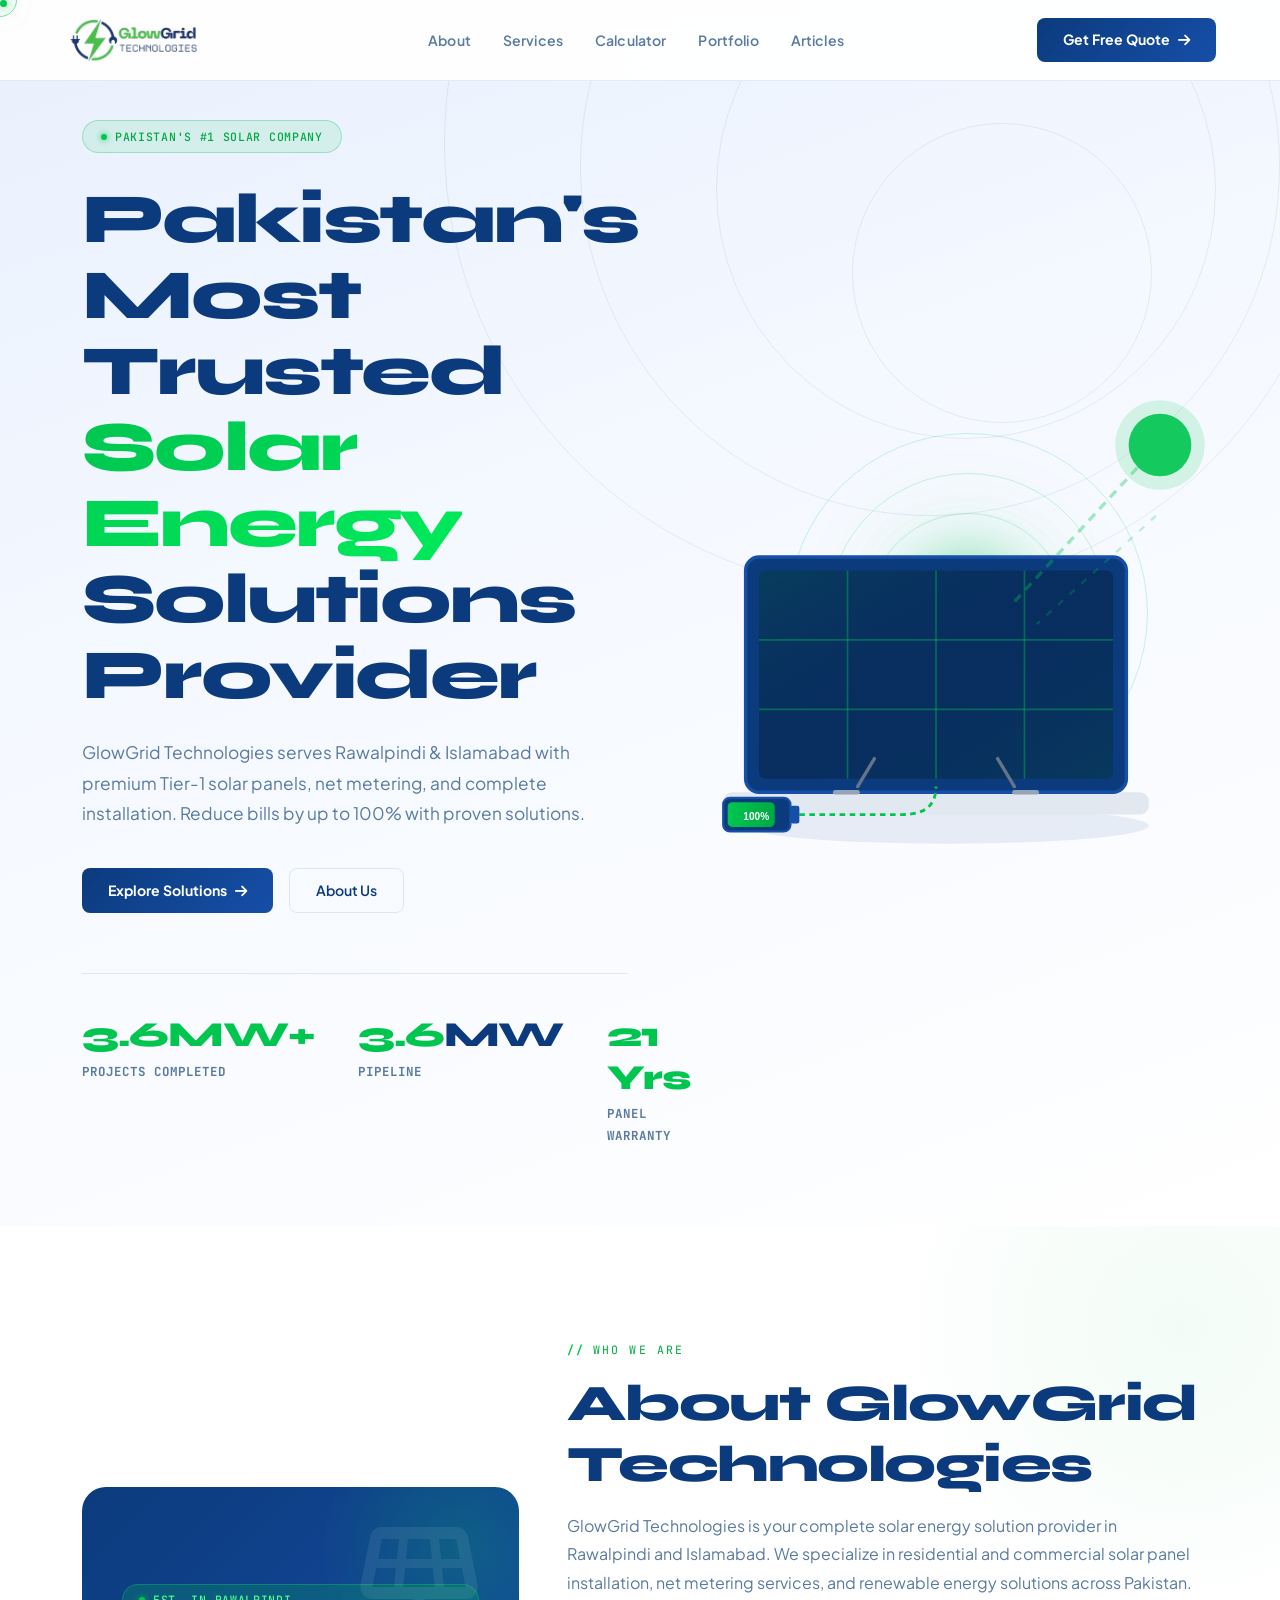
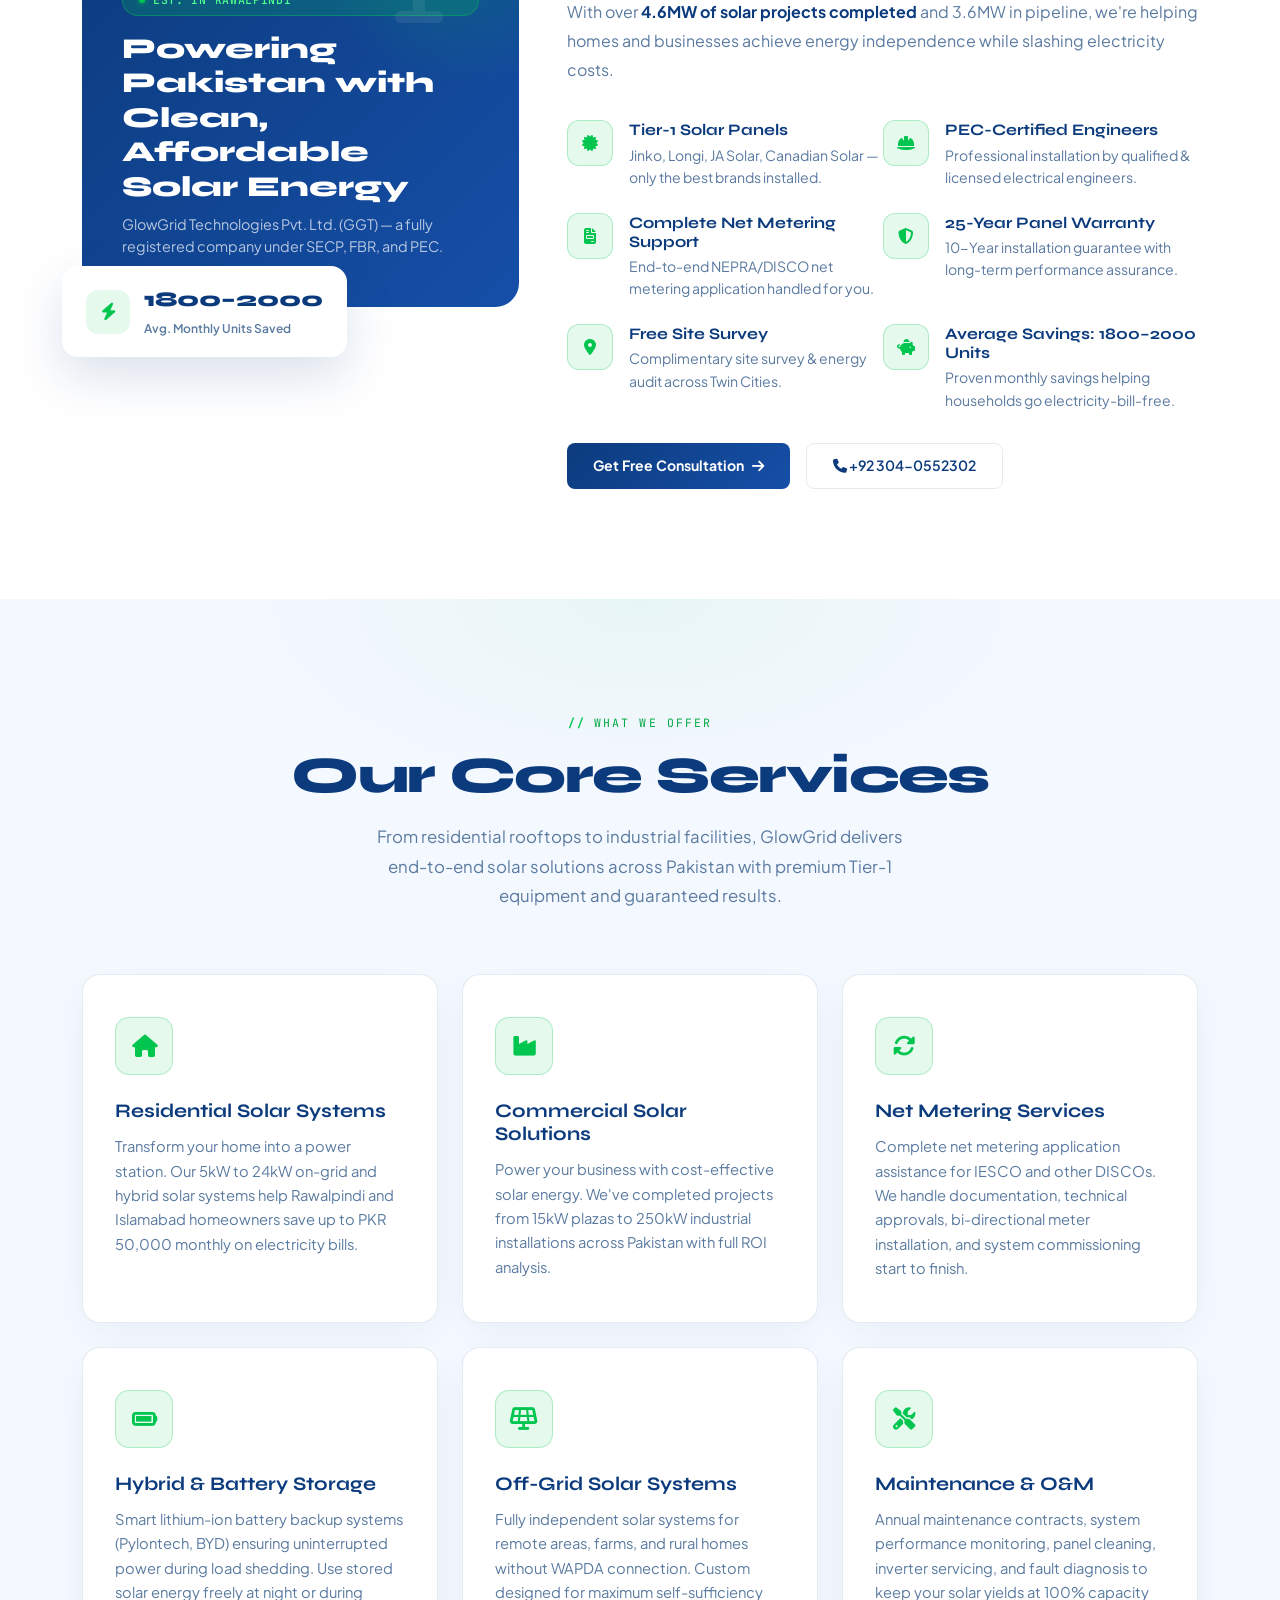
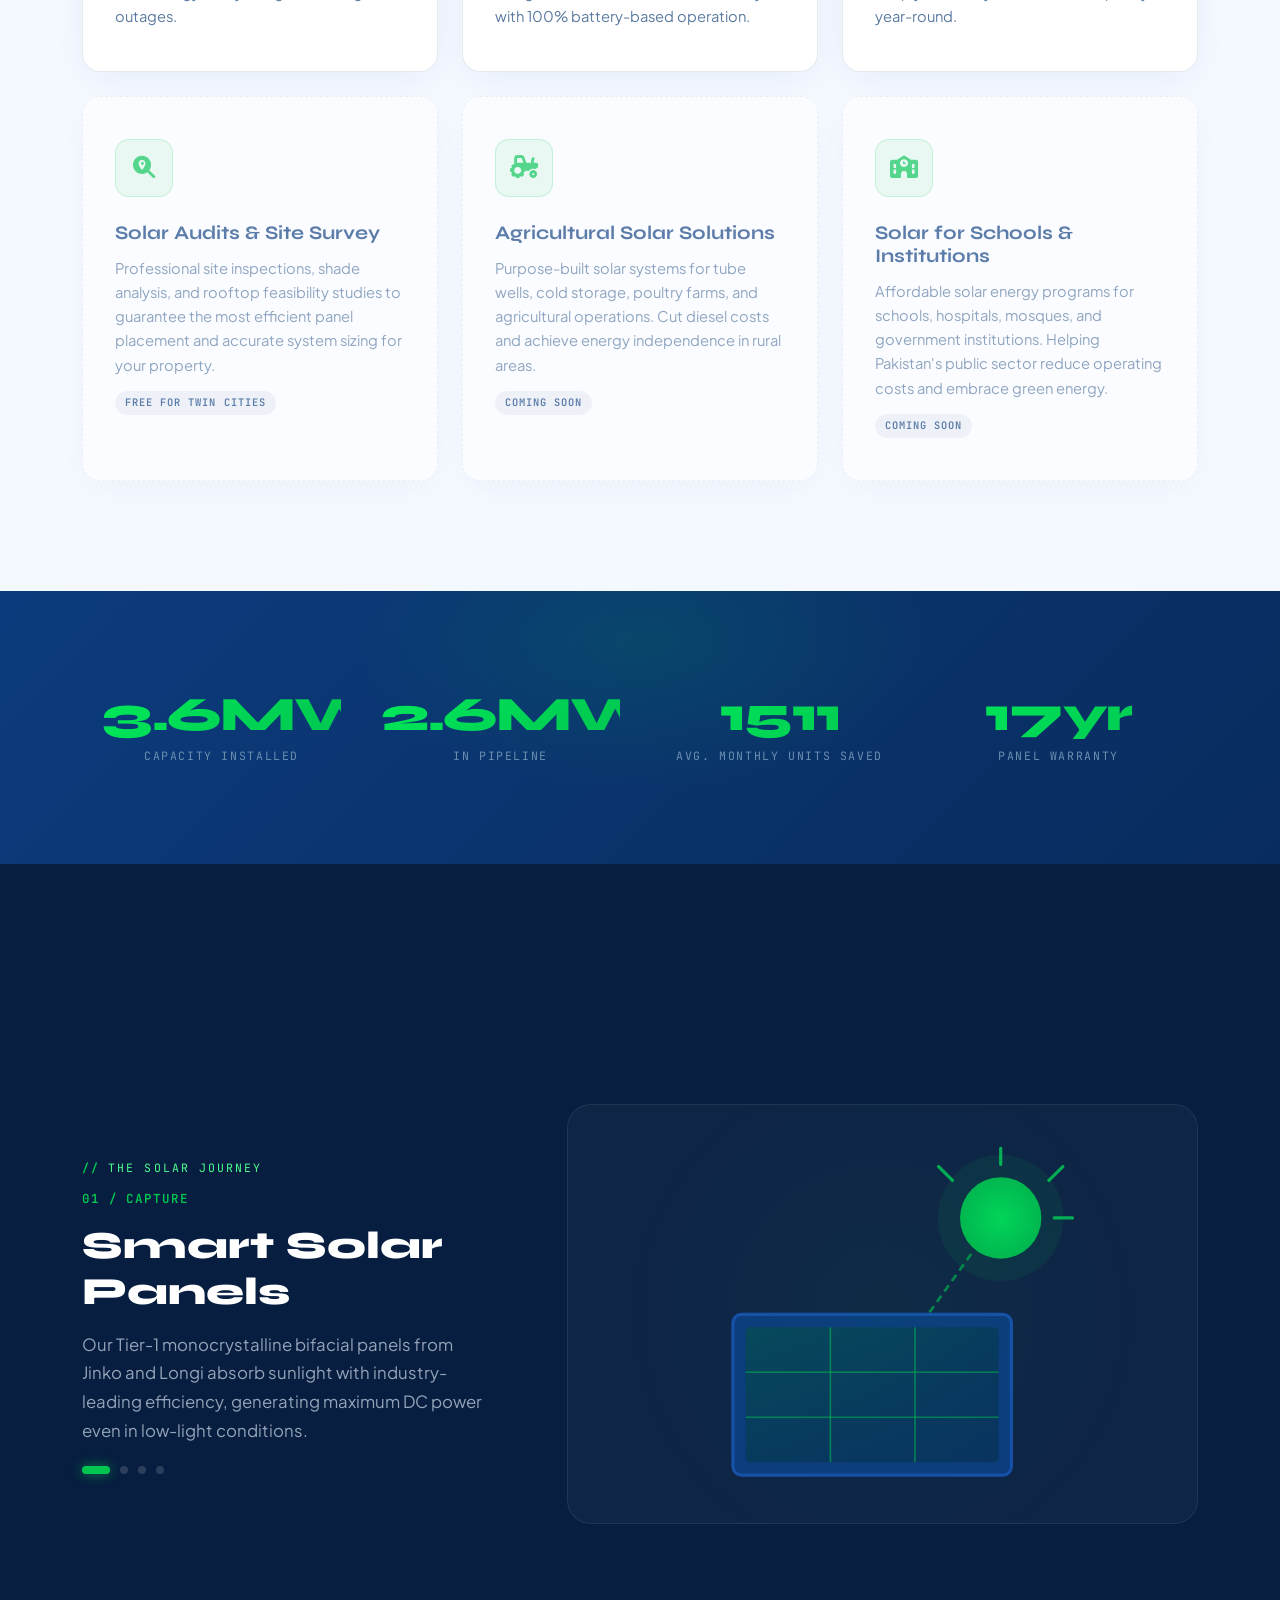
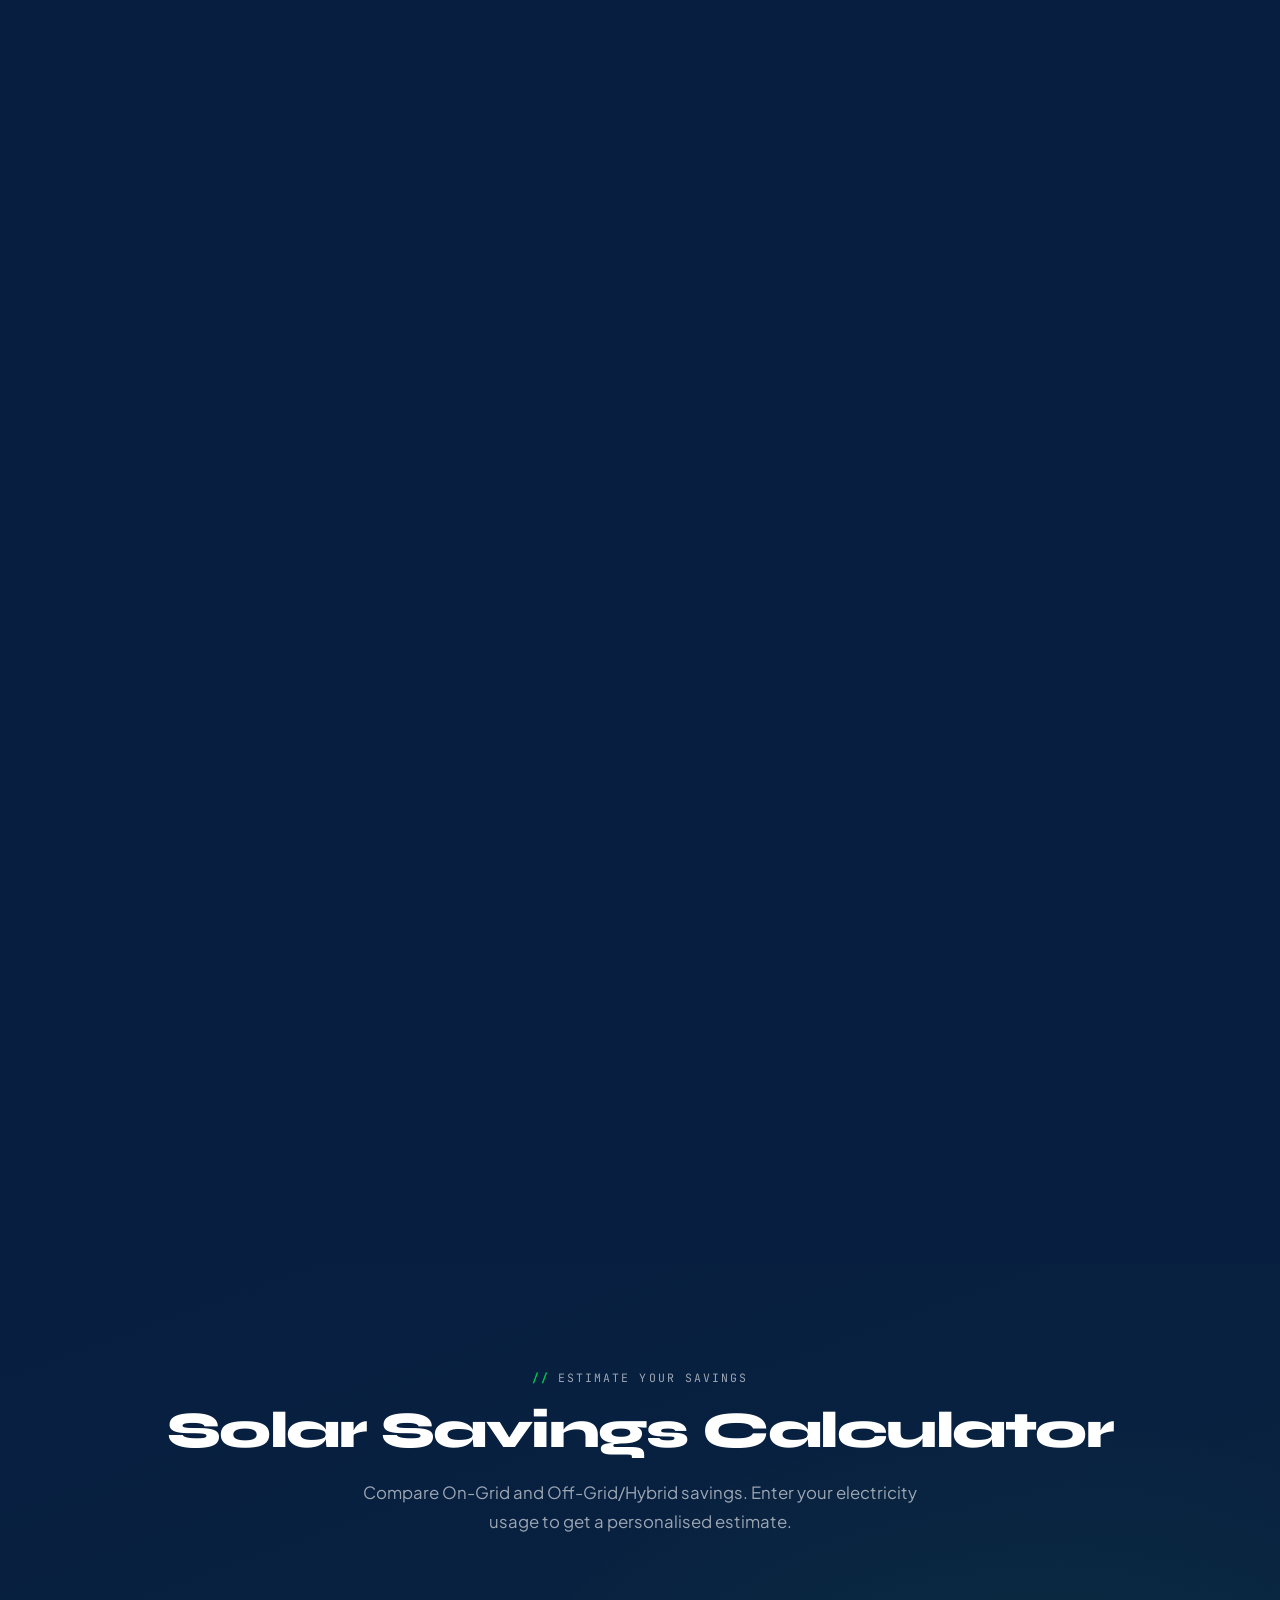
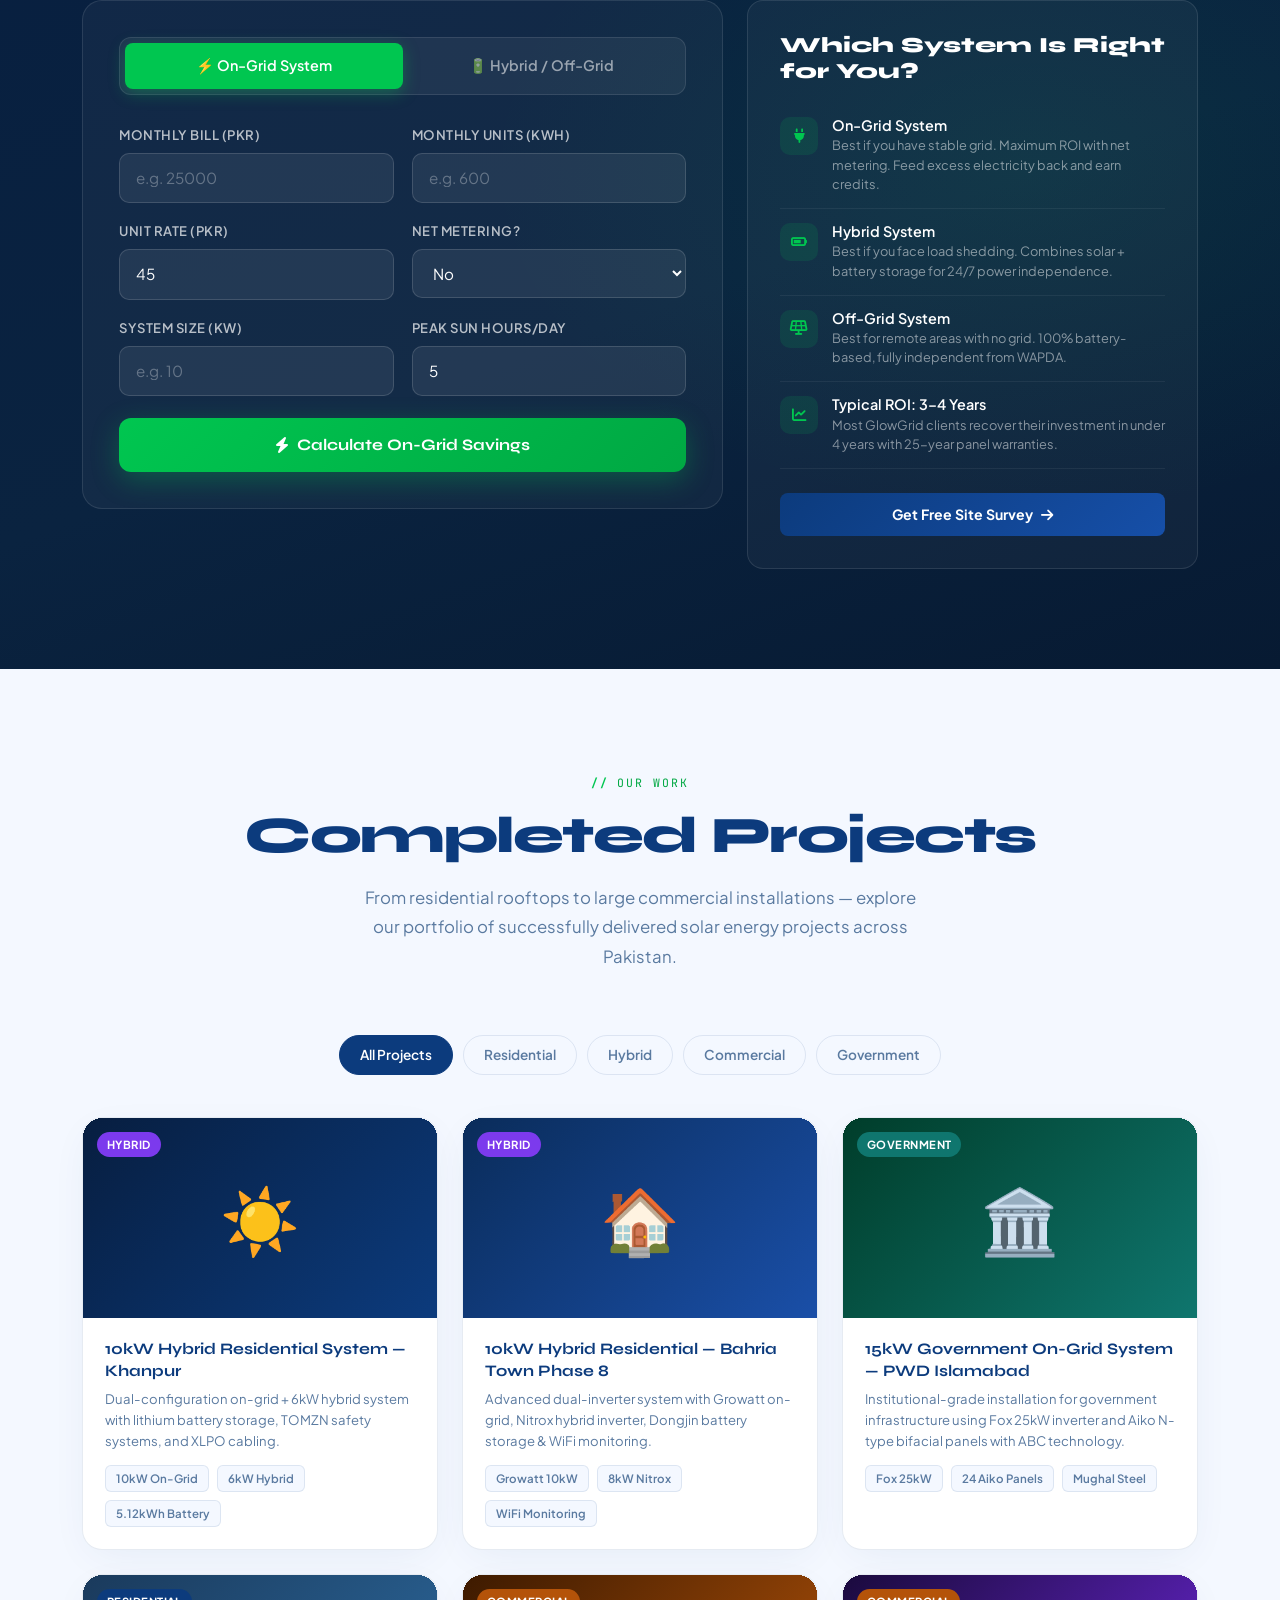
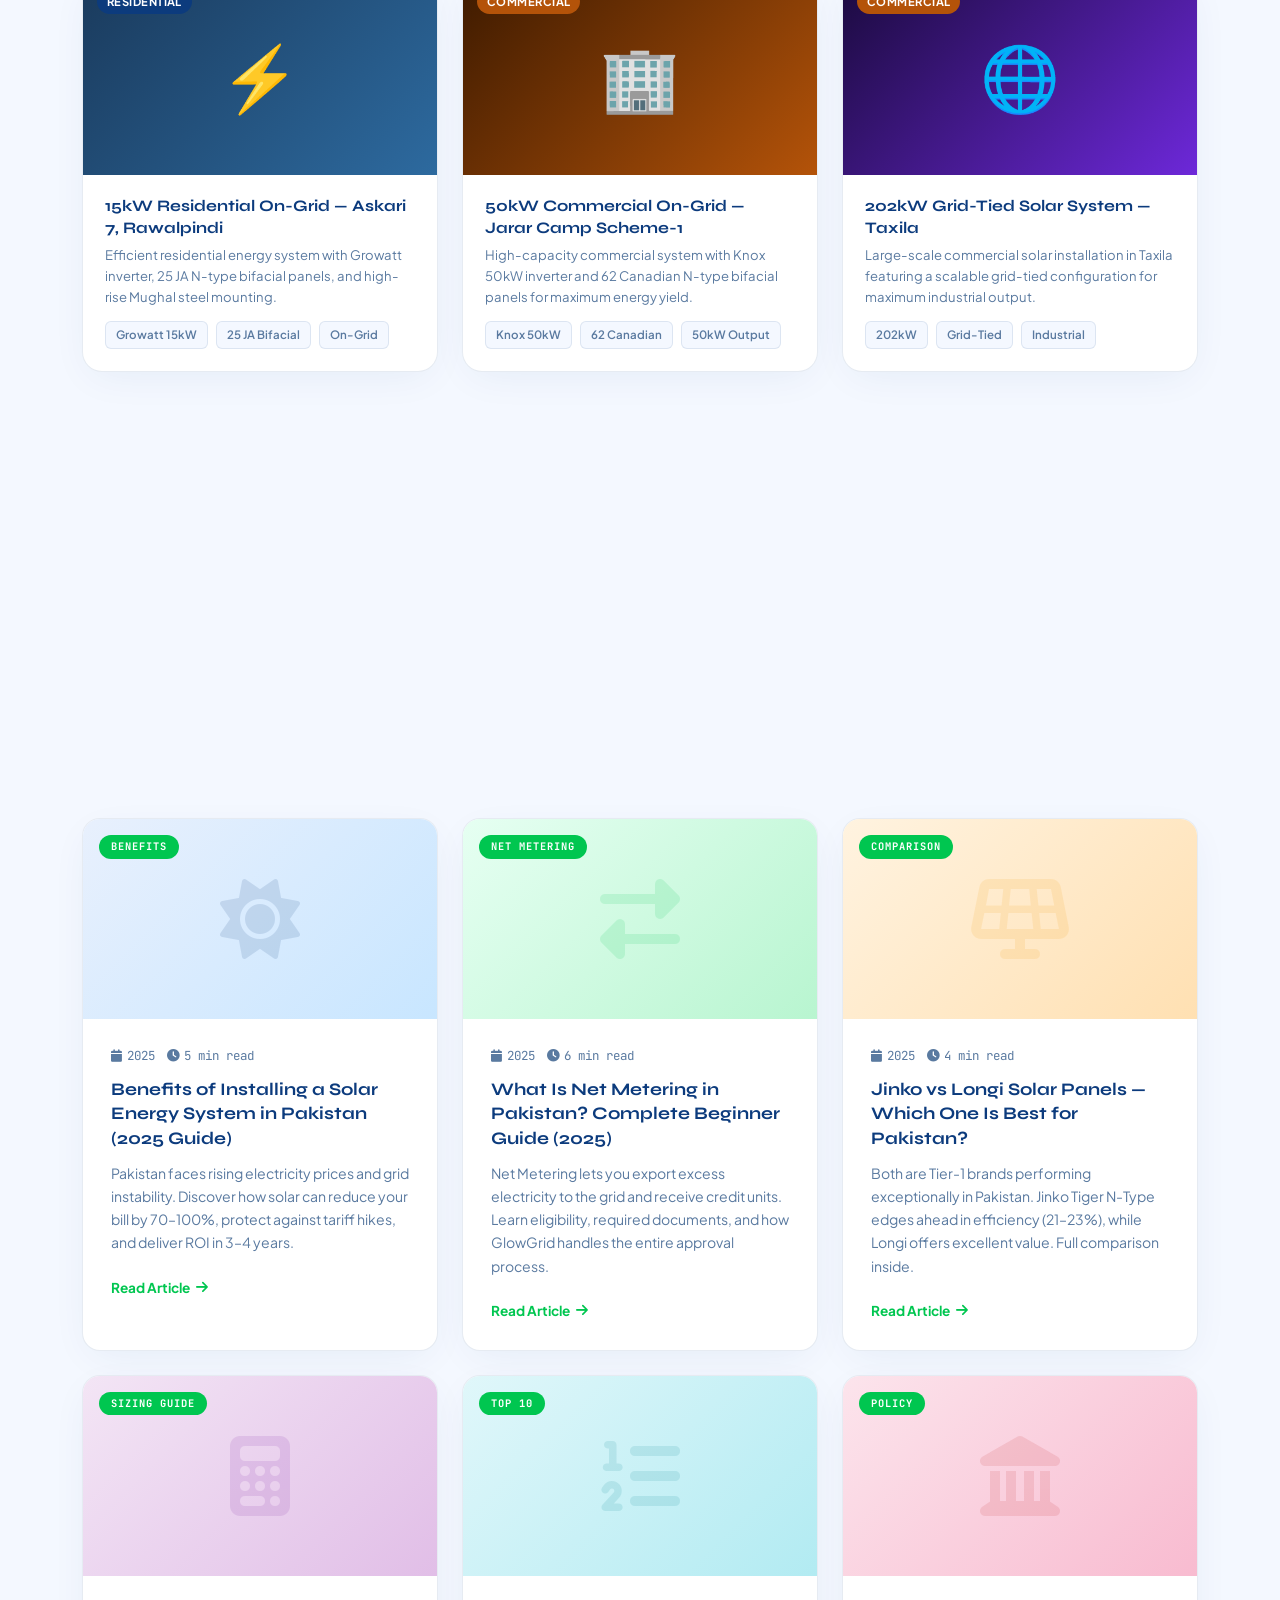
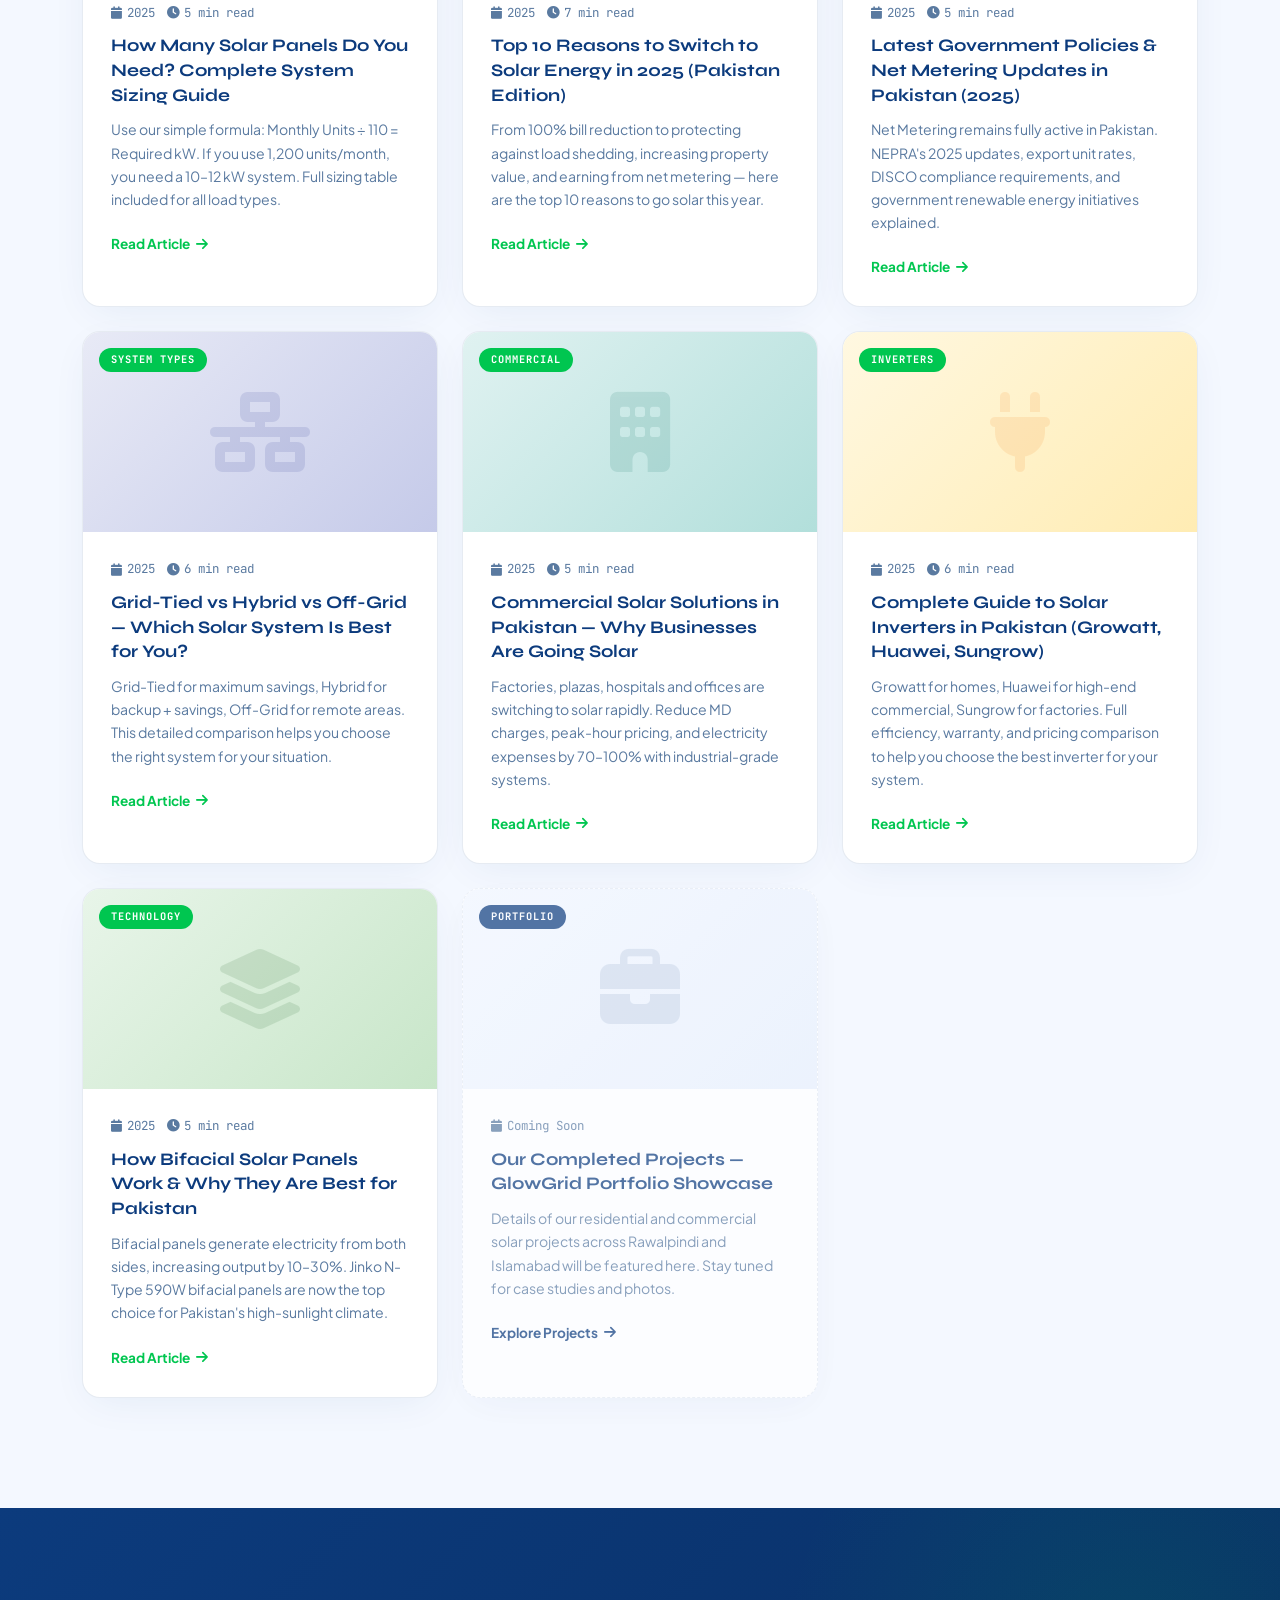
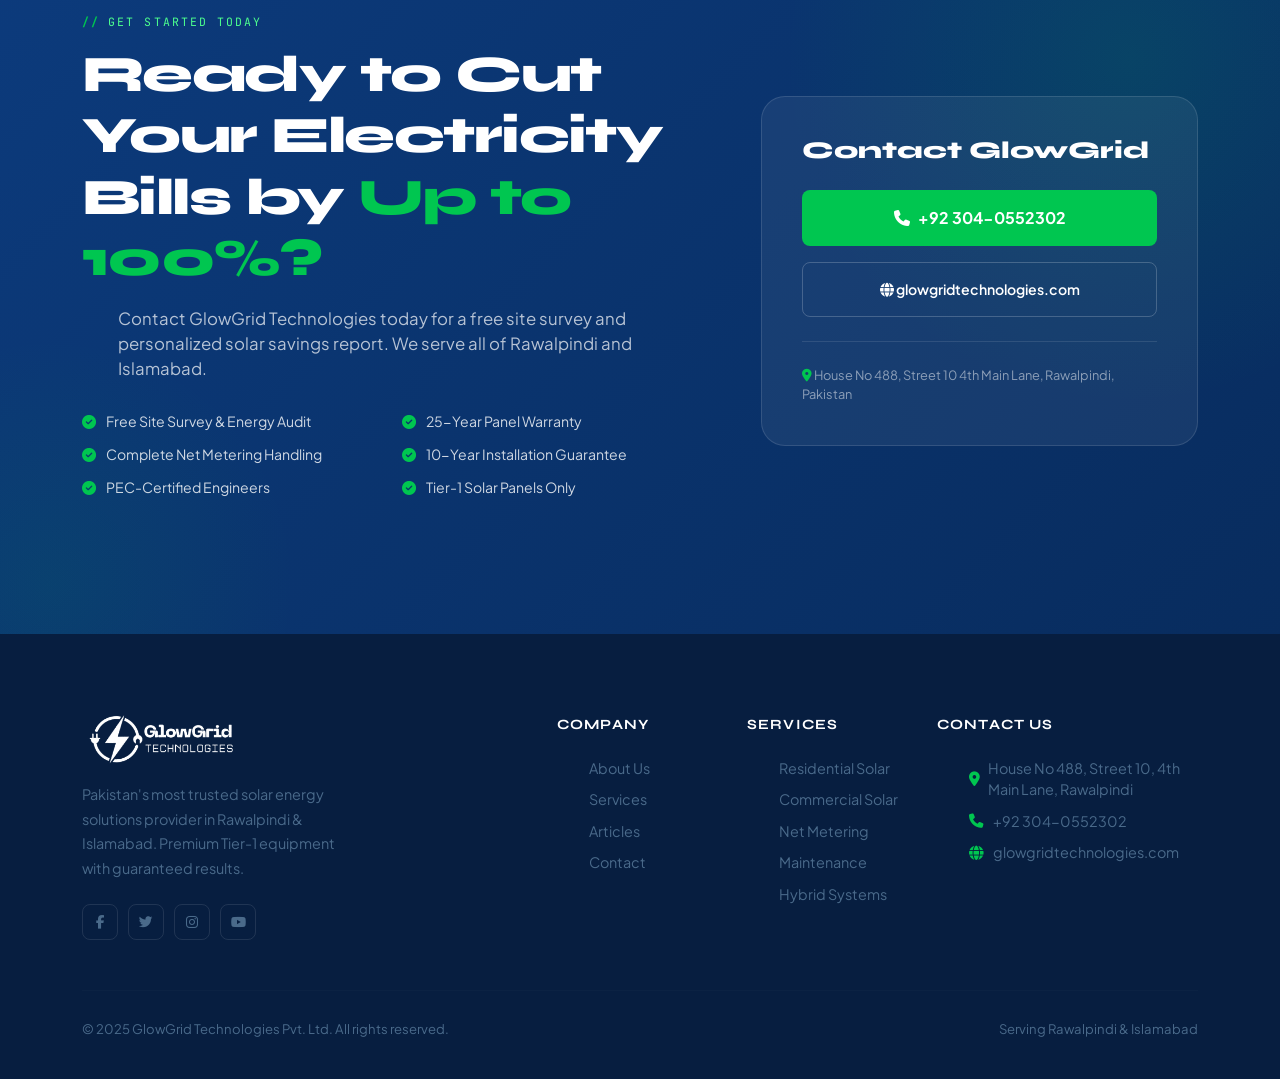
<file: index.html>
<!DOCTYPE html>
<html lang="en">
<head>
<meta charset="UTF-8" />
<meta name="viewport" content="width=device-width, initial-scale=1.0" />
<title>GlowGrid Technologies | Pakistan's Most Trusted Solar Energy Provider</title>

<link href="https://cdnjs.cloudflare.com/ajax/libs/bootstrap/5.3.2/css/bootstrap.min.css" rel="stylesheet">
<link href="https://cdnjs.cloudflare.com/ajax/libs/font-awesome/6.5.0/css/all.min.css" rel="stylesheet">
<link href="https://fonts.googleapis.com/css2?family=Plus+Jakarta+Sans:wght@300;400;500;600;700;800&family=Syne:wght@400;500;600;700;800&family=JetBrains+Mono:wght@300;400;500&display=swap" rel="stylesheet">
<script src="https://cdnjs.cloudflare.com/ajax/libs/bootstrap/5.3.2/js/bootstrap.bundle.min.js"></script>

<style>
/* ==========================================================================
   DESIGN SYSTEM — GlowGrid Technologies
   ========================================================================== */
:root {
  --primary: #0C3B7D;
  --primary-light: #164fa8;
  --primary-dark: #082c5e;
  --accent: #00C650;
  --accent-hover: #00a843;
  --accent-light: rgba(0,198,80,0.10);
  --accent-glow: rgba(0,198,80,0.3);

  --bg-main: #ffffff;
  --bg-off: #f4f8ff;
  --bg-dark: #071e40;
  --bg-glass: rgba(255,255,255,0.92);

  --text-main: #0C3B7D;
  --text-body: #1a2e4a;
  --text-muted: #5a7aa0;

  --border-light: rgba(12,59,125,0.10);
  --border-accent: rgba(0,198,80,0.25);
  --shadow-soft: 0 10px 40px -10px rgba(12,59,125,0.08);
  --shadow-hover: 0 24px 50px -10px rgba(0,198,80,0.22);
  --shadow-blue: 0 24px 50px -10px rgba(12,59,125,0.2);
}

*, *::before, *::after { margin:0; padding:0; box-sizing:border-box; }
html { scroll-behavior: smooth; }

body {
  background: var(--bg-main);
  color: var(--text-body);
  font-family: 'Plus Jakarta Sans', sans-serif;
  overflow-x: hidden;
  -webkit-font-smoothing: antialiased;
  cursor: none;
}

/* ==========================================================================
   CUSTOM CURSOR
   ========================================================================== */
.cursor-dot {
  width: 7px; height: 7px;
  background: var(--accent);
  border-radius: 50%;
  position: fixed; top:0; left:0;
  pointer-events: none; z-index: 99999;
  transition: transform 0.1s ease;
  box-shadow: 0 0 12px var(--accent), 0 0 24px rgba(0,198,80,0.5);
}
.cursor-ring {
  width: 34px; height: 34px;
  border: 1.5px solid rgba(0,198,80,0.5);
  border-radius: 50%;
  position: fixed; top:0; left:0;
  pointer-events: none; z-index: 99998;
  transition: all 0.12s ease;
}
.cursor-dot.hover { transform: scale(2.5); }
.cursor-ring.hover { transform: scale(1.6); border-color: rgba(0,198,80,0.9); }

/* ==========================================================================
   SOLAR CANVAS BACKGROUND
   ========================================================================== */
#solarCanvas {
  position: fixed; inset: 0;
  z-index: 0;
  pointer-events: none;
  opacity: 0.4;
}

/* ==========================================================================
   NAVBAR
   ========================================================================== */
.navbar-glow {
  position: fixed; top:0; left:0; right:0;
  z-index: 1000;
  padding: 18px 5%;
  display: flex; align-items: center; justify-content: space-between;
  background: var(--bg-glass);
  backdrop-filter: blur(20px);
  -webkit-backdrop-filter: blur(20px);
  border-bottom: 1px solid var(--border-light);
  transition: all 0.3s ease;
}
.navbar-glow.scrolled {
  padding: 10px 5%;
  box-shadow: 0 4px 30px rgba(12,59,125,0.10);
  border-bottom-color: var(--border-accent);
}

.nav-logo {
  display: flex; align-items: center; gap: 10px;
  text-decoration: none; color: var(--primary);
  font-family: 'Syne', sans-serif;
  font-weight: 800; font-size: 1.35rem; letter-spacing: -0.03em;
}
.nav-logo-icon {
  width: 36px; height: 36px;
  background: linear-gradient(135deg, var(--primary), var(--primary-light));
  border-radius: 10px;
  display: flex; align-items: center; justify-content: center;
  font-size: 1rem; color: white;
  box-shadow: 0 4px 15px rgba(12,59,125,0.35);
  animation: sunPulse 3s ease-in-out infinite;
}
@keyframes sunPulse {
  0%,100% { box-shadow: 0 4px 15px rgba(12,59,125,0.35); }
  50% { box-shadow: 0 4px 30px rgba(0,198,80,0.5), 0 0 60px rgba(0,198,80,0.15); }
}

.nav-links { display: none; gap: 32px; list-style: none; margin:0; align-items: center; }
@media(min-width:992px) { .nav-links { display: flex; } }
.nav-links a {
  text-decoration: none; color: var(--text-muted);
  font-weight: 600; font-size: 0.88rem; letter-spacing: 0.01em;
  position: relative; transition: color 0.3s; cursor: none;
}
.nav-links a::after {
  content: ''; position: absolute; bottom: -4px; left: 0;
  width: 0; height: 2px;
  background: linear-gradient(90deg, var(--accent), #00e85a);
  transition: width 0.3s; border-radius: 2px;
}
.nav-links a:hover { color: var(--primary); }
.nav-links a:hover::after { width: 100%; }

.btn-premium {
  background: linear-gradient(135deg, var(--primary), var(--primary-light));
  color: white;
  padding: 11px 26px; border-radius: 8px;
  font-weight: 700; font-size: 0.88rem;
  text-decoration: none; border: none;
  transition: all 0.35s;
  display: inline-flex; align-items: center; gap: 8px;
  position: relative; overflow: hidden; cursor: none;
  font-family: 'Plus Jakarta Sans', sans-serif;
}
.btn-premium::before {
  content: '';
  position: absolute; top:0; left:-100%; width:100%; height:100%;
  background: linear-gradient(90deg, transparent, rgba(0,198,80,0.25), transparent);
  transition: left 0.5s;
}
.btn-premium:hover::before { left: 100%; }
.btn-premium:hover {
  background: linear-gradient(135deg, var(--primary-dark), var(--primary));
  color: white;
  transform: translateY(-2px); box-shadow: var(--shadow-blue);
}
.btn-accent {
  background: var(--accent);
  color: white;
  padding: 11px 26px; border-radius: 8px;
  font-weight: 700; font-size: 0.88rem;
  text-decoration: none; border: none;
  transition: all 0.35s;
  display: inline-flex; align-items: center; gap: 8px;
  position: relative; overflow: hidden; cursor: none;
  font-family: 'Plus Jakarta Sans', sans-serif;
}
.btn-accent:hover {
  background: var(--accent-hover);
  color: white;
  transform: translateY(-2px); box-shadow: var(--shadow-hover);
}
.btn-outline-premium {
  background: transparent; color: var(--primary);
  border: 1.5px solid var(--border-light);
  padding: 11px 26px; border-radius: 8px;
  font-weight: 600; font-size: 0.88rem;
  text-decoration: none; transition: all 0.3s; cursor: none;
}
.btn-outline-premium:hover {
  border-color: var(--accent); color: var(--accent-hover);
  background: var(--accent-light); transform: translateY(-2px);
}

/* ==========================================================================
   HERO
   ========================================================================== */
.hero {
  position: relative; min-height: 100vh;
  display: flex; align-items: center;
  padding: 120px 0 80px;
  overflow: hidden;
  background: linear-gradient(160deg, #e8f0fd 0%, #f4f8ff 40%, #ffffff 100%);
  z-index: 2;
}

.hero-geo {
  position: absolute; inset: 0; overflow: hidden; pointer-events: none;
}
.geo-ring {
  position: absolute; border-radius: 50%;
  border: 1px solid rgba(12,59,125,0.08);
  animation: geoExpand 6s ease-out infinite;
}
.geo-ring:nth-child(1) { width: 300px; height: 300px; top: 10%; right: 10%; animation-delay: 0s; }
.geo-ring:nth-child(2) { width: 500px; height: 500px; top: -5%; right: 5%; animation-delay: 1s; }
.geo-ring:nth-child(3) { width: 700px; height: 700px; top: -15%; right: 0%; animation-delay: 2s; }
.geo-ring:nth-child(4) { width: 900px; height: 900px; top: -25%; right: -5%; animation-delay: 3s; }
@keyframes geoExpand {
  0%,100% { opacity: 0.6; transform: scale(1); }
  50% { opacity: 1; transform: scale(1.04); }
}

.sun-burst {
  position: absolute; right: 8%; top: 50%; transform: translateY(-50%);
  width: 420px; height: 420px;
  pointer-events: none;
}
.sun-core {
  position: absolute; top: 50%; left: 50%;
  transform: translate(-50%, -50%);
  width: 100px; height: 100px;
  background: radial-gradient(circle, #00e85a, #00C650);
  border-radius: 50%;
  box-shadow: 0 0 60px rgba(0,198,80,0.6), 0 0 120px rgba(0,198,80,0.3);
  animation: sunCorePulse 3s ease-in-out infinite;
}
@keyframes sunCorePulse {
  0%,100% { box-shadow: 0 0 60px rgba(0,198,80,0.6), 0 0 120px rgba(0,198,80,0.3); }
  50% { box-shadow: 0 0 80px rgba(0,198,80,0.9), 0 0 160px rgba(0,198,80,0.5); }
}
.sun-ray {
  position: absolute; top: 50%; left: 50%;
  width: 3px; border-radius: 2px;
  background: linear-gradient(180deg, rgba(0,198,80,0.8), transparent);
  transform-origin: bottom center;
  animation: rayRotate 12s linear infinite;
}
@keyframes rayRotate { from { transform: rotate(0deg) translateY(-60%) scaleY(1); } to { transform: rotate(360deg) translateY(-60%) scaleY(1); } }
.sun-halo {
  position: absolute; top: 50%; left: 50%; transform: translate(-50%, -50%);
  border-radius: 50%; border: 1px solid rgba(0,198,80,0.2);
  animation: haloBreath 4s ease-in-out infinite;
}
@keyframes haloBreath {
  0%,100% { opacity: 0.3; transform: translate(-50%, -50%) scale(1); }
  50% { opacity: 0.7; transform: translate(-50%, -50%) scale(1.06); }
}

.hero-panel-container {
  position: absolute; right: 5%; top: 50%; transform: translateY(-50%);
  width: 45%; max-width: 560px;
  animation: panelFloat 6s ease-in-out infinite;
}
@keyframes panelFloat {
  0%,100% { transform: translateY(-50%) translateX(0); }
  50% { transform: translateY(-52%) translateX(-8px); }
}

.hero-content { position: relative; z-index: 3; }

.hero-badge {
  display: inline-flex; align-items: center; gap: 8px;
  background: rgba(0,198,80,0.1);
  border: 1px solid rgba(0,198,80,0.3);
  color: var(--accent-hover);
  padding: 7px 18px; border-radius: 100px;
  font-family: 'JetBrains Mono', monospace;
  font-size: 0.72rem; font-weight: 500; letter-spacing: 0.06em;
  text-transform: uppercase; margin-bottom: 28px;
  animation: fadeUp 0.8s ease both;
}
.badge-pulse {
  width: 6px; height: 6px; background: var(--accent);
  border-radius: 50%;
  animation: badgeBlink 1.5s step-end infinite;
  box-shadow: 0 0 6px var(--accent);
}
@keyframes badgeBlink { 0%,100%{opacity:1} 50%{opacity:0} }

.hero h1 {
  font-family: 'Syne', sans-serif;
  font-size: clamp(2.8rem, 5.5vw, 4.8rem);
  line-height: 1.08; margin-bottom: 24px;
  font-weight: 800; letter-spacing: -0.03em;
  color: var(--primary);
  animation: fadeUp 0.8s ease 0.1s both;
}
.hero h1 .accent-word {
  background: linear-gradient(135deg, var(--accent), #00e85a 50%, var(--accent-hover));
  -webkit-background-clip: text; -webkit-text-fill-color: transparent;
  background-clip: text;
  background-size: 200%;
  animation: textGradient 4s ease infinite, fadeUp 0.8s ease 0.2s both;
}
@keyframes textGradient {
  0%,100% { background-position: 0% 50%; }
  50% { background-position: 100% 50%; }
}

.hero p {
  font-size: 1.08rem; color: var(--text-muted);
  line-height: 1.75; margin-bottom: 40px; max-width: 580px;
  font-weight: 400;
  animation: fadeUp 0.8s ease 0.25s both;
}

.hero-actions { animation: fadeUp 0.8s ease 0.35s both; }

.hero-stats {
  display: flex; gap: 44px;
  margin-top: 60px; padding-top: 40px;
  border-top: 1px solid var(--border-light);
  animation: fadeUp 0.8s ease 0.45s both;
}
.stat-box h3 {
  font-family: 'Syne', sans-serif;
  font-size: 2.2rem; color: var(--primary);
  margin-bottom: 4px; font-weight: 800; letter-spacing: -0.03em;
}
.stat-box h3 span { color: var(--accent); }
.stat-box p {
  font-size: 0.78rem; color: var(--text-muted);
  text-transform: uppercase; font-weight: 700;
  letter-spacing: 0.08em; margin: 0;
  font-family: 'JetBrains Mono', monospace;
}

/* ==========================================================================
   FLOATING PARTICLES
   ========================================================================== */
.particles-hero {
  position: absolute; inset: 0; pointer-events: none; overflow: hidden;
}
.p-dot {
  position: absolute;
  border-radius: 50%;
  animation: particleRise linear infinite;
  opacity: 0;
}
@keyframes particleRise {
  0% { transform: translateY(100%) translateX(0); opacity: 0; }
  10% { opacity: 1; }
  90% { opacity: 0.7; }
  100% { transform: translateY(-80px) translateX(calc(var(--drift,0) * 1px)); opacity: 0; }
}

/* ==========================================================================
   SECTION SHARED
   ========================================================================== */
.section-padding { padding: 110px 0; }

.section-label {
  display: inline-flex; align-items: center; gap: 8px;
  font-family: 'JetBrains Mono', monospace;
  font-size: 0.72rem; color: var(--accent-hover);
  letter-spacing: 0.18em; text-transform: uppercase;
  margin-bottom: 14px;
}
.section-label::before { content: '//'; color: var(--accent); font-weight: 700; }

.section-title {
  font-family: 'Syne', sans-serif;
  font-size: clamp(2rem, 4vw, 3.2rem);
  margin-bottom: 16px; font-weight: 800; letter-spacing: -0.03em;
  color: var(--primary);
}
.section-subtitle {
  color: var(--text-muted); font-size: 1.05rem;
  max-width: 560px; margin: 0 auto 64px; line-height: 1.75;
}

/* ==========================================================================
   ABOUT US SECTION
   ========================================================================== */
.about-section {
  background: var(--bg-main);
  position: relative; overflow: hidden;
}
.about-section::before {
  content: '';
  position: absolute; top: -200px; right: -200px;
  width: 600px; height: 600px;
  background: radial-gradient(circle, rgba(0,198,80,0.05) 0%, transparent 70%);
  pointer-events: none;
}

.about-img-wrap {
  position: relative;
}
.about-img-card {
  background: linear-gradient(135deg, var(--primary) 0%, var(--primary-light) 100%);
  border-radius: 24px;
  padding: 50px 40px;
  color: white;
  position: relative; overflow: hidden;
  min-height: 420px;
  display: flex; flex-direction: column; justify-content: flex-end;
}
.about-img-card::before {
  content: '';
  position: absolute; top: -80px; right: -80px;
  width: 280px; height: 280px;
  background: radial-gradient(circle, rgba(0,198,80,0.2) 0%, transparent 70%);
}
.about-img-card .big-icon {
  position: absolute; top: 40px; right: 40px;
  font-size: 6rem; color: rgba(255,255,255,0.08);
}
.about-badge {
  display: inline-flex; align-items: center; gap: 8px;
  background: rgba(0,198,80,0.2);
  border: 1px solid rgba(0,198,80,0.4);
  color: #4dff8e;
  padding: 6px 16px; border-radius: 100px;
  font-family: 'JetBrains Mono', monospace;
  font-size: 0.72rem; font-weight: 500; letter-spacing: 0.06em;
  text-transform: uppercase; margin-bottom: 16px;
}
.about-img-card h3 {
  font-family: 'Syne', sans-serif;
  font-size: 1.8rem; font-weight: 800; margin-bottom: 10px;
}
.about-img-card p { color: rgba(255,255,255,0.7); font-size: 0.9rem; margin: 0; }

.about-float-stat {
  position: absolute; bottom: -20px; left: -20px;
  background: white;
  border-radius: 16px;
  padding: 18px 24px;
  box-shadow: 0 20px 50px rgba(12,59,125,0.15);
  display: flex; align-items: center; gap: 14px;
}
.about-float-stat .stat-icon {
  width: 44px; height: 44px;
  background: var(--accent-light);
  border-radius: 12px;
  display: flex; align-items: center; justify-content: center;
  color: var(--accent); font-size: 1.1rem;
}
.about-float-stat strong {
  display: block; font-family: 'Syne', sans-serif;
  font-size: 1.3rem; font-weight: 800; color: var(--primary);
}
.about-float-stat span { font-size: 0.75rem; color: var(--text-muted); font-weight: 600; }

.why-item {
  display: flex; gap: 16px; align-items: flex-start; margin-bottom: 24px;
}
.why-icon {
  width: 46px; height: 46px; flex-shrink: 0;
  background: var(--accent-light);
  border: 1px solid var(--border-accent);
  border-radius: 12px;
  display: flex; align-items: center; justify-content: center;
  color: var(--accent); font-size: 1rem;
  transition: all 0.3s;
}
.why-item:hover .why-icon {
  background: var(--accent);
  color: white;
  box-shadow: 0 8px 25px rgba(0,198,80,0.35);
}
.why-item h5 {
  font-family: 'Syne', sans-serif;
  font-size: 1rem; font-weight: 700; color: var(--primary);
  margin-bottom: 4px;
}
.why-item p { color: var(--text-muted); font-size: 0.88rem; line-height: 1.6; margin: 0; }

/* ==========================================================================
   SERVICES
   ========================================================================== */
.services-section { background: var(--bg-off); position: relative; overflow: hidden; }

.services-section::before {
  content: '';
  position: absolute; top: -200px; left: 50%; transform: translateX(-50%);
  width: 800px; height: 400px;
  background: radial-gradient(ellipse, rgba(0,198,80,0.05) 0%, transparent 70%);
  pointer-events: none;
  animation: shimmerDrift 8s ease-in-out infinite;
}
@keyframes shimmerDrift {
  0%,100% { transform: translateX(-50%) translateY(0); }
  50% { transform: translateX(-50%) translateY(40px); }
}

.service-card {
  background: var(--bg-main);
  border: 1px solid var(--border-light);
  border-radius: 18px;
  padding: 42px 32px;
  height: 100%;
  transition: all 0.45s cubic-bezier(0.16,1,0.3,1);
  box-shadow: var(--shadow-soft);
  position: relative; overflow: hidden; cursor: none;
}
.service-card::before {
  content: '';
  position: absolute; top:0; left:0; right:0;
  height: 3px;
  background: linear-gradient(90deg, var(--accent), #00e85a);
  transform: scaleX(0); transform-origin: left;
  transition: transform 0.4s ease;
}
.service-card:hover::before { transform: scaleX(1); }
.service-card::after {
  content: '';
  position: absolute; inset: 0;
  background: radial-gradient(circle at var(--mx,50%) var(--my,50%), rgba(0,198,80,0.04) 0%, transparent 60%);
  opacity: 0; transition: opacity 0.4s;
}
.service-card:hover {
  transform: translateY(-10px);
  border-color: var(--border-accent);
  box-shadow: var(--shadow-hover);
}
.service-card:hover::after { opacity: 1; }

.service-card.placeholder-card {
  opacity: 0.65;
  border-style: dashed;
}
.service-card.placeholder-card:hover { opacity: 1; }

.service-icon {
  width: 58px; height: 58px;
  background: var(--accent-light);
  border: 1px solid var(--border-accent);
  border-radius: 14px;
  display: flex; align-items: center; justify-content: center;
  font-size: 1.4rem; color: var(--accent);
  margin-bottom: 24px;
  transition: all 0.3s;
}
.service-card:hover .service-icon {
  background: var(--accent);
  color: white;
  box-shadow: 0 8px 30px rgba(0,198,80,0.4);
  border-color: var(--accent);
  transform: rotate(-5deg) scale(1.1);
}
.service-card h4 {
  font-family: 'Syne', sans-serif;
  font-size: 1.2rem; margin-bottom: 12px; font-weight: 700; color: var(--primary);
}
.service-card p { color: var(--text-muted); font-size: 0.92rem; line-height: 1.65; margin-bottom: 0; }
.coming-soon-tag {
  display: inline-block;
  background: rgba(12,59,125,0.08);
  color: var(--primary);
  font-family: 'JetBrains Mono', monospace;
  font-size: 0.65rem;
  font-weight: 600;
  letter-spacing: 0.1em;
  text-transform: uppercase;
  padding: 4px 10px;
  border-radius: 100px;
  margin-top: 14px;
}

/* ==========================================================================
   PROCESS SCROLL SECTION (DARK)
   ========================================================================== */
.solar-process-section {
  background: var(--bg-dark);
  position: relative; z-index: 2;
}
.solar-track { height: 400vh; position: relative; }
.solar-sticky {
  position: sticky; top: 0;
  height: 100vh;
  display: flex; align-items: center;
  padding: 80px 0;
}
.process-text-container { position: relative; height: 240px; }
.process-step {
  position: absolute; inset: 0;
  opacity: 0; transform: translateY(20px);
  transition: all 0.6s cubic-bezier(0.16,1,0.3,1);
}
.process-step.active { opacity: 1; transform: translateY(0); }
.step-num {
  font-family: 'JetBrains Mono', monospace;
  color: var(--accent); font-weight: 600; font-size: 0.78rem;
  letter-spacing: 0.15em; text-transform: uppercase;
  margin-bottom: 14px; display: block;
}
.process-step h3 {
  font-family: 'Syne', sans-serif;
  font-size: clamp(1.8rem, 3vw, 2.6rem);
  color: white; margin-bottom: 16px; font-weight: 800;
}
.process-step p { color: #94a3b8; font-size: 1.05rem; line-height: 1.7; max-width: 400px; }

.step-dots { display: flex; gap: 10px; margin-top: 36px; }
.step-dot {
  width: 8px; height: 8px; border-radius: 100px;
  background: rgba(255,255,255,0.15);
  transition: all 0.4s;
}
.step-dot.active {
  background: var(--accent);
  width: 28px;
  box-shadow: 0 0 12px rgba(0,198,80,0.6);
}

.process-visual-container {
  position: relative; width: 100%; height: 420px;
  background: rgba(255,255,255,0.03);
  border: 1px solid rgba(255,255,255,0.08);
  border-radius: 24px;
  display: flex; align-items: center; justify-content: center;
  overflow: hidden;
}
.process-visual-container::after {
  content: '';
  position: absolute; inset: 0;
  background: radial-gradient(circle at 50% 50%, rgba(0,198,80,0.04), transparent 70%);
}
.solar-svg {
  position: absolute; width: 82%; height: 82%;
  opacity: 0; transform: scale(0.92) translateY(10px);
  transition: all 0.65s cubic-bezier(0.16,1,0.3,1);
}
.solar-svg.active { opacity: 1; transform: scale(1) translateY(0); }

/* ==========================================================================
   STATS BAND
   ========================================================================== */
.stats-band {
  background: linear-gradient(135deg, var(--primary) 0%, var(--primary-dark) 100%);
  padding: 80px 0;
  position: relative; overflow: hidden; z-index: 2;
}
.stats-band::before {
  content: '';
  position: absolute; top: -100px; left: 50%; transform: translateX(-50%);
  width: 600px; height: 300px;
  background: radial-gradient(ellipse, rgba(0,198,80,0.12) 0%, transparent 70%);
  pointer-events: none;
}
.stats-band-item {
  text-align: center; padding: 20px;
  border-right: 1px solid rgba(255,255,255,0.08);
}
.stats-band-item:last-child { border-right: none; }
.stats-band-num {
  font-family: 'Syne', sans-serif;
  font-size: 3rem; font-weight: 800;
  background: linear-gradient(135deg, #00e85a, var(--accent));
  -webkit-background-clip: text; -webkit-text-fill-color: transparent;
  background-clip: text; letter-spacing: -0.03em;
  line-height: 1; margin-bottom: 8px;
}
.stats-band-label {
  font-family: 'JetBrains Mono', monospace;
  font-size: 0.72rem; color: #6a8faf;
  text-transform: uppercase; letter-spacing: 0.14em;
}

/* ==========================================================================
   BLOG / ARTICLES
   ========================================================================== */
.blog-section { background: var(--bg-off); position: relative; overflow: hidden; }

.blog-card {
  background: var(--bg-main);
  border: 1px solid var(--border-light);
  border-radius: 18px;
  overflow: hidden;
  height: 100%;
  transition: all 0.4s cubic-bezier(0.16,1,0.3,1);
  box-shadow: var(--shadow-soft);
  cursor: none;
}
.blog-card:hover {
  transform: translateY(-8px);
  border-color: var(--border-accent);
  box-shadow: var(--shadow-hover);
}

.blog-thumb {
  height: 200px;
  position: relative; overflow: hidden;
  display: flex; align-items: center; justify-content: center;
}
.blog-thumb-inner {
  position: absolute; inset: 0;
  display: flex; align-items: center; justify-content: center;
  font-size: 5rem; opacity: 0.12;
  transition: transform 0.4s ease;
}
.blog-card:hover .blog-thumb-inner { transform: scale(1.12); }

.blog-category {
  position: absolute; top: 16px; left: 16px;
  background: var(--accent);
  color: white;
  padding: 4px 12px; border-radius: 100px;
  font-family: 'JetBrains Mono', monospace;
  font-size: 0.65rem; font-weight: 700;
  letter-spacing: 0.1em; text-transform: uppercase;
}

.blog-body { padding: 28px; }
.blog-meta {
  display: flex; align-items: center; gap: 12px;
  font-size: 0.78rem; color: var(--text-muted);
  margin-bottom: 12px;
  font-family: 'JetBrains Mono', monospace;
}
.blog-meta span { display: flex; align-items: center; gap: 5px; }
.blog-card h5 {
  font-family: 'Syne', sans-serif;
  font-size: 1.1rem; font-weight: 700; color: var(--primary);
  margin-bottom: 10px; line-height: 1.4;
}
.blog-card p { color: var(--text-muted); font-size: 0.88rem; line-height: 1.65; margin-bottom: 20px; }
.blog-read-more {
  display: inline-flex; align-items: center; gap: 6px;
  color: var(--accent); font-weight: 700; font-size: 0.85rem;
  text-decoration: none; transition: gap 0.3s;
  cursor: none;
}
.blog-card:hover .blog-read-more { gap: 10px; }

/* ==========================================================================
   CTA SECTION
   ========================================================================== */
.cta-section {
  background: linear-gradient(135deg, var(--primary) 0%, var(--primary-dark) 100%);
  padding: 100px 0;
  position: relative; overflow: hidden; z-index: 2;
}
.cta-section::before {
  content: '';
  position: absolute; top: -200px; right: -200px;
  width: 700px; height: 700px;
  background: radial-gradient(circle, rgba(0,198,80,0.12) 0%, transparent 70%);
  pointer-events: none;
}
.cta-section::after {
  content: '';
  position: absolute; bottom: -200px; left: -200px;
  width: 500px; height: 500px;
  background: radial-gradient(circle, rgba(0,198,80,0.08) 0%, transparent 70%);
  pointer-events: none;
}
.cta-section h2 {
  font-family: 'Syne', sans-serif;
  font-size: clamp(2rem, 4vw, 3.2rem);
  color: white; font-weight: 800; letter-spacing: -0.03em;
  margin-bottom: 16px;
}
.cta-section p { color: rgba(255,255,255,0.7); font-size: 1.05rem; max-width: 560px; margin: 0 auto 40px; }
.cta-feature {
  display: flex; align-items: center; gap: 10px;
  color: rgba(255,255,255,0.8); font-size: 0.88rem;
  margin-bottom: 12px;
}
.cta-feature i { color: var(--accent); }

/* ==========================================================================
   FOOTER
   ========================================================================== */
.footer {
  background: var(--bg-dark);
  padding: 80px 0 40px;
  position: relative; z-index: 2;
}
.footer-logo {
  font-family: 'Syne', sans-serif;
  font-size: 1.5rem; font-weight: 800; color: white;
  text-decoration: none; display: flex; align-items: center;
  gap: 10px; margin-bottom: 18px; cursor: none;
}
.footer-logo-icon {
  width: 32px; height: 32px;
  background: linear-gradient(135deg, var(--accent), #00e85a);
  border-radius: 8px;
  display: flex; align-items: center; justify-content: center;
  font-size: 0.9rem; color: white;
}
.footer p { color: #4a6a8a; font-size: 0.9rem; line-height: 1.7; max-width: 280px; }
.footer-title {
  font-family: 'Syne', sans-serif;
  font-size: 0.88rem; font-weight: 700; color: white;
  letter-spacing: 0.08em; text-transform: uppercase;
  margin-bottom: 22px;
}
.footer-links { list-style: none; }
.footer-links li { margin-bottom: 10px; }
.footer-links a {
  color: #4a6a8a; text-decoration: none; font-size: 0.9rem;
  transition: all 0.3s; display: flex; align-items: center; gap: 8px; cursor: none;
}
.footer-links a:hover { color: var(--accent); padding-left: 4px; }
.footer-links a i { width: 16px; color: var(--accent); }

.footer-divider { border: none; border-top: 1px solid rgba(255,255,255,0.06); margin: 50px 0 28px; }
.footer-bottom {
  display: flex; justify-content: space-between; align-items: center;
  color: #4a6a8a; font-size: 0.82rem;
}
.footer-socials { display: flex; gap: 10px; }
.social-btn {
  width: 36px; height: 36px;
  border: 1px solid rgba(255,255,255,0.1); border-radius: 8px;
  display: flex; align-items: center; justify-content: center;
  color: #4a6a8a; text-decoration: none; font-size: 0.85rem;
  transition: all 0.3s; cursor: none;
}
.social-btn:hover {
  border-color: var(--accent); color: var(--accent);
  background: rgba(0,198,80,0.1); transform: translateY(-3px);
}

/* ==========================================================================
   SCROLL REVEAL
   ========================================================================== */
.reveal {
  opacity: 0; transform: translateY(36px);
  transition: opacity 0.75s ease, transform 0.75s ease;
}
.reveal.visible { opacity: 1; transform: translateY(0); }
.delay-1 { transition-delay: 0.1s; }
.delay-2 { transition-delay: 0.2s; }
.delay-3 { transition-delay: 0.3s; }

@keyframes fadeUp {
  from { opacity: 0; transform: translateY(28px); }
  to { opacity: 1; transform: translateY(0); }
}

/* ==========================================================================
   SCROLLBAR
   ========================================================================== */
::-webkit-scrollbar { width: 5px; }
::-webkit-scrollbar-track { background: var(--bg-dark); }
::-webkit-scrollbar-thumb {
  background: linear-gradient(var(--accent), var(--accent-hover));
  border-radius: 3px;
}

/* Responsive */
@media(max-width:991px) {
  .hero-panel-container { display: none; }
  .sun-burst { display: none; }
  .stats-band-item { border-right: none; border-bottom: 1px solid rgba(255,255,255,0.08); }
  .footer-bottom { flex-direction: column; gap: 16px; }
  .hero-stats { gap: 24px; }
  .about-float-stat { position: static; margin-top: 20px; }
}

/* ==========================================================================
   SOLAR SAVINGS CALCULATOR
   ========================================================================== */
.calculator-section {
  background: linear-gradient(160deg, var(--bg-dark) 0%, #0a2340 60%, #071a32 100%);
  padding: 100px 0;
  position: relative;
  overflow: hidden;
}
.calculator-section::before {
  content: '';
  position: absolute;
  inset: 0;
  background: radial-gradient(ellipse 60% 50% at 80% 50%, rgba(0,198,80,0.08) 0%, transparent 70%);
  pointer-events: none;
}
.calc-tabs {
  display: flex;
  gap: 0;
  background: rgba(255,255,255,0.06);
  border-radius: 12px;
  padding: 5px;
  margin-bottom: 30px;
  border: 1px solid rgba(255,255,255,0.1);
}
.calc-tab {
  flex: 1;
  padding: 12px 20px;
  border: none;
  background: transparent;
  color: rgba(255,255,255,0.55);
  font-family: 'Plus Jakarta Sans', sans-serif;
  font-weight: 600;
  font-size: 0.9rem;
  border-radius: 8px;
  cursor: pointer;
  transition: all 0.3s ease;
}
.calc-tab.active {
  background: var(--accent);
  color: #fff;
  box-shadow: 0 4px 16px rgba(0,198,80,0.35);
}
.calc-tab:hover:not(.active) { color: rgba(255,255,255,0.85); }
.calc-panel { display: none; }
.calc-panel.active { display: block; }
.calc-form-grid {
  display: grid;
  grid-template-columns: 1fr 1fr;
  gap: 18px;
}
@media(max-width:600px) { .calc-form-grid { grid-template-columns: 1fr; } }
.calc-label {
  display: block;
  color: rgba(255,255,255,0.7);
  font-size: 0.82rem;
  font-weight: 600;
  letter-spacing: 0.04em;
  text-transform: uppercase;
  margin-bottom: 8px;
}
.calc-input, .calc-select {
  width: 100%;
  padding: 13px 16px;
  background: rgba(255,255,255,0.07);
  border: 1px solid rgba(255,255,255,0.14);
  border-radius: 10px;
  color: #fff;
  font-family: 'Plus Jakarta Sans', sans-serif;
  font-size: 0.95rem;
  outline: none;
  transition: all 0.3s;
}
.calc-input:focus, .calc-select:focus {
  border-color: var(--accent);
  background: rgba(0,198,80,0.07);
  box-shadow: 0 0 0 3px rgba(0,198,80,0.12);
}
.calc-input::placeholder { color: rgba(255,255,255,0.3); }
.calc-select option { background: #0a2340; color: #fff; }
.calc-btn-submit {
  width: 100%;
  margin-top: 22px;
  padding: 15px;
  background: linear-gradient(135deg, var(--accent), var(--accent-hover));
  color: #fff;
  border: none;
  border-radius: 12px;
  font-family: 'Syne', sans-serif;
  font-size: 1rem;
  font-weight: 700;
  cursor: pointer;
  transition: all 0.3s;
  display: flex; align-items: center; justify-content: center; gap: 8px;
  box-shadow: 0 8px 28px rgba(0,198,80,0.3);
}
.calc-btn-submit:hover { transform: translateY(-2px); box-shadow: 0 12px 36px rgba(0,198,80,0.45); }
.calc-result-card {
  margin-top: 28px;
  background: rgba(255,255,255,0.05);
  border: 1px solid rgba(0,198,80,0.25);
  border-radius: 16px;
  padding: 28px;
  display: none;
}
.calc-result-card.show { display: block; animation: fadeUp 0.5s ease; }
.calc-result-grid { display: grid; grid-template-columns: 1fr 1fr; gap: 16px; }
@media(max-width:500px) { .calc-result-grid { grid-template-columns: 1fr; } }
.calc-result-item {
  background: rgba(255,255,255,0.06);
  border-radius: 10px;
  padding: 16px;
  text-align: center;
}
.calc-result-item .val {
  font-family: 'Syne', sans-serif;
  font-size: 1.35rem;
  font-weight: 800;
  color: var(--accent);
  display: block;
}
.calc-result-item .lbl {
  font-size: 0.78rem;
  color: rgba(255,255,255,0.55);
  margin-top: 4px;
  display: block;
}
.calc-result-highlight {
  background: linear-gradient(135deg, rgba(0,198,80,0.18), rgba(0,198,80,0.06));
  border: 1px solid rgba(0,198,80,0.35);
  border-radius: 12px;
  padding: 18px 22px;
  margin-top: 18px;
  text-align: center;
}
.calc-result-highlight .big-val {
  font-family: 'Syne', sans-serif;
  font-size: 2rem;
  font-weight: 900;
  color: var(--accent);
}
.calc-result-highlight .big-lbl {
  color: rgba(255,255,255,0.7);
  font-size: 0.88rem;
  margin-top: 4px;
}
.calc-info-box {
  background: rgba(255,255,255,0.04);
  border: 1px solid rgba(255,255,255,0.1);
  border-radius: 16px;
  padding: 32px;
  height: 100%;
}
.calc-info-box h4 {
  font-family: 'Syne', sans-serif;
  font-weight: 800;
  color: #fff;
  font-size: 1.35rem;
  margin-bottom: 18px;
}
.calc-feature-row {
  display: flex;
  gap: 14px;
  padding: 14px 0;
  border-bottom: 1px solid rgba(255,255,255,0.06);
}
.calc-feature-row:last-child { border-bottom: none; }
.calc-feature-row .icon {
  width: 38px; height: 38px;
  background: rgba(0,198,80,0.12);
  border-radius: 10px;
  display: flex; align-items: center; justify-content: center;
  color: var(--accent);
  font-size: 0.9rem;
  flex-shrink: 0;
}
.calc-feature-row .text h6 { color: #fff; font-size: 0.9rem; font-weight: 600; margin-bottom: 2px; }
.calc-feature-row .text p { color: rgba(255,255,255,0.5); font-size: 0.8rem; margin: 0; }

/* ==========================================================================
   PORTFOLIO SECTION
   ========================================================================== */
.portfolio-section {
  background: var(--bg-off);
  padding: 100px 0;
}
.portfolio-filters {
  display: flex;
  gap: 10px;
  flex-wrap: wrap;
  justify-content: center;
  margin-bottom: 42px;
}
.pf-btn {
  padding: 9px 20px;
  border: 1.5px solid var(--border-light);
  border-radius: 100px;
  background: transparent;
  color: var(--text-muted);
  font-family: 'Plus Jakarta Sans', sans-serif;
  font-size: 0.85rem;
  font-weight: 600;
  cursor: pointer;
  transition: all 0.3s;
}
.pf-btn.active, .pf-btn:hover {
  background: var(--primary);
  color: #fff;
  border-color: var(--primary);
}
.portfolio-grid {
  display: grid;
  grid-template-columns: repeat(3, 1fr);
  gap: 24px;
}
@media(max-width:991px) { .portfolio-grid { grid-template-columns: repeat(2,1fr); } }
@media(max-width:600px) { .portfolio-grid { grid-template-columns: 1fr; } }
.portfolio-card {
  background: #fff;
  border-radius: 20px;
  overflow: hidden;
  border: 1px solid var(--border-light);
  transition: all 0.35s cubic-bezier(0.4, 0, 0.2, 1);
  cursor: pointer;
  box-shadow: var(--shadow-soft);
  position: relative;
}
.portfolio-card:hover {
  transform: translateY(-6px);
  box-shadow: var(--shadow-hover);
  border-color: rgba(0,198,80,0.3);
}
.portfolio-thumb {
  height: 200px;
  overflow: hidden;
  position: relative;
}
.portfolio-thumb-bg {
  width: 100%;
  height: 100%;
  object-fit: cover;
  transition: transform 0.5s ease;
  display: flex;
  align-items: center;
  justify-content: center;
  font-size: 4rem;
}
.portfolio-card:hover .portfolio-thumb-bg { transform: scale(1.05); }
.portfolio-thumb-overlay {
  position: absolute;
  inset: 0;
  background: linear-gradient(to bottom, transparent 30%, rgba(12,59,125,0.7));
  opacity: 0;
  transition: opacity 0.3s;
  display: flex;
  align-items: flex-end;
  justify-content: flex-end;
  padding: 16px;
}
.portfolio-card:hover .portfolio-thumb-overlay { opacity: 1; }
.portfolio-view-btn {
  width: 40px; height: 40px;
  background: var(--accent);
  border-radius: 50%;
  display: flex; align-items: center; justify-content: center;
  color: #fff;
  font-size: 0.9rem;
  transform: translateY(10px);
  transition: transform 0.3s;
}
.portfolio-card:hover .portfolio-view-btn { transform: translateY(0); }
.portfolio-badge {
  position: absolute;
  top: 14px;
  left: 14px;
  background: var(--primary);
  color: #fff;
  font-size: 0.7rem;
  font-weight: 700;
  padding: 4px 10px;
  border-radius: 100px;
  letter-spacing: 0.04em;
  text-transform: uppercase;
}
.portfolio-badge.hybrid { background: #7c3aed; }
.portfolio-badge.commercial { background: #b45309; }
.portfolio-badge.government { background: #0f766e; }
.portfolio-body {
  padding: 20px 22px 22px;
}
.portfolio-body h5 {
  font-family: 'Syne', sans-serif;
  font-weight: 700;
  color: var(--primary);
  font-size: 1rem;
  margin-bottom: 6px;
  line-height: 1.35;
}
.portfolio-body p {
  color: var(--text-muted);
  font-size: 0.82rem;
  line-height: 1.6;
  margin-bottom: 14px;
}
.portfolio-specs {
  display: flex;
  gap: 8px;
  flex-wrap: wrap;
}
.spec-tag {
  padding: 4px 10px;
  background: var(--bg-off);
  border: 1px solid var(--border-light);
  border-radius: 6px;
  font-size: 0.72rem;
  font-weight: 600;
  color: var(--text-muted);
}

/* ==========================================================================
   PROJECT GALLERY IN OVERLAY (NEW)
   ========================================================================== */
.project-gallery {
  display: grid;
  grid-template-columns: repeat(3,1fr);
  gap: 10px;
  margin: 14px 0 20px;
}
.project-gallery img {
  width: 100%;
  height: 140px;
  object-fit: cover;
  border-radius: 10px;
  border: 1px solid var(--border-light);
}
@media(max-width:700px){
  .project-gallery { grid-template-columns: 1fr; }
  .project-gallery img { height: 220px; }
}

/* ==========================================================================
   PAGE OVERLAY (Project Detail & Blog Post)
   ========================================================================== */
.page-overlay {
  position: fixed;
  inset: 0;
  z-index: 9999;
  display: flex;
  align-items: flex-start;
  justify-content: center;
  overflow-y: auto;
  padding: 30px 16px;
  opacity: 0;
  pointer-events: none;
  transition: opacity 0.4s ease;
}
.page-overlay.open {
  opacity: 1;
  pointer-events: all;
}
.page-overlay-backdrop {
  position: fixed;
  inset: 0;
  background: rgba(7,30,64,0.88);
  backdrop-filter: blur(8px);
  -webkit-backdrop-filter: blur(8px);
  z-index: 0;
}
.page-overlay-content {
  position: relative;
  z-index: 1;
  background: #fff;
  border-radius: 24px;
  max-width: 900px;
  width: 100%;
  overflow: hidden;
  transform: translateY(30px);
  transition: transform 0.4s cubic-bezier(0.34, 1.56, 0.64, 1);
  box-shadow: 0 40px 120px rgba(0,0,0,0.5);
}
.page-overlay.open .page-overlay-content { transform: translateY(0); }
.overlay-close {
  position: absolute;
  top: 18px;
  right: 18px;
  width: 40px; height: 40px;
  background: rgba(255,255,255,0.9);
  border: 1px solid rgba(12,59,125,0.1);
  border-radius: 50%;
  display: flex; align-items: center; justify-content: center;
  cursor: pointer;
  font-size: 1rem;
  color: var(--primary);
  transition: all 0.2s;
  z-index: 10;
  backdrop-filter: blur(4px);
}
.overlay-close:hover { background: var(--primary); color: #fff; transform: scale(1.1); }
.overlay-hero-img {
  width: 100%;
  height: 300px;
  object-fit: cover;
  display: flex;
  align-items: center;
  justify-content: center;
  font-size: 6rem;
}
.overlay-body { padding: 36px 40px 50px; }
@media(max-width:600px) { .overlay-body { padding: 24px 22px 36px; } }
.overlay-cat-tag {
  display: inline-flex;
  align-items: center;
  gap: 6px;
  background: rgba(12,59,125,0.08);
  color: var(--primary);
  font-size: 0.78rem;
  font-weight: 700;
  letter-spacing: 0.05em;
  text-transform: uppercase;
  padding: 5px 14px;
  border-radius: 100px;
  margin-bottom: 16px;
}
.overlay-title {
  font-family: 'Syne', sans-serif;
  font-weight: 800;
  color: var(--primary);
  font-size: 1.9rem;
  line-height: 1.2;
  margin-bottom: 10px;
}
@media(max-width:600px) { .overlay-title { font-size: 1.5rem; } }
.overlay-meta {
  display: flex;
  gap: 20px;
  flex-wrap: wrap;
  margin-bottom: 28px;
  padding-bottom: 24px;
  border-bottom: 1px solid var(--border-light);
}
.overlay-meta span {
  color: var(--text-muted);
  font-size: 0.82rem;
  display: flex; align-items: center; gap: 6px;
}
.overlay-meta span i { color: var(--accent); }
.overlay-section-title {
  font-family: 'Syne', sans-serif;
  font-weight: 700;
  color: var(--primary);
  font-size: 1.1rem;
  margin: 28px 0 12px;
}
.overlay-para {
  color: var(--text-body);
  font-size: 0.95rem;
  line-height: 1.85;
  margin-bottom: 16px;
}
.overlay-features-grid {
  display: grid;
  grid-template-columns: 1fr 1fr;
  gap: 12px;
  margin: 20px 0;
}
@media(max-width:500px) { .overlay-features-grid { grid-template-columns: 1fr; } }
.overlay-feature-item {
  background: var(--bg-off);
  border-radius: 12px;
  padding: 14px 16px;
  display: flex;
  gap: 10px;
  align-items: flex-start;
}
.overlay-feature-item i { color: var(--accent); font-size: 0.9rem; margin-top: 2px; flex-shrink: 0; }
.overlay-feature-item div h6 { font-size: 0.88rem; font-weight: 700; color: var(--primary); margin-bottom: 2px; }
.overlay-feature-item div p { font-size: 0.78rem; color: var(--text-muted); margin: 0; }
.overlay-specs-table {
  width: 100%;
  border-collapse: collapse;
  margin: 16px 0;
  font-size: 0.88rem;
}
.overlay-specs-table tr { border-bottom: 1px solid var(--border-light); }
.overlay-specs-table td:first-child { color: var(--text-muted); padding: 10px 0; width: 45%; }
.overlay-specs-table td:last-child { font-weight: 600; color: var(--primary); }
.overlay-cta {
  margin-top: 32px;
  padding: 28px;
  background: linear-gradient(135deg, var(--primary), var(--primary-light));
  border-radius: 16px;
  text-align: center;
}
.overlay-cta h5 { color: #fff; font-family: 'Syne',sans-serif; font-weight: 700; margin-bottom: 8px; }
.overlay-cta p { color: rgba(255,255,255,0.75); font-size: 0.88rem; margin-bottom: 18px; }
.overlay-cta a {
  display: inline-flex;
  align-items: center;
  gap: 8px;
  background: var(--accent);
  color: #fff;
  padding: 13px 28px;
  border-radius: 10px;
  font-weight: 700;
  text-decoration: none;
  transition: all 0.3s;
}
.overlay-cta a:hover { background: var(--accent-hover); transform: translateY(-2px); }
.blog-overlay-content p { line-height: 1.9; font-size: 0.95rem; color: var(--text-body); margin-bottom: 18px; }
.blog-overlay-content h3 { font-family: 'Syne',sans-serif; color: var(--primary); font-weight: 700; font-size: 1.15rem; margin: 28px 0 10px; }
.blog-overlay-content ul { padding-left: 20px; margin-bottom: 16px; }
.blog-overlay-content ul li { margin-bottom: 8px; color: var(--text-body); font-size: 0.92rem; line-height: 1.7; }

/* ==========================================================================
   HAMBURGER + MOBILE MENU
   ========================================================================== */
.nav-right {
  display: flex; align-items: center; gap: 12px;
}

.hamburger {
  display: none;
  flex-direction: column; justify-content: center; align-items: center;
  width: 42px; height: 42px;
  background: transparent; border: 1.5px solid var(--border-light);
  border-radius: 10px; cursor: pointer; gap: 5px;
  transition: border-color 0.3s;
  padding: 0;
}
.hamburger span {
  display: block; width: 20px; height: 2px;
  background: var(--primary); border-radius: 2px;
  transition: all 0.3s ease;
}
.hamburger.open span:nth-child(1) { transform: translateY(7px) rotate(45deg); }
.hamburger.open span:nth-child(2) { opacity: 0; }
.hamburger.open span:nth-child(3) { transform: translateY(-7px) rotate(-45deg); }

.mobile-menu {
  display: none;
  position: fixed; top: 0; left: 0; right: 0; bottom: 0;
  background: rgba(255,255,255,0.98);
  backdrop-filter: blur(20px);
  z-index: 999;
  flex-direction: column; align-items: center; justify-content: center;
  opacity: 0;
  transform: translateY(-10px);
  transition: opacity 0.3s ease, transform 0.3s ease;
  pointer-events: none;
}
.mobile-menu.open {
  display: flex;
  opacity: 1;
  transform: translateY(0);
  pointer-events: all;
}
.mobile-menu ul {
  list-style: none; margin: 0; padding: 0;
  display: flex; flex-direction: column; align-items: center; gap: 8px;
  width: 90%; max-width: 340px;
}
.mobile-menu a.mobile-link {
  display: flex; align-items: center;
  width: 100%; padding: 16px 24px;
  font-family: 'Syne', sans-serif;
  font-size: 1.1rem; font-weight: 700;
  color: var(--primary); text-decoration: none;
  border-radius: 12px;
  transition: background 0.2s, color 0.2s;
}
.mobile-menu a.mobile-link:hover {
  background: var(--accent-light); color: var(--accent-hover);
}
.mobile-menu a.mobile-link.btn-premium {
  background: linear-gradient(135deg, var(--primary), var(--primary-light));
  color: white; font-size: 1rem;
}

/* ==========================================================================
   GLOBAL RESPONSIVE FIXES
   ========================================================================== */

/* Prevent horizontal scroll on all pages */
body { max-width: 100vw; }

/* ==========================================================================
   TABLET (max 991px)
   ========================================================================== */
@media (max-width: 991px) {
  .hamburger { display: flex; }
  .d-none.d-md-inline-flex, .d-none.d-md-flex { display: none !important; }

  .navbar-glow { padding: 14px 4%; }

  .hero {
    padding: 100px 0 60px;
    text-align: center;
  }
  .hero-content { padding: 0 16px; }
  .hero h1 { font-size: clamp(2rem, 6vw, 3rem); }
  .hero p { font-size: 1rem; max-width: 100%; }
  .hero-actions { justify-content: center; }
  .hero-stats { gap: 28px; justify-content: center; flex-wrap: wrap; margin-top: 40px; }

  .section-padding { padding: 70px 0; }

  .about-float-stat { position: static; margin-top: 20px; }
  .stats-band-item { border-right: none; border-bottom: 1px solid rgba(255,255,255,0.08); }

  .footer-bottom { flex-direction: column; gap: 14px; text-align: center; }
}

/* ==========================================================================
   MOBILE (max 767px)
   ========================================================================== */
@media (max-width: 767px) {
  .navbar-glow { padding: 12px 5%; }

  /* Hero */
  .hero { padding: 90px 0 50px; }
  .hero h1 { font-size: clamp(1.75rem, 7vw, 2.5rem); margin-bottom: 16px; }
  .hero p { font-size: 0.95rem; margin-bottom: 28px; }
  .hero-actions { flex-direction: column; align-items: center; gap: 14px !important; }
  .hero-actions a { width: 100%; max-width: 300px; justify-content: center; }
  .hero-stats { flex-direction: column; gap: 20px; align-items: center; margin-top: 32px; padding-top: 28px; }
  .stat-box { text-align: center; }
  .stat-box h3 { font-size: 1.8rem; }

  /* Sections */
  .section-padding { padding: 56px 0; }
  .container { padding-left: 20px; padding-right: 20px; }

  /* Section headings */
  .section-title { font-size: clamp(1.6rem, 6vw, 2.2rem) !important; }
  .section-subtitle { font-size: 0.92rem; }

  /* Service cards */
  .service-card { padding: 24px 20px; }

  /* Stats band */
  .stats-band { padding: 40px 0; }
  .stats-band-item { padding: 20px; }
  .stats-band-item h3 { font-size: 2rem; }

  /* Blog cards */
  .blog-body { padding: 20px 18px; }
  .blog-card h5 { font-size: 1rem; }

  /* Calculator */
  .calculator-section { padding: 60px 0; }
  .calc-form-grid { grid-template-columns: 1fr !important; }
  .calc-result-grid { grid-template-columns: 1fr 1fr !important; }
  .calc-tabs { flex-direction: column; gap: 4px; }

  /* Portfolio */
  .portfolio-grid { grid-template-columns: 1fr !important; }

  /* Contact */
  .contact-form-wrapper { padding: 28px 20px !important; }

  /* Footer */
  .footer { padding: 60px 0 30px; }
  .footer p { max-width: 100%; }
  .footer-bottom { flex-direction: column; gap: 10px; text-align: center; font-size: 0.8rem; }
  .footer-socials { justify-content: center; }

  /* Buttons global */
  .btn-premium, .btn-accent, .btn-outline-premium {
    padding: 12px 22px; font-size: 0.85rem;
  }
}

/* ==========================================================================
   SMALL MOBILE (max 480px)
   ========================================================================== */
@media (max-width: 480px) {
  .container { padding-left: 16px; padding-right: 16px; }

  .hero { padding: 80px 0 44px; }
  .hero h1 { font-size: 1.65rem; }
  .hero-badge { font-size: 0.65rem; padding: 6px 14px; }

  .section-title { font-size: 1.5rem !important; }

  .stat-box h3 { font-size: 1.6rem; }

  /* Make all cards full width */
  .blog-card, .service-card { border-radius: 14px; }

  /* Overlays */
  .overlay-body { padding: 20px 16px 32px !important; }
  .overlay-title { font-size: 1.3rem !important; }

  /* Calculator result grid */
  .calc-result-grid { grid-template-columns: 1fr !important; }

  /* Footer columns */
  .footer .col-6 { width: 100% !important; max-width: 100% !important; }

  /* Nav logo */
  .nav-logo img { height: 36px !important; }
}
</style>
</head>
<body>

<!-- CUSTOM CURSOR -->
<div class="cursor-dot" id="cursorDot"></div>
<div class="cursor-ring" id="cursorRing"></div>

<!-- SOLAR RAY CANVAS -->
<canvas id="solarCanvas"></canvas>

<!-- NAVBAR -->
<nav class="navbar-glow" id="navbar">
  <a href="#" class="nav-logo">
    <img src="cropped-GlowGrid-1.png" alt="GlowGrid Technologies Logo" style="height:44px;width:auto;display:block;">
  </a>
  <ul class="nav-links">
    <li><a href="#about">About</a></li>
    <li><a href="#services">Services</a></li>
    <li><a href="#calculator">Calculator</a></li>
    <li><a href="#portfolio">Portfolio</a></li>
    <li><a href="#blog">Articles</a></li>
  </ul>
  <div class="nav-right">
    <a href="#contact" class="btn-premium d-none d-md-inline-flex">Get Free Quote <i class="fas fa-arrow-right"></i></a>
    <button class="hamburger" id="hamburger" aria-label="Open menu" aria-expanded="false">
      <span></span><span></span><span></span>
    </button>
  </div>
</nav>
<!-- MOBILE MENU OVERLAY -->
<div class="mobile-menu" id="mobileMenu">
  <ul>
    <li><a href="#about" class="mobile-link">About</a></li>
    <li><a href="#services" class="mobile-link">Services</a></li>
    <li><a href="#calculator" class="mobile-link">Calculator</a></li>
    <li><a href="#portfolio" class="mobile-link">Portfolio</a></li>
    <li><a href="#blog" class="mobile-link">Articles</a></li>
    <li><a href="#contact" class="mobile-link btn-premium" style="margin-top:10px;justify-content:center;">Get Free Quote</a></li>
  </ul>
</div>

<!-- HERO -->
<section class="hero" id="hero">
  <div class="hero-geo">
    <div class="geo-ring"></div>
    <div class="geo-ring"></div>
    <div class="geo-ring"></div>
    <div class="geo-ring"></div>
  </div>

  <div class="particles-hero" id="heroParticles"></div>

  <div class="sun-burst" id="sunBurst">
    <div class="sun-halo" style="width:200px;height:200px;"></div>
    <div class="sun-halo" style="width:280px;height:280px;animation-delay:0.5s;"></div>
    <div class="sun-halo" style="width:360px;height:360px;animation-delay:1s;"></div>
    <div class="sun-core"></div>
  </div>

  <div class="hero-panel-container">
    <svg viewBox="0 0 500 420" xmlns="http://www.w3.org/2000/svg">
      <ellipse cx="260" cy="400" rx="180" ry="16" fill="rgba(12,59,125,0.08)"/>
      <rect x="60" y="370" width="380" height="20" rx="8" fill="#e2e8f0"/>
      <rect x="80" y="160" width="340" height="210" rx="12" fill="#0C3B7D" stroke="#164fa8" stroke-width="3"/>
      <rect x="92" y="172" width="316" height="186" rx="6" fill="#082c5e"/>
      <line x1="92" y1="234" x2="408" y2="234" stroke="#00C650" stroke-width="1.5" opacity="0.4"/>
      <line x1="92" y1="296" x2="408" y2="296" stroke="#00C650" stroke-width="1.5" opacity="0.4"/>
      <line x1="171" y1="172" x2="171" y2="358" stroke="#00C650" stroke-width="1.5" opacity="0.4"/>
      <line x1="250" y1="172" x2="250" y2="358" stroke="#00C650" stroke-width="1.5" opacity="0.4"/>
      <line x1="329" y1="172" x2="329" y2="358" stroke="#00C650" stroke-width="1.5" opacity="0.4"/>
      <rect x="92" y="172" width="316" height="186" rx="6" fill="url(#cellSheen)" opacity="0.5"/>
      <line x1="180" y1="370" x2="160" y2="370" stroke="#94a3b8" stroke-width="4" stroke-linecap="round"/>
      <line x1="320" y1="370" x2="340" y2="370" stroke="#94a3b8" stroke-width="4" stroke-linecap="round"/>
      <line x1="180" y1="365" x2="195" y2="340" stroke="#64748b" stroke-width="3" stroke-linecap="round"/>
      <line x1="320" y1="365" x2="305" y2="340" stroke="#64748b" stroke-width="3" stroke-linecap="round"/>
      <line x1="430" y1="80" x2="320" y2="200" stroke="url(#beamGrad)" stroke-width="3" stroke-dasharray="8 6" opacity="0.7">
        <animate attributeName="stroke-dashoffset" from="0" to="28" dur="1.2s" repeatCount="indefinite"/>
      </line>
      <line x1="450" y1="120" x2="340" y2="220" stroke="url(#beamGrad2)" stroke-width="2" stroke-dasharray="6 8" opacity="0.5">
        <animate attributeName="stroke-dashoffset" from="0" to="28" dur="1.8s" repeatCount="indefinite"/>
      </line>
      <circle cx="450" cy="60" r="28" fill="#00C650" opacity="0.9"/>
      <circle cx="450" cy="60" r="40" fill="#00C650" opacity="0.15"/>
      <rect x="92" y="172" width="316" height="186" rx="6" fill="rgba(0,198,80,0.04)">
        <animate attributeName="opacity" values="0;0.08;0" dur="3s" repeatCount="indefinite"/>
      </rect>
      <path d="M250 365 Q250 390 220 390 L120 390" stroke="#00C650" stroke-width="2.5" fill="none" stroke-dasharray="5 4">
        <animate attributeName="stroke-dashoffset" from="0" to="18" dur="1s" repeatCount="indefinite"/>
      </path>
      <rect x="60" y="375" width="60" height="30" rx="6" fill="#0C3B7D" stroke="#164fa8" stroke-width="2"/>
      <rect x="120" y="382" width="8" height="16" rx="2" fill="#164fa8"/>
      <rect x="64" y="379" width="42" height="22" rx="4" fill="url(#batFill)"/>
      <text x="78" y="395" font-size="9" fill="white" font-family="sans-serif" font-weight="bold">100%</text>
      <defs>
        <linearGradient id="cellSheen" x1="0%" y1="0%" x2="100%" y2="100%">
          <stop offset="0%" stop-color="#00C650" stop-opacity="0.2"/>
          <stop offset="50%" stop-color="#0C3B7D" stop-opacity="0.05"/>
          <stop offset="100%" stop-color="#00C650" stop-opacity="0.15"/>
        </linearGradient>
        <linearGradient id="beamGrad" x1="0%" y1="0%" x2="100%" y2="100%">
          <stop offset="0%" stop-color="#00C650"/>
          <stop offset="100%" stop-color="rgba(0,198,80,0)"/>
        </linearGradient>
        <linearGradient id="beamGrad2" x1="0%" y1="0%" x2="100%" y2="100%">
          <stop offset="0%" stop-color="#00C650"/>
          <stop offset="100%" stop-color="rgba(0,198,80,0)"/>
        </linearGradient>
        <linearGradient id="batFill" x1="0%" y1="0%" x2="100%" y2="0%">
          <stop offset="0%" stop-color="#00C650"/>
          <stop offset="100%" stop-color="#00a843"/>
        </linearGradient>
      </defs>
    </svg>
  </div>

  <div class="container" style="position:relative;z-index:3;">
    <div class="row">
      <div class="col-lg-6">
        <div class="hero-content">
          <div class="hero-badge"><div class="badge-pulse"></div>Pakistan's #1 Solar Company</div>
          <h1>Pakistan's Most Trusted <span class="accent-word">Solar Energy</span> Solutions Provider</h1>
          <p>GlowGrid Technologies serves Rawalpindi & Islamabad with premium Tier-1 solar panels, net metering, and complete installation. Reduce bills by up to 100% with proven solutions.</p>
          <div class="hero-actions d-flex gap-3 flex-wrap">
            <a href="#services" class="btn-premium">Explore Solutions <i class="fas fa-arrow-right"></i></a>
            <a href="#about" class="btn-outline-premium">About Us</a>
          </div>
          <div class="hero-stats">
            <div class="stat-box">
              <h3><span class="count-up" data-target="4">0</span><span>.<span style="color:var(--accent)">6</span>MW+</span></h3>
              <p>Projects Completed</p>
            </div>
            <div class="stat-box">
              <h3><span style="color:var(--accent)">3.6</span>MW</h3>
              <p>Pipeline</p>
            </div>
            <div class="stat-box">
              <h3><span class="count-up" data-target="25">0</span><span style="color:var(--accent)"> Yrs</span></h3>
              <p>Panel Warranty</p>
            </div>
          </div>
        </div>
      </div>
    </div>
  </div>
</section>

<!-- ABOUT -->
<section class="section-padding about-section" id="about">
  <div class="container">
    <div class="row align-items-center g-5">
      <div class="col-lg-5 reveal">
        <div class="about-img-wrap" style="padding-bottom:30px;">
          <div class="about-img-card">
            <i class="fas fa-solar-panel big-icon"></i>
            <div class="about-badge"><div class="badge-pulse"></div>Est. in Rawalpindi</div>
            <h3>Powering Pakistan with Clean, Affordable Solar Energy</h3>
            <p>GlowGrid Technologies Pvt. Ltd. (GGT) — a fully registered company under SECP, FBR, and PEC.</p>
          </div>
          <div class="about-float-stat">
            <div class="stat-icon"><i class="fas fa-bolt"></i></div>
            <div>
              <strong>1800–2000</strong>
              <span>Avg. Monthly Units Saved</span>
            </div>
          </div>
        </div>
      </div>

      <div class="col-lg-7 reveal delay-1">
        <div class="section-label">Who We Are</div>
        <h2 class="section-title">About GlowGrid Technologies</h2>
        <p style="color:var(--text-muted);font-size:1rem;line-height:1.8;margin-bottom:36px;">
          GlowGrid Technologies is your complete solar energy solution provider in Rawalpindi and Islamabad. We specialize in residential and commercial solar panel installation, net metering services, and renewable energy solutions across Pakistan. With over <strong style="color:var(--primary);">4.6MW of solar projects completed</strong> and 3.6MW in pipeline, we're helping homes and businesses achieve energy independence while slashing electricity costs.
        </p>

        <div class="row g-0">
          <div class="col-md-6">
            <div class="why-item">
              <div class="why-icon"><i class="fas fa-certificate"></i></div>
              <div>
                <h5>Tier-1 Solar Panels</h5>
                <p>Jinko, Longi, JA Solar, Canadian Solar — only the best brands installed.</p>
              </div>
            </div>
          </div>
          <div class="col-md-6">
            <div class="why-item">
              <div class="why-icon"><i class="fas fa-hard-hat"></i></div>
              <div>
                <h5>PEC-Certified Engineers</h5>
                <p>Professional installation by qualified & licensed electrical engineers.</p>
              </div>
            </div>
          </div>
          <div class="col-md-6">
            <div class="why-item">
              <div class="why-icon"><i class="fas fa-file-invoice"></i></div>
              <div>
                <h5>Complete Net Metering Support</h5>
                <p>End-to-end NEPRA/DISCO net metering application handled for you.</p>
              </div>
            </div>
          </div>
          <div class="col-md-6">
            <div class="why-item">
              <div class="why-icon"><i class="fas fa-shield-alt"></i></div>
              <div>
                <h5>25-Year Panel Warranty</h5>
                <p>10-Year installation guarantee with long-term performance assurance.</p>
              </div>
            </div>
          </div>
          <div class="col-md-6">
            <div class="why-item">
              <div class="why-icon"><i class="fas fa-map-marker-alt"></i></div>
              <div>
                <h5>Free Site Survey</h5>
                <p>Complimentary site survey & energy audit across Twin Cities.</p>
              </div>
            </div>
          </div>
          <div class="col-md-6">
            <div class="why-item">
              <div class="why-icon"><i class="fas fa-piggy-bank"></i></div>
              <div>
                <h5>Average Savings: 1800–2000 Units</h5>
                <p>Proven monthly savings helping households go electricity-bill-free.</p>
              </div>
            </div>
          </div>
        </div>

        <div class="d-flex gap-3 flex-wrap mt-2">
          <a href="#contact" class="btn-premium">Get Free Consultation <i class="fas fa-arrow-right"></i></a>
          <a href="tel:+923040552302" class="btn-outline-premium"><i class="fas fa-phone"></i> +92 304-0552302</a>
        </div>
      </div>
    </div>
  </div>
</section>

<!-- SERVICES -->
<section class="section-padding services-section" id="services">
  <div class="container">
    <div class="text-center reveal">
      <div class="section-label" style="justify-content:center;">What We Offer</div>
      <h2 class="section-title">Our Core Services</h2>
      <p class="section-subtitle">From residential rooftops to industrial facilities, GlowGrid delivers end-to-end solar solutions across Pakistan with premium Tier-1 equipment and guaranteed results.</p>
    </div>

    <div class="row g-4">
      <div class="col-md-4 reveal"><div class="service-card"><div class="service-icon"><i class="fas fa-home"></i></div><h4>Residential Solar Systems</h4><p>Transform your home into a power station. Our 5kW to 24kW on-grid and hybrid solar systems help Rawalpindi and Islamabad homeowners save up to PKR 50,000 monthly on electricity bills.</p></div></div>
      <div class="col-md-4 reveal delay-1"><div class="service-card"><div class="service-icon"><i class="fas fa-industry"></i></div><h4>Commercial Solar Solutions</h4><p>Power your business with cost-effective solar energy. We've completed projects from 15kW plazas to 250kW industrial installations across Pakistan with full ROI analysis.</p></div></div>
      <div class="col-md-4 reveal delay-2"><div class="service-card"><div class="service-icon"><i class="fas fa-sync-alt"></i></div><h4>Net Metering Services</h4><p>Complete net metering application assistance for IESCO and other DISCOs. We handle documentation, technical approvals, bi-directional meter installation, and system commissioning start to finish.</p></div></div>
      <div class="col-md-4 reveal"><div class="service-card"><div class="service-icon"><i class="fas fa-battery-full"></i></div><h4>Hybrid & Battery Storage</h4><p>Smart lithium-ion battery backup systems (Pylontech, BYD) ensuring uninterrupted power during load shedding. Use stored solar energy freely at night or during outages.</p></div></div>
      <div class="col-md-4 reveal delay-1"><div class="service-card"><div class="service-icon"><i class="fas fa-solar-panel"></i></div><h4>Off-Grid Solar Systems</h4><p>Fully independent solar systems for remote areas, farms, and rural homes without WAPDA connection. Custom designed for maximum self-sufficiency with 100% battery-based operation.</p></div></div>
      <div class="col-md-4 reveal delay-2"><div class="service-card"><div class="service-icon"><i class="fas fa-tools"></i></div><h4>Maintenance & O&M</h4><p>Annual maintenance contracts, system performance monitoring, panel cleaning, inverter servicing, and fault diagnosis to keep your solar yields at 100% capacity year-round.</p></div></div>
      <div class="col-md-4 reveal"><div class="service-card placeholder-card"><div class="service-icon"><i class="fas fa-search-location"></i></div><h4>Solar Audits & Site Survey</h4><p>Professional site inspections, shade analysis, and rooftop feasibility studies to guarantee the most efficient panel placement and accurate system sizing for your property.</p><span class="coming-soon-tag">Free for Twin Cities</span></div></div>
      <div class="col-md-4 reveal delay-1"><div class="service-card placeholder-card"><div class="service-icon"><i class="fas fa-tractor"></i></div><h4>Agricultural Solar Solutions</h4><p>Purpose-built solar systems for tube wells, cold storage, poultry farms, and agricultural operations. Cut diesel costs and achieve energy independence in rural areas.</p><span class="coming-soon-tag">Coming Soon</span></div></div>
      <div class="col-md-4 reveal delay-2"><div class="service-card placeholder-card"><div class="service-icon"><i class="fas fa-school"></i></div><h4>Solar for Schools & Institutions</h4><p>Affordable solar energy programs for schools, hospitals, mosques, and government institutions. Helping Pakistan's public sector reduce operating costs and embrace green energy.</p><span class="coming-soon-tag">Coming Soon</span></div></div>
    </div>
  </div>
</section>

<!-- STATS BAND -->
<div class="stats-band" id="stats">
  <div class="container">
    <div class="row g-0">
      <div class="col-6 col-md-3"><div class="stats-band-item reveal"><div class="stats-band-num"><span class="count-band" data-target="4">0</span>.6MW+</div><div class="stats-band-label">Capacity Installed</div></div></div>
      <div class="col-6 col-md-3"><div class="stats-band-item reveal delay-1"><div class="stats-band-num"><span class="count-band" data-target="3">0</span>.6MW</div><div class="stats-band-label">In Pipeline</div></div></div>
      <div class="col-6 col-md-3"><div class="stats-band-item reveal delay-2"><div class="stats-band-num"><span class="count-band" data-target="2000">0</span></div><div class="stats-band-label">Avg. Monthly Units Saved</div></div></div>
      <div class="col-6 col-md-3"><div class="stats-band-item reveal delay-3"><div class="stats-band-num"><span class="count-band" data-target="25">0</span>yr</div><div class="stats-band-label">Panel Warranty</div></div></div>
    </div>
  </div>
</div>

<!-- INTERACTIVE SCROLL PROCESS -->
<section class="solar-process-section" id="process">
  <div class="solar-track" id="processTrack">
    <div class="solar-sticky">
      <div class="container">
        <div class="row align-items-center g-5">
          <div class="col-lg-5">
            <div class="section-label" style="color:#4dff8e;">The Solar Journey</div>
            <div class="process-text-container" id="textStack">
              <div class="process-step active">
                <span class="step-num">01 / Capture</span>
                <h3>Smart Solar Panels</h3>
                <p>Our Tier-1 monocrystalline bifacial panels from Jinko and Longi absorb sunlight with industry-leading efficiency, generating maximum DC power even in low-light conditions.</p>
              </div>
              <div class="process-step">
                <span class="step-num">02 / Convert</span>
                <h3>Intelligent Inverters</h3>
                <p>Growatt, Huawei, and Sungrow inverters seamlessly convert DC energy into usable AC power, optimizing flow and preventing energy loss with 98%+ efficiency ratings.</p>
              </div>
              <div class="process-step">
                <span class="step-num">03 / Store</span>
                <h3>Battery Backup</h3>
                <p>Excess daytime energy is stored in sleek, high-capacity lithium batteries. Use your stored solar power freely during the night or during load shedding.</p>
              </div>
              <div class="process-step">
                <span class="step-num">04 / Share</span>
                <h3>Net-Metering Export</h3>
                <p>When your batteries are full, surplus power is exported to WAPDA grid via net metering. Your DISCO credits these units — watch your monthly bill drop to zero.</p>
              </div>
            </div>
            <div class="step-dots" id="stepDots">
              <div class="step-dot active"></div>
              <div class="step-dot"></div>
              <div class="step-dot"></div>
              <div class="step-dot"></div>
            </div>
          </div>

          <div class="col-lg-7">
            <div class="process-visual-container">
              <!-- Step 1: Panel + Sun -->
              <svg class="solar-svg active" viewBox="0 0 400 320" xmlns="http://www.w3.org/2000/svg">
                <defs>
                  <radialGradient id="sunGrad1" cx="50%" cy="50%" r="50%">
                    <stop offset="0%" stop-color="#00e85a"/>
                    <stop offset="100%" stop-color="#00C650"/>
                  </radialGradient>
                  <linearGradient id="cellSheen1" x1="0%" y1="0%" x2="100%" y2="100%">
                    <stop offset="0%" stop-color="#00C650" stop-opacity="0.25"/>
                    <stop offset="100%" stop-color="#0C3B7D" stop-opacity="0.1"/>
                  </linearGradient>
                </defs>
                <circle cx="310" cy="70" r="55" fill="#00C650" opacity="0.08">
                  <animate attributeName="r" values="50;60;50" dur="3s" repeatCount="indefinite"/>
                </circle>
                <circle cx="310" cy="70" r="38" fill="url(#sunGrad1)" opacity="0.9"/>
                <line x1="310" y1="20" x2="310" y2="5" stroke="#00e85a" stroke-width="3" stroke-linecap="round" opacity="0.7"/>
                <line x1="355" y1="35" x2="368" y2="22" stroke="#00e85a" stroke-width="3" stroke-linecap="round" opacity="0.7"/>
                <line x1="360" y1="70" x2="377" y2="70" stroke="#00e85a" stroke-width="3" stroke-linecap="round" opacity="0.7"/>
                <line x1="265" y1="35" x2="252" y2="22" stroke="#00e85a" stroke-width="3" stroke-linecap="round" opacity="0.7"/>
                <line x1="285" y1="100" x2="235" y2="170" stroke="#00C650" stroke-width="2.5" stroke-dasharray="7 5" opacity="0.6">
                  <animate attributeName="stroke-dashoffset" from="0" to="24" dur="1s" repeatCount="indefinite"/>
                </line>
                <rect x="60" y="160" width="260" height="150" rx="8" fill="#0C3B7D" stroke="#164fa8" stroke-width="3"/>
                <rect x="72" y="172" width="236" height="126" rx="4" fill="#082c5e"/>
                <rect x="72" y="172" width="236" height="126" rx="4" fill="url(#cellSheen1)" opacity="0.6"/>
                <line x1="72" y1="214" x2="308" y2="214" stroke="#00C650" stroke-width="1.5" opacity="0.5"/>
                <line x1="72" y1="256" x2="308" y2="256" stroke="#00C650" stroke-width="1.5" opacity="0.5"/>
                <line x1="151" y1="172" x2="151" y2="298" stroke="#00C650" stroke-width="1.5" opacity="0.5"/>
                <line x1="230" y1="172" x2="230" y2="298" stroke="#00C650" stroke-width="1.5" opacity="0.5"/>
                <rect x="72" y="172" width="236" height="126" rx="4" fill="rgba(0,198,80,0.06)">
                  <animate attributeName="opacity" values="0;1;0" dur="2.5s" repeatCount="indefinite"/>
                </rect>
              </svg>

              <!-- Step 2: Inverter -->
              <svg class="solar-svg" viewBox="0 0 400 320" xmlns="http://www.w3.org/2000/svg">
                <rect x="130" y="60" width="140" height="200" rx="14" fill="#f1f5f9" stroke="#cbd5e1" stroke-width="3"/>
                <rect x="148" y="82" width="104" height="56" rx="6" fill="#082c5e"/>
                <path d="M156 110 Q165 90 174 110 Q183 130 192 110 Q201 90 210 110 Q219 130 228 110 Q237 90 244 110" fill="none" stroke="#00C650" stroke-width="2.5">
                  <animate attributeName="stroke-dasharray" values="0,200;200,0" dur="2s" repeatCount="indefinite"/>
                </path>
                <circle cx="160" cy="155" r="6" fill="#00C650"><animate attributeName="opacity" values="1;0.3;1" dur="1.5s" repeatCount="indefinite"/></circle>
                <circle cx="180" cy="155" r="6" fill="#0C3B7D"/>
                <circle cx="200" cy="155" r="6" fill="#164fa8"/>
                <rect x="148" y="172" width="104" height="26" rx="4" fill="#e2e8f0"/>
                <text x="200" y="189" text-anchor="middle" font-size="10" fill="#64748b" font-family="sans-serif" font-weight="600">INVERTER 5kW</text>
                <rect x="155" y="260" width="20" height="30" rx="4" fill="#94a3b8"/>
                <rect x="190" y="260" width="20" height="30" rx="4" fill="#0C3B7D"/>
                <rect x="225" y="260" width="20" height="30" rx="4" fill="#94a3b8"/>
                <path d="M60 160 L130 160" fill="none" stroke="#00C650" stroke-width="3" marker-end="url(#arrow1)" stroke-dasharray="6 4">
                  <animate attributeName="stroke-dashoffset" from="0" to="-20" dur="0.8s" repeatCount="indefinite"/>
                </path>
                <text x="70" y="150" font-size="11" fill="#00C650" font-family="sans-serif" font-weight="700">DC IN</text>
                <path d="M270 160 L340 160" fill="none" stroke="#00e85a" stroke-width="3" marker-end="url(#arrow2)" stroke-dasharray="6 4">
                  <animate attributeName="stroke-dashoffset" from="0" to="-20" dur="0.8s" repeatCount="indefinite"/>
                </path>
                <text x="278" y="150" font-size="11" fill="#00e85a" font-family="sans-serif" font-weight="700">AC OUT</text>
                <defs>
                  <marker id="arrow1" markerWidth="8" markerHeight="8" refX="6" refY="3" orient="auto">
                    <path d="M0 0 L6 3 L0 6 Z" fill="#00C650"/>
                  </marker>
                  <marker id="arrow2" markerWidth="8" markerHeight="8" refX="6" refY="3" orient="auto">
                    <path d="M0 0 L6 3 L0 6 Z" fill="#00e85a"/>
                  </marker>
                </defs>
              </svg>

              <!-- Step 3: Battery -->
              <svg class="solar-svg" viewBox="0 0 400 320" xmlns="http://www.w3.org/2000/svg">
                <defs>
                  <linearGradient id="batGrad" x1="0%" y1="0%" x2="100%" y2="0%">
                    <stop offset="0%" stop-color="#00C650"/>
                    <stop offset="85%" stop-color="#00a843"/>
                    <stop offset="100%" stop-color="#00C650">
                      <animate attributeName="offset" values="0.85;0.95;0.85" dur="2s" repeatCount="indefinite"/>
                    </stop>
                  </linearGradient>
                </defs>
                <rect x="100" y="90" width="200" height="140" rx="12" fill="#f1f5f9" stroke="#cbd5e1" stroke-width="3"/>
                <rect x="300" y="145" width="24" height="30" rx="6" fill="#94a3b8"/>
                <rect x="116" y="110" width="168" height="30" rx="8" fill="#e2e8f0"/>
                <rect x="118" y="112" width="162" height="26" rx="7" fill="url(#batGrad)">
                  <animate attributeName="width" values="40;162;162" dur="1.5s" fill="freeze"/>
                </rect>
                <text x="200" y="130" text-anchor="middle" font-size="13" fill="white" font-family="sans-serif" font-weight="800">85%</text>
                <text x="200" y="180" text-anchor="middle" font-size="14" fill="#0C3B7D" font-family="sans-serif" font-weight="700">LITHIUM STORAGE</text>
                <text x="200" y="200" text-anchor="middle" font-size="11" fill="#64748b" font-family="sans-serif">10 kWh Capacity</text>
                <path d="M192 218 L204 210 L200 222 L212 214 L200 222 Z" fill="#00C650" stroke="#00C650" stroke-linejoin="round"/>
                <path d="M200 240 L200 290" stroke="#00C650" stroke-width="2.5" stroke-dasharray="5 5">
                  <animate attributeName="stroke-dashoffset" from="0" to="-20" dur="1s" repeatCount="indefinite"/>
                </path>
                <circle cx="200" cy="298" r="8" fill="rgba(0,198,80,0.2)" stroke="#00C650" stroke-width="2">
                  <animate attributeName="r" values="8;12;8" dur="1.5s" repeatCount="indefinite"/>
                </circle>
              </svg>

              <!-- Step 4: Grid House / Net Metering -->
              <svg class="solar-svg" viewBox="0 0 400 320" xmlns="http://www.w3.org/2000/svg">
                <defs>
                  <linearGradient id="exportLine" x1="0%" y1="0%" x2="100%" y2="0%">
                    <stop offset="0%" stop-color="#00C650"/>
                    <stop offset="100%" stop-color="#0C3B7D"/>
                  </linearGradient>
                </defs>
                <path d="M140 270 L140 170 L200 110 L260 170 L260 270 Z" fill="#f1f5f9" stroke="#cbd5e1" stroke-width="3" stroke-linejoin="round"/>
                <path d="M120 180 L200 100 L280 180" fill="none" stroke="#0C3B7D" stroke-width="5" stroke-linecap="round" stroke-linejoin="round"/>
                <rect x="182" y="225" width="36" height="45" rx="3" fill="#94a3b8"/>
                <rect x="155" y="185" width="35" height="30" rx="3" fill="#bae6fd"/>
                <rect x="218" y="185" width="35" height="30" rx="3" fill="#bae6fd"/>
                <rect x="168" y="130" width="64" height="38" rx="4" fill="#0C3B7D" opacity="0.8"/>
                <line x1="168" y1="149" x2="232" y2="149" stroke="#00C650" stroke-width="1"/>
                <line x1="200" y1="130" x2="200" y2="168" stroke="#00C650" stroke-width="1"/>
                <line x1="340" y1="90" x2="340" y2="270" stroke="#64748b" stroke-width="5" stroke-linecap="round"/>
                <line x1="320" y1="120" x2="360" y2="120" stroke="#64748b" stroke-width="3"/>
                <line x1="320" y1="155" x2="360" y2="155" stroke="#64748b" stroke-width="3"/>
                <path d="M270 190 Q300 170 320 140" fill="none" stroke="url(#exportLine)" stroke-width="3" stroke-dasharray="8 5">
                  <animate attributeName="stroke-dashoffset" from="0" to="-26" dur="1s" repeatCount="indefinite"/>
                </path>
                <rect x="274" y="196" width="76" height="22" rx="4" fill="#00C650" opacity="0.15"/>
                <text x="312" y="211" text-anchor="middle" font-size="10" fill="#00a843" font-family="sans-serif" font-weight="700">EXPORTING 2kW</text>
                <rect x="310" y="62" width="70" height="24" rx="8" fill="#0C3B7D"/>
                <text x="345" y="78" text-anchor="middle" font-size="10" fill="white" font-family="sans-serif" font-weight="800">BILL CREDIT ✓</text>
              </svg>
            </div>
          </div>
        </div>
      </div>
    </div>
  </div>
</section>

<!-- CALCULATOR -->
<section class="calculator-section" id="calculator">
  <div class="container">
    <div class="text-center reveal mb-5">
      <div class="section-label" style="justify-content:center;color:rgba(255,255,255,0.6);">Estimate Your Savings</div>
      <h2 class="section-title" style="color:#fff;">Solar Savings Calculator</h2>
      <p class="section-subtitle" style="color:rgba(255,255,255,0.6);">Compare On-Grid and Off-Grid/Hybrid savings. Enter your electricity usage to get a personalised estimate.</p>
    </div>
    <div class="row g-4 align-items-start">
      <div class="col-lg-7 reveal">
        <div style="background:rgba(255,255,255,0.04);border:1px solid rgba(255,255,255,0.1);border-radius:20px;padding:36px;">
          <div class="calc-tabs">
            <button class="calc-tab active" onclick="switchCalcTab('ongrid',this)">⚡ On-Grid System</button>
            <button class="calc-tab" onclick="switchCalcTab('hybrid',this)">🔋 Hybrid / Off-Grid</button>
          </div>

          <div class="calc-panel active" id="panel-ongrid">
            <div class="calc-form-grid">
              <div><label class="calc-label">Monthly Bill (PKR)</label><input class="calc-input" id="og-bill" type="number" placeholder="e.g. 25000"></div>
              <div><label class="calc-label">Monthly Units (kWh)</label><input class="calc-input" id="og-units" type="number" placeholder="e.g. 600"></div>
              <div><label class="calc-label">Unit Rate (PKR)</label><input class="calc-input" id="og-rate" type="number" value="45"></div>
              <div><label class="calc-label">Net Metering?</label><select class="calc-select" id="og-meter"><option value="no">No</option><option value="yes">Yes — export excess</option></select></div>
              <div><label class="calc-label">System Size (kW)</label><input class="calc-input" id="og-size" type="number" placeholder="e.g. 10"></div>
              <div><label class="calc-label">Peak Sun Hours/Day</label><input class="calc-input" id="og-sun" type="number" value="5"></div>
            </div>
            <button class="calc-btn-submit" onclick="calcOnGrid()"><i class="fas fa-bolt"></i> Calculate On-Grid Savings</button>
            <div class="calc-result-card" id="og-result"></div>
          </div>

          <div class="calc-panel" id="panel-hybrid">
            <div class="calc-form-grid">
              <div><label class="calc-label">Monthly Units (kWh)</label><input class="calc-input" id="hy-units" type="number" placeholder="e.g. 600"></div>
              <div><label class="calc-label">Unit Rate (PKR)</label><input class="calc-input" id="hy-rate" type="number" value="45"></div>
              <div><label class="calc-label">System Size (kW)</label><input class="calc-input" id="hy-size" type="number" placeholder="e.g. 8"></div>
              <div><label class="calc-label">Battery Capacity (kWh)</label><input class="calc-input" id="hy-battery" type="number" placeholder="e.g. 10"></div>
              <div><label class="calc-label">Load Shedding (hrs/day)</label><input class="calc-input" id="hy-loadshed" type="number" placeholder="e.g. 4" value="4"></div>
              <div><label class="calc-label">Generator Fuel (PKR/day)</label><input class="calc-input" id="hy-fuel" type="number" placeholder="e.g. 800"></div>
            </div>
            <button class="calc-btn-submit" onclick="calcHybrid()"><i class="fas fa-battery-full"></i> Calculate Hybrid Savings</button>
            <div class="calc-result-card" id="hy-result"></div>
          </div>
        </div>
      </div>

      <div class="col-lg-5 reveal delay-1">
        <div class="calc-info-box">
          <h4>Which System Is Right for You?</h4>
          <div class="calc-feature-row"><div class="icon"><i class="fas fa-plug"></i></div><div class="text"><h6>On-Grid System</h6><p>Best if you have stable grid. Maximum ROI with net metering. Feed excess electricity back and earn credits.</p></div></div>
          <div class="calc-feature-row"><div class="icon"><i class="fas fa-battery-three-quarters"></i></div><div class="text"><h6>Hybrid System</h6><p>Best if you face load shedding. Combines solar + battery storage for 24/7 power independence.</p></div></div>
          <div class="calc-feature-row"><div class="icon"><i class="fas fa-solar-panel"></i></div><div class="text"><h6>Off-Grid System</h6><p>Best for remote areas with no grid. 100% battery-based, fully independent from WAPDA.</p></div></div>
          <div class="calc-feature-row"><div class="icon"><i class="fas fa-chart-line"></i></div><div class="text"><h6>Typical ROI: 3–4 Years</h6><p>Most GlowGrid clients recover their investment in under 4 years with 25-year panel warranties.</p></div></div>
          <a href="#contact" class="btn-premium mt-4 d-flex" style="justify-content:center;">Get Free Site Survey <i class="fas fa-arrow-right"></i></a>
        </div>
      </div>
    </div>
  </div>
</section>

<!-- PORTFOLIO -->
<section class="portfolio-section section-padding" id="portfolio">
  <div class="container">
    <div class="text-center reveal">
      <div class="section-label" style="justify-content:center;">Our Work</div>
      <h2 class="section-title">Completed Projects</h2>
      <p class="section-subtitle">From residential rooftops to large commercial installations — explore our portfolio of successfully delivered solar energy projects across Pakistan.</p>
    </div>

    <div class="portfolio-filters reveal">
      <button class="pf-btn active" onclick="filterPortfolio('all',this)">All Projects</button>
      <button class="pf-btn" onclick="filterPortfolio('residential',this)">Residential</button>
      <button class="pf-btn" onclick="filterPortfolio('hybrid',this)">Hybrid</button>
      <button class="pf-btn" onclick="filterPortfolio('commercial',this)">Commercial</button>
      <button class="pf-btn" onclick="filterPortfolio('government',this)">Government</button>
    </div>

    <div class="portfolio-grid" id="portfolioGrid">
      <div class="portfolio-card reveal" data-cat="hybrid" onclick="openProject('khanpur')"><div class="portfolio-thumb"><div class="portfolio-thumb-bg" style="background:linear-gradient(135deg,#071e40,#0C3B7D);">☀️</div><div class="portfolio-thumb-overlay"><div class="portfolio-view-btn"><i class="fas fa-arrow-right"></i></div></div><span class="portfolio-badge hybrid">Hybrid</span></div><div class="portfolio-body"><h5>10kW Hybrid Residential System — Khanpur</h5><p>Dual-configuration on-grid + 6kW hybrid system with lithium battery storage, TOMZN safety systems, and XLPO cabling.</p><div class="portfolio-specs"><span class="spec-tag">10kW On-Grid</span><span class="spec-tag">6kW Hybrid</span><span class="spec-tag">5.12kWh Battery</span></div></div></div>
      <div class="portfolio-card reveal delay-1" data-cat="hybrid" onclick="openProject('bahria')"><div class="portfolio-thumb"><div class="portfolio-thumb-bg" style="background:linear-gradient(135deg,#0a2c5a,#1a4fa8);">🏠</div><div class="portfolio-thumb-overlay"><div class="portfolio-view-btn"><i class="fas fa-arrow-right"></i></div></div><span class="portfolio-badge hybrid">Hybrid</span></div><div class="portfolio-body"><h5>10kW Hybrid Residential — Bahria Town Phase 8</h5><p>Advanced dual-inverter system with Growatt on-grid, Nitrox hybrid inverter, Dongjin battery storage & WiFi monitoring.</p><div class="portfolio-specs"><span class="spec-tag">Growatt 10kW</span><span class="spec-tag">8kW Nitrox</span><span class="spec-tag">WiFi Monitoring</span></div></div></div>
      <div class="portfolio-card reveal delay-2" data-cat="government" onclick="openProject('pwd')"><div class="portfolio-thumb"><div class="portfolio-thumb-bg" style="background:linear-gradient(135deg,#003d2a,#0f766e);">🏛️</div><div class="portfolio-thumb-overlay"><div class="portfolio-view-btn"><i class="fas fa-arrow-right"></i></div></div><span class="portfolio-badge government">Government</span></div><div class="portfolio-body"><h5>15kW Government On-Grid System — PWD Islamabad</h5><p>Institutional-grade installation for government infrastructure using Fox 25kW inverter and Aiko N-type bifacial panels with ABC technology.</p><div class="portfolio-specs"><span class="spec-tag">Fox 25kW</span><span class="spec-tag">24 Aiko Panels</span><span class="spec-tag">Mughal Steel</span></div></div></div>
      <div class="portfolio-card reveal" data-cat="residential" onclick="openProject('askari')"><div class="portfolio-thumb"><div class="portfolio-thumb-bg" style="background:linear-gradient(135deg,#1a3a5c,#2d6a9f);">⚡</div><div class="portfolio-thumb-overlay"><div class="portfolio-view-btn"><i class="fas fa-arrow-right"></i></div></div><span class="portfolio-badge">Residential</span></div><div class="portfolio-body"><h5>15kW Residential On-Grid — Askari 7, Rawalpindi</h5><p>Efficient residential energy system with Growatt inverter, 25 JA N-type bifacial panels, and high-rise Mughal steel mounting.</p><div class="portfolio-specs"><span class="spec-tag">Growatt 15kW</span><span class="spec-tag">25 JA Bifacial</span><span class="spec-tag">On-Grid</span></div></div></div>
      <div class="portfolio-card reveal delay-1" data-cat="commercial" onclick="openProject('jarar')"><div class="portfolio-thumb"><div class="portfolio-thumb-bg" style="background:linear-gradient(135deg,#3d1a00,#b45309);">🏢</div><div class="portfolio-thumb-overlay"><div class="portfolio-view-btn"><i class="fas fa-arrow-right"></i></div></div><span class="portfolio-badge commercial">Commercial</span></div><div class="portfolio-body"><h5>50kW Commercial On-Grid — Jarar Camp Scheme-1</h5><p>High-capacity commercial system with Knox 50kW inverter and 62 Canadian N-type bifacial panels for maximum energy yield.</p><div class="portfolio-specs"><span class="spec-tag">Knox 50kW</span><span class="spec-tag">62 Canadian</span><span class="spec-tag">50kW Output</span></div></div></div>
      <div class="portfolio-card reveal delay-2" data-cat="commercial" onclick="openProject('taxila')"><div class="portfolio-thumb"><div class="portfolio-thumb-bg" style="background:linear-gradient(135deg,#1a0a3d,#6d28d9);">🌐</div><div class="portfolio-thumb-overlay"><div class="portfolio-view-btn"><i class="fas fa-arrow-right"></i></div></div><span class="portfolio-badge commercial">Commercial</span></div><div class="portfolio-body"><h5>202kW Grid-Tied Solar System — Taxila</h5><p>Large-scale commercial solar installation in Taxila featuring a scalable grid-tied configuration for maximum industrial output.</p><div class="portfolio-specs"><span class="spec-tag">202kW</span><span class="spec-tag">Grid-Tied</span><span class="spec-tag">Industrial</span></div></div></div>
    </div>
  </div>
</section>

<div class="page-overlay" id="projectOverlay">
  <div class="page-overlay-backdrop" onclick="closeOverlay('projectOverlay')"></div>
  <div class="page-overlay-content">
    <button class="overlay-close" onclick="closeOverlay('projectOverlay')"><i class="fas fa-times"></i></button>
    <div id="projectOverlayBody"></div>
  </div>
</div>

<!-- BLOG / ARTICLES -->
<section class="section-padding blog-section" id="blog">
  <div class="container">
    <div class="text-center reveal">
      <div class="section-label" style="justify-content:center;">Knowledge Hub</div>
      <h2 class="section-title">News &amp; Articles</h2>
      <p class="section-subtitle">Stay informed about solar energy, net metering, and the latest trends in Pakistan's renewable energy landscape.</p>
    </div>

    <div class="row g-4">
      <div class="col-md-4 reveal">
        <div class="blog-card">
          <div class="blog-thumb" style="background:linear-gradient(135deg,#e8f0fd,#c8e6ff);">
            <div class="blog-thumb-inner" style="color:#0C3B7D;"><i class="fas fa-sun"></i></div>
            <span class="blog-category">Benefits</span>
          </div>
          <div class="blog-body">
            <div class="blog-meta"><span><i class="fas fa-calendar"></i> 2025</span><span><i class="fas fa-clock"></i> 5 min read</span></div>
            <h5>Benefits of Installing a Solar Energy System in Pakistan (2025 Guide)</h5>
            <p>Pakistan faces rising electricity prices and grid instability. Discover how solar can reduce your bill by 70–100%, protect against tariff hikes, and deliver ROI in 3–4 years.</p>
            <a href="blog/benefits-of-solar-energy-system-in-pakistan-2025-guide.html" class="blog-read-more">Read Article <i class="fas fa-arrow-right"></i></a>
          </div>
        </div>
      </div>

      <div class="col-md-4 reveal delay-1">
        <div class="blog-card">
          <div class="blog-thumb" style="background:linear-gradient(135deg,#e6fff2,#b8f5d0);">
            <div class="blog-thumb-inner" style="color:#00C650;"><i class="fas fa-exchange-alt"></i></div>
            <span class="blog-category">Net Metering</span>
          </div>
          <div class="blog-body">
            <div class="blog-meta"><span><i class="fas fa-calendar"></i> 2025</span><span><i class="fas fa-clock"></i> 6 min read</span></div>
            <h5>What Is Net Metering in Pakistan? Complete Beginner Guide (2025)</h5>
            <p>Net Metering lets you export excess electricity to the grid and receive credit units. Learn eligibility, required documents, and how GlowGrid handles the entire approval process.</p>
            <a href="blog/what-is-net-metering-in-pakistan-complete-beginner-guide-2025.html" class="blog-read-more">Read Article <i class="fas fa-arrow-right"></i></a>
          </div>
        </div>
      </div>

      <div class="col-md-4 reveal delay-2">
        <div class="blog-card">
          <div class="blog-thumb" style="background:linear-gradient(135deg,#fff3e0,#ffe0b2);">
            <div class="blog-thumb-inner" style="color:#f59e0b;"><i class="fas fa-solar-panel"></i></div>
            <span class="blog-category">Comparison</span>
          </div>
          <div class="blog-body">
            <div class="blog-meta"><span><i class="fas fa-calendar"></i> 2025</span><span><i class="fas fa-clock"></i> 4 min read</span></div>
            <h5>Jinko vs Longi Solar Panels — Which One Is Best for Pakistan?</h5>
            <p>Both are Tier-1 brands performing exceptionally in Pakistan. Jinko Tiger N-Type edges ahead in efficiency (21–23%), while Longi offers excellent value. Full comparison inside.</p>
            <a href="blog/jinko-vs-longi-solar-panels-which-one-is-best-for-pakistan.html" class="blog-read-more">Read Article <i class="fas fa-arrow-right"></i></a>
          </div>
        </div>
      </div>

      <div class="col-md-4 reveal">
        <div class="blog-card">
          <div class="blog-thumb" style="background:linear-gradient(135deg,#f3e5f5,#e1bee7);">
            <div class="blog-thumb-inner" style="color:#7b1fa2;"><i class="fas fa-calculator"></i></div>
            <span class="blog-category">Sizing Guide</span>
          </div>
          <div class="blog-body">
            <div class="blog-meta"><span><i class="fas fa-calendar"></i> 2025</span><span><i class="fas fa-clock"></i> 5 min read</span></div>
            <h5>How Many Solar Panels Do You Need? Complete System Sizing Guide</h5>
            <p>Use our simple formula: Monthly Units ÷ 110 = Required kW. If you use 1,200 units/month, you need a 10–12 kW system. Full sizing table included for all load types.</p>
            <a href="blog/how-many-solar-panels-do-you-need-complete-system-sizing-guide.html" class="blog-read-more">Read Article <i class="fas fa-arrow-right"></i></a>
          </div>
        </div>
      </div>

      <div class="col-md-4 reveal delay-1">
        <div class="blog-card">
          <div class="blog-thumb" style="background:linear-gradient(135deg,#e0f7fa,#b2ebf2);">
            <div class="blog-thumb-inner" style="color:#00838f;"><i class="fas fa-list-ol"></i></div>
            <span class="blog-category">Top 10</span>
          </div>
          <div class="blog-body">
            <div class="blog-meta"><span><i class="fas fa-calendar"></i> 2025</span><span><i class="fas fa-clock"></i> 7 min read</span></div>
            <h5>Top 10 Reasons to Switch to Solar Energy in 2025 (Pakistan Edition)</h5>
            <p>From 100% bill reduction to protecting against load shedding, increasing property value, and earning from net metering — here are the top 10 reasons to go solar this year.</p>
            <a href="blog/top-10-reasons-to-switch-to-solar-energy-in-2025-pakistan-edition.html" class="blog-read-more">Read Article <i class="fas fa-arrow-right"></i></a>
          </div>
        </div>
      </div>

      <div class="col-md-4 reveal delay-2">
        <div class="blog-card">
          <div class="blog-thumb" style="background:linear-gradient(135deg,#fce4ec,#f8bbd0);">
            <div class="blog-thumb-inner" style="color:#c62828;"><i class="fas fa-landmark"></i></div>
            <span class="blog-category">Policy</span>
          </div>
          <div class="blog-body">
            <div class="blog-meta"><span><i class="fas fa-calendar"></i> 2025</span><span><i class="fas fa-clock"></i> 5 min read</span></div>
            <h5>Latest Government Policies &amp; Net Metering Updates in Pakistan (2025)</h5>
            <p>Net Metering remains fully active in Pakistan. NEPRA's 2025 updates, export unit rates, DISCO compliance requirements, and government renewable energy initiatives explained.</p>
            <a href="blog/latest-government-policies-and-net-metering-updates-in-pakistan-2025.html" class="blog-read-more">Read Article <i class="fas fa-arrow-right"></i></a>
          </div>
        </div>
      </div>

      <div class="col-md-4 reveal">
        <div class="blog-card">
          <div class="blog-thumb" style="background:linear-gradient(135deg,#e8eaf6,#c5cae9);">
            <div class="blog-thumb-inner" style="color:#283593;"><i class="fas fa-network-wired"></i></div>
            <span class="blog-category">System Types</span>
          </div>
          <div class="blog-body">
            <div class="blog-meta"><span><i class="fas fa-calendar"></i> 2025</span><span><i class="fas fa-clock"></i> 6 min read</span></div>
            <h5>Grid-Tied vs Hybrid vs Off-Grid — Which Solar System Is Best for You?</h5>
            <p>Grid-Tied for maximum savings, Hybrid for backup + savings, Off-Grid for remote areas. This detailed comparison helps you choose the right system for your situation.</p>
            <a href="blog/grid-tied-vs-hybrid-vs-off-grid-which-solar-system-is-best-for-you.html" class="blog-read-more">Read Article <i class="fas fa-arrow-right"></i></a>
          </div>
        </div>
      </div>

      <div class="col-md-4 reveal delay-1">
        <div class="blog-card">
          <div class="blog-thumb" style="background:linear-gradient(135deg,#e0f2f1,#b2dfdb);">
            <div class="blog-thumb-inner" style="color:#00695c;"><i class="fas fa-building"></i></div>
            <span class="blog-category">Commercial</span>
          </div>
          <div class="blog-body">
            <div class="blog-meta"><span><i class="fas fa-calendar"></i> 2025</span><span><i class="fas fa-clock"></i> 5 min read</span></div>
            <h5>Commercial Solar Solutions in Pakistan — Why Businesses Are Going Solar</h5>
            <p>Factories, plazas, hospitals and offices are switching to solar rapidly. Reduce MD charges, peak-hour pricing, and electricity expenses by 70–100% with industrial-grade systems.</p>
            <a href="blog/commercial-solar-solutions-in-pakistan-why-businesses-are-going-solar.html" class="blog-read-more">Read Article <i class="fas fa-arrow-right"></i></a>
          </div>
        </div>
      </div>

      <div class="col-md-4 reveal delay-2">
        <div class="blog-card">
          <div class="blog-thumb" style="background:linear-gradient(135deg,#fff8e1,#ffecb3);">
            <div class="blog-thumb-inner" style="color:#f57f17;"><i class="fas fa-plug"></i></div>
            <span class="blog-category">Inverters</span>
          </div>
          <div class="blog-body">
            <div class="blog-meta"><span><i class="fas fa-calendar"></i> 2025</span><span><i class="fas fa-clock"></i> 6 min read</span></div>
            <h5>Complete Guide to Solar Inverters in Pakistan (Growatt, Huawei, Sungrow)</h5>
            <p>Growatt for homes, Huawei for high-end commercial, Sungrow for factories. Full efficiency, warranty, and pricing comparison to help you choose the best inverter for your system.</p>
            <a href="blog/complete-guide-to-solar-inverters-in-pakistan-growatt-huawei-sungrow.html" class="blog-read-more">Read Article <i class="fas fa-arrow-right"></i></a>
          </div>
        </div>
      </div>

      <div class="col-md-4 reveal">
        <div class="blog-card">
          <div class="blog-thumb" style="background:linear-gradient(135deg,#e8f5e9,#c8e6c9);">
            <div class="blog-thumb-inner" style="color:#1b5e20;"><i class="fas fa-layer-group"></i></div>
            <span class="blog-category">Technology</span>
          </div>
          <div class="blog-body">
            <div class="blog-meta"><span><i class="fas fa-calendar"></i> 2025</span><span><i class="fas fa-clock"></i> 5 min read</span></div>
            <h5>How Bifacial Solar Panels Work &amp; Why They Are Best for Pakistan</h5>
            <p>Bifacial panels generate electricity from both sides, increasing output by 10–30%. Jinko N-Type 590W bifacial panels are now the top choice for Pakistan's high-sunlight climate.</p>
            <a href="blog/how-bifacial-solar-panels-work-and-why-they-are-best-for-pakistan.html" class="blog-read-more">Read Article <i class="fas fa-arrow-right"></i></a>
          </div>
        </div>
      </div>

      <div class="col-md-4 reveal delay-1" style="opacity:0.7;">
        <div class="blog-card" style="border-style:dashed;">
          <div class="blog-thumb" style="background:linear-gradient(135deg,#f4f8ff,#e8f0fd);">
            <div class="blog-thumb-inner" style="color:#0C3B7D;"><i class="fas fa-briefcase"></i></div>
            <span class="blog-category" style="background:var(--primary);">Portfolio</span>
          </div>
          <div class="blog-body">
            <div class="blog-meta"><span><i class="fas fa-calendar"></i> Coming Soon</span></div>
            <h5>Our Completed Projects — GlowGrid Portfolio Showcase</h5>
            <p>Details of our residential and commercial solar projects across Rawalpindi and Islamabad will be featured here. Stay tuned for case studies and photos.</p>
            <a href="#portfolio" class="blog-read-more" style="color:var(--primary);">Explore Projects <i class="fas fa-arrow-right"></i></a>
          </div>
        </div>
      </div>
    </div>
  </div>
</section>

<!-- CTA -->
<section class="cta-section" id="contact">
  <div class="container" style="position:relative;z-index:2;">
    <div class="row align-items-center g-5">
      <div class="col-lg-7 text-center text-lg-start">
        <div class="section-label" style="color:#4dff8e;justify-content:flex-start;">Get Started Today</div>
        <h2>Ready to Cut Your Electricity Bills by <span style="color:var(--accent);">Up to 100%?</span></h2>
        <p class="text-start" style="color:rgba(255,255,255,0.7);font-size:1.05rem;max-width:560px;margin-bottom:30px;">
          Contact GlowGrid Technologies today for a free site survey and personalized solar savings report. We serve all of Rawalpindi and Islamabad.
        </p>
        <div class="row g-2 mb-4">
          <div class="col-sm-6">
            <div class="cta-feature"><i class="fas fa-check-circle"></i> Free Site Survey & Energy Audit</div>
            <div class="cta-feature"><i class="fas fa-check-circle"></i> Complete Net Metering Handling</div>
            <div class="cta-feature"><i class="fas fa-check-circle"></i> PEC-Certified Engineers</div>
          </div>
          <div class="col-sm-6">
            <div class="cta-feature"><i class="fas fa-check-circle"></i> 25-Year Panel Warranty</div>
            <div class="cta-feature"><i class="fas fa-check-circle"></i> 10-Year Installation Guarantee</div>
            <div class="cta-feature"><i class="fas fa-check-circle"></i> Tier-1 Solar Panels Only</div>
          </div>
        </div>
      </div>
      <div class="col-lg-5">
        <div style="background:rgba(255,255,255,0.06);border:1px solid rgba(255,255,255,0.12);border-radius:24px;padding:40px;">
          <h4 style="color:white;font-family:'Syne',sans-serif;font-weight:800;margin-bottom:24px;">Contact GlowGrid</h4>
          <div class="d-flex flex-column gap-3">
            <a href="tel:+923040552302" class="btn-accent" style="justify-content:center;font-size:1rem;padding:16px;">
              <i class="fas fa-phone"></i> +92 304-0552302
            </a>
            <a href="https://glowgridtechnologies.com" target="_blank" class="btn-outline-premium" style="color:white;border-color:rgba(255,255,255,0.2);text-align:center;justify-content:center;padding:16px;">
              <i class="fas fa-globe"></i> glowgridtechnologies.com
            </a>
          </div>
          <div style="margin-top:24px;padding-top:24px;border-top:1px solid rgba(255,255,255,0.1);">
            <p style="color:rgba(255,255,255,0.5);font-size:0.8rem;margin:0;">
              <i class="fas fa-map-marker-alt" style="color:var(--accent);"></i>
              House No 488, Street 10 4th Main Lane, Rawalpindi, Pakistan
            </p>
          </div>
        </div>
      </div>
    </div>
  </div>
</section>

<!-- FOOTER -->
<footer class="footer">
  <div class="container">
    <div class="row g-4">
      <div class="col-lg-4">
        <a href="#" class="footer-logo">
          <img src="cropped-GlowGrid-1.png" alt="GlowGrid Technologies" style="height:50px;width:auto;filter:brightness(0) invert(1);">
        </a>
        <p>Pakistan's most trusted solar energy solutions provider in Rawalpindi & Islamabad. Premium Tier-1 equipment with guaranteed results.</p>
        <div class="footer-socials mt-4">
          <a href="#" class="social-btn"><i class="fab fa-facebook-f"></i></a>
          <a href="#" class="social-btn"><i class="fab fa-twitter"></i></a>
          <a href="#" class="social-btn"><i class="fab fa-instagram"></i></a>
          <a href="#" class="social-btn"><i class="fab fa-youtube"></i></a>
        </div>
      </div>
      <div class="col-6 col-md-2 offset-lg-1">
        <div class="footer-title">Company</div>
        <ul class="footer-links">
          <li><a href="#about">About Us</a></li>
          <li><a href="#services">Services</a></li>
          <li><a href="#blog">Articles</a></li>
          <li><a href="#contact">Contact</a></li>
        </ul>
      </div>
      <div class="col-6 col-md-2">
        <div class="footer-title">Services</div>
        <ul class="footer-links">
          <li><a href="#">Residential Solar</a></li>
          <li><a href="#">Commercial Solar</a></li>
          <li><a href="#">Net Metering</a></li>
          <li><a href="#">Maintenance</a></li>
          <li><a href="#">Hybrid Systems</a></li>
        </ul>
      </div>
      <div class="col-md-3">
        <div class="footer-title">Contact Us</div>
        <ul class="footer-links">
          <li><a href="#"><i class="fas fa-map-marker-alt"></i> House No 488, Street 10, 4th Main Lane, Rawalpindi</a></li>
          <li><a href="tel:+923040552302"><i class="fas fa-phone"></i> +92 304-0552302</a></li>
          <li><a href="https://glowgridtechnologies.com" target="_blank"><i class="fas fa-globe"></i> glowgridtechnologies.com</a></li>
        </ul>
      </div>
    </div>

    <hr class="footer-divider">

    <div class="footer-bottom">
      <div>&copy; 2025 GlowGrid Technologies Pvt. Ltd. All rights reserved.</div>
      <div style="color:#4a6a8a;font-size:0.82rem;">Serving Rawalpindi &amp; Islamabad</div>
    </div>
  </div>
</footer>

<script>
const dot = document.getElementById('cursorDot');
const ring = document.getElementById('cursorRing');
let mx = 0, my = 0, rx = 0, ry = 0;

document.addEventListener('mousemove', e => {
  mx = e.clientX; my = e.clientY;
  dot.style.left = mx - 3.5 + 'px';
  dot.style.top  = my - 3.5 + 'px';
});

(function animRing() {
  rx += (mx - rx) * 0.12;
  ry += (my - ry) * 0.12;
  ring.style.left = rx - 17 + 'px';
  ring.style.top  = ry - 17 + 'px';
  requestAnimationFrame(animRing);
})();

document.querySelectorAll('a, button, .service-card, .blog-card').forEach(el => {
  el.addEventListener('mouseenter', () => { dot.classList.add('hover'); ring.classList.add('hover'); });
  el.addEventListener('mouseleave', () => { dot.classList.remove('hover'); ring.classList.remove('hover'); });
});

const canvas = document.getElementById('solarCanvas');
const ctx = canvas.getContext('2d');
function resizeCanvas() { canvas.width = window.innerWidth; canvas.height = window.innerHeight; }
resizeCanvas();
window.addEventListener('resize', resizeCanvas);

const rays = [];
for (let i = 0; i < 18; i++) {
  rays.push({
    x: Math.random() * window.innerWidth,
    y: Math.random() * window.innerHeight,
    vx: (Math.random() - 0.5) * 0.8,
    vy: -0.5 - Math.random() * 1.2,
    len: 40 + Math.random() * 80,
    opacity: 0.08 + Math.random() * 0.18,
    hue: Math.random() > 0.5 ? '0,198,80' : '12,59,125',
    width: 0.5 + Math.random() * 1.5,
  });
}
function drawRays() {
  ctx.clearRect(0, 0, canvas.width, canvas.height);
  rays.forEach(r => {
    r.x += r.vx; r.y += r.vy;
    if (r.y + r.len < 0) { r.y = canvas.height + r.len; r.x = Math.random() * canvas.width; }
    if (r.x < 0 || r.x > canvas.width) { r.x = Math.random() * canvas.width; r.y = canvas.height; }

    const grad = ctx.createLinearGradient(r.x, r.y, r.x + r.vx * 60, r.y - r.len);
    grad.addColorStop(0, `rgba(${r.hue},0)`);
    grad.addColorStop(0.5, `rgba(${r.hue},${r.opacity})`);
    grad.addColorStop(1, `rgba(${r.hue},0)`);

    ctx.beginPath();
    ctx.moveTo(r.x, r.y);
    ctx.lineTo(r.x + r.vx * 60, r.y - r.len);
    ctx.strokeStyle = grad;
    ctx.lineWidth = r.width;
    ctx.stroke();
  });
  requestAnimationFrame(drawRays);
}
drawRays();

const heroParticles = document.getElementById('heroParticles');
for (let i = 0; i < 24; i++) {
  const p = document.createElement('div');
  p.className = 'p-dot';
  const size = 2 + Math.random() * 5;
  p.style.cssText = `
    left:${Math.random()*100}%;
    width:${size}px; height:${size}px;
    background:${Math.random()>0.5?'rgba(0,198,80,0.45)':'rgba(12,59,125,0.35)'};
    animation-duration:${8+Math.random()*14}s;
    animation-delay:${Math.random()*8}s;
    --drift:${(Math.random()-0.5)*120};
  `;
  heroParticles.appendChild(p);
}

window.addEventListener('scroll', () => {
  const nav = document.getElementById('navbar');
  if (window.scrollY > 50) nav.classList.add('scrolled');
  else nav.classList.remove('scrolled');
}, { passive: true });

document.querySelectorAll('.service-card').forEach(card => {
  card.addEventListener('mousemove', e => {
    const rect = card.getBoundingClientRect();
    const x = ((e.clientX - rect.left) / rect.width * 100).toFixed(1);
    const y = ((e.clientY - rect.top)  / rect.height * 100).toFixed(1);
    card.style.setProperty('--mx', x + '%');
    card.style.setProperty('--my', y + '%');
  });
});

const revealObs = new IntersectionObserver(entries => {
  entries.forEach(e => { if (e.isIntersecting) e.target.classList.add('visible'); });
}, { threshold: 0.1 });
document.querySelectorAll('.reveal').forEach(el => revealObs.observe(el));

function startCountUp(el, target, duration = 1800) {
  let start = 0;
  const step = target / (duration / 16);
  const timer = setInterval(() => {
    start += step;
    if (start >= target) { el.textContent = target; clearInterval(timer); }
    else el.textContent = Math.floor(start);
  }, 16);
}
const countObs = new IntersectionObserver(entries => {
  entries.forEach(e => {
    if (e.isIntersecting) {
      e.target.querySelectorAll('.count-up, .count-band').forEach(el => {
        startCountUp(el, parseInt(el.getAttribute('data-target')));
      });
      countObs.unobserve(e.target);
    }
  });
}, { threshold: 0.5 });
document.querySelectorAll('.hero-stats, .stats-band').forEach(el => countObs.observe(el));

(function initProcess() {
  const track = document.getElementById('processTrack');
  const texts = document.querySelectorAll('.process-step');
  const svgs  = document.querySelectorAll('.solar-svg');
  const dots  = document.querySelectorAll('#stepDots .step-dot');
  if (!track) return;
  const totalSteps = texts.length;
  function update() {
    const rect = track.getBoundingClientRect();
    const vh = window.innerHeight;
    const totalScroll = rect.height - vh;
    const scrolled = -rect.top;
    const progress = Math.max(0, Math.min(1, scrolled / totalScroll));
    let idx = Math.round(progress * (totalSteps - 1));
    texts.forEach((el, i) => el.classList.toggle('active', i === idx));
    svgs.forEach((el, i)  => el.classList.toggle('active', i === idx));
    dots.forEach((el, i)  => el.classList.toggle('active', i === idx));
  }
  window.addEventListener('scroll', update, { passive: true });
  window.addEventListener('resize', update);
  update();
})();

document.querySelectorAll('a[href^="#"]').forEach(a => {
  a.addEventListener('click', e => {
    const target = document.querySelector(a.getAttribute('href'));
    if (target) { e.preventDefault(); target.scrollIntoView({ behavior: 'smooth', block: 'start' }); }
  });
});

function switchCalcTab(panel, btn) {
  document.querySelectorAll('.calc-tab').forEach(t => t.classList.remove('active'));
  document.querySelectorAll('.calc-panel').forEach(p => p.classList.remove('active'));
  btn.classList.add('active');
  document.getElementById('panel-' + panel).classList.add('active');
}
function fmtPKR(n) { return 'PKR ' + Math.round(n).toLocaleString('en-PK'); }

function calcOnGrid() {
  const units = parseFloat(document.getElementById('og-units').value) || 0;
  const size  = parseFloat(document.getElementById('og-size').value) || 0;
  const rate  = parseFloat(document.getElementById('og-rate').value) || 45;
  const sun   = parseFloat(document.getElementById('og-sun').value) || 5;
  const meter = document.getElementById('og-meter').value;

  if (!units || !size) { alert('Please enter your monthly units and system size.'); return; }

  const solarGenMonthly = size * sun * 30 * 0.8;
  const solarCovered    = Math.min(units, solarGenMonthly);
  const exportUnits     = Math.max(0, solarGenMonthly - units);
  const savedUnits      = solarCovered;
  const monthlySavings  = savedUnits * rate;
  const exportIncome    = meter === 'yes' ? exportUnits * rate * 0.5 : 0;
  const totalMonthly    = monthlySavings + exportIncome;
  const yearly          = totalMonthly * 12;
  const systemCost      = size * 110000;
  const payback         = systemCost / yearly;

  const el = document.getElementById('og-result');
  el.className = 'calc-result-card show';
  el.innerHTML = `
    <div style="color:#fff;font-family:'Syne',sans-serif;font-weight:700;font-size:1rem;margin-bottom:16px;color:var(--accent);">📊 On-Grid Savings Estimate</div>
    <div class="calc-result-grid">
      <div class="calc-result-item"><span class="val">${Math.round(solarGenMonthly).toLocaleString()} kWh</span><span class="lbl">Solar Generated / Month</span></div>
      <div class="calc-result-item"><span class="val">${Math.round(savedUnits).toLocaleString()} kWh</span><span class="lbl">Units Saved from Grid</span></div>
      <div class="calc-result-item"><span class="val">${fmtPKR(monthlySavings)}</span><span class="lbl">Monthly Bill Savings</span></div>
      <div class="calc-result-item"><span class="val">${fmtPKR(exportIncome)}</span><span class="lbl">Net Metering Income</span></div>
    </div>
    <div class="calc-result-highlight">
      <div class="big-val">${fmtPKR(yearly)}</div>
      <div class="big-lbl">Estimated Yearly Benefit</div>
    </div>
    <div style="margin-top:14px;padding:14px;background:rgba(255,255,255,0.06);border-radius:10px;font-size:0.82rem;color:rgba(255,255,255,0.6);">
      💡 Estimated Payback Period: <strong style="color:#fff;">${payback.toFixed(1)} years</strong> &nbsp;|&nbsp; 25-year system life
    </div>
  `;
}

function calcHybrid() {
  const units    = parseFloat(document.getElementById('hy-units').value) || 0;
  const rate     = parseFloat(document.getElementById('hy-rate').value) || 45;
  const size     = parseFloat(document.getElementById('hy-size').value) || 0;
  const battery  = parseFloat(document.getElementById('hy-battery').value) || 0;
  const loadshed = parseFloat(document.getElementById('hy-loadshed').value) || 4;
  const fuel     = parseFloat(document.getElementById('hy-fuel').value) || 0;

  if (!units || !size) { alert('Please enter your monthly units and system size.'); return; }

  const solarGenMonthly = size * 5 * 30 * 0.8;
  const solarCovered    = Math.min(units, solarGenMonthly);
  const monthlySavings  = solarCovered * rate;
  const fuelSavings     = fuel * 30;
  const batteryValue    = battery * rate * 2;
  const totalMonthly    = monthlySavings + fuelSavings + batteryValue * 0.5;
  const yearly          = totalMonthly * 12;
  const systemCost      = size * 130000 + battery * 18000;
  const payback         = systemCost / yearly;

  const el = document.getElementById('hy-result');
  el.className = 'calc-result-card show';
  el.innerHTML = `
    <div style="color:var(--accent);font-family:'Syne',sans-serif;font-weight:700;font-size:1rem;margin-bottom:16px;">🔋 Hybrid System Savings Estimate</div>
    <div class="calc-result-grid">
      <div class="calc-result-item"><span class="val">${Math.round(solarGenMonthly).toLocaleString()} kWh</span><span class="lbl">Solar Generated / Month</span></div>
      <div class="calc-result-item"><span class="val">${Math.round(loadshed)}h/day</span><span class="lbl">Load Shedding Covered</span></div>
      <div class="calc-result-item"><span class="val">${fmtPKR(monthlySavings)}</span><span class="lbl">Bill Savings</span></div>
      <div class="calc-result-item"><span class="val">${fmtPKR(fuelSavings)}</span><span class="lbl">Generator Fuel Saved</span></div>
    </div>
    <div class="calc-result-highlight">
      <div class="big-val">${fmtPKR(yearly)}</div>
      <div class="big-lbl">Estimated Total Yearly Benefit</div>
    </div>
    <div style="margin-top:14px;padding:14px;background:rgba(255,255,255,0.06);border-radius:10px;font-size:0.82rem;color:rgba(255,255,255,0.6);">
      💡 Estimated Payback: <strong style="color:#fff;">${payback.toFixed(1)} years</strong> &nbsp;|&nbsp; Includes battery backup value
    </div>
  `;
}

function filterPortfolio(cat, btn) {
  document.querySelectorAll('.pf-btn').forEach(b => b.classList.remove('active'));
  btn.classList.add('active');
  document.querySelectorAll('.portfolio-card').forEach(card => {
    card.style.display = (cat === 'all' || card.dataset.cat === cat) ? '' : 'none';
  });
}

function openOverlay(id) {
  const el = document.getElementById(id);
  el.classList.add('open');
  document.body.style.overflow = 'hidden';
}
function closeOverlay(id) {
  const el = document.getElementById(id);
  el.classList.remove('open');
  document.body.style.overflow = '';
}
document.addEventListener('keydown', e => {
  if (e.key === 'Escape') closeOverlay('projectOverlay');
});

const projects = {
  khanpur: {
    title: '10kW Hybrid Residential System',
    location: 'Khanpur Site',
    type: 'Hybrid',
    emoji: '☀️',
    bg: 'linear-gradient(135deg,#071e40,#0C3B7D)',
    images: ['assets/projects/khanpur-1.jpg','assets/projects/khanpur-2.jpg','assets/projects/khanpur-3.jpg'],
    tagline: 'We Engineer Advanced Dual-Configuration Energy Solutions for Maximum Reliability',
    intro: 'At GlowGrid Technologies, we combined on-grid efficiency with intelligent hybrid backup to deliver a high-performance 10kW + 6kW dual solar energy system tailored for the Khanpur site.',
    strategic: 'Our approach integrated Growatt 10kW on-grid technology with Itel 6kW hybrid inverter and lithium battery storage, combined with premium-grade mounting infrastructure and comprehensive safety systems.',
    reliability: 'The system was engineered with precision, prioritizing energy autonomy and operational continuity.',
    performance: 'From TOMZN AC/DC breakers and surge protection to XLPO double-insulated DC cabling and Newage AC wiring, the entire system was tuned for safe, efficient generation.',
    features: [
      { icon: 'fa-solar-panel', title: 'Dual Inverter Technology', desc: '10kW On-Grid + 6kW Hybrid' },
      { icon: 'fa-battery-full', title: 'Long-Life Battery Storage', desc: '5.12kWh, 6,000-cycle life' },
      { icon: 'fa-shield-alt', title: 'Premium Safety Components', desc: 'TOMZN AC/DC breakers + SPD' },
      { icon: 'fa-tools', title: 'SS-Grade Mounting Structure', desc: '14-gauge standard, stainless steel' },
    ],
    specs: [
      ['On-Grid Inverter', 'Growatt 10kW (10-year warranty)'],
      ['Hybrid Inverter', 'Itel 6kW (5-year warranty)'],
      ['Battery Storage', 'Lithium 5.12 kWh (51.2V / 100Ah)'],
      ['Battery Cycles', 'Up to 6,000 cycles']
    ]
  },
  bahria: {
    title: '10kW Hybrid Residential System',
    location: 'Bahria Town Phase 8 Defence Villas',
    type: 'Hybrid',
    emoji: '🏠',
    bg: 'linear-gradient(135deg,#0a2c5a,#1a4fa8)',
    images: ['assets/projects/bahria-1.jpg','assets/projects/bahria-2.jpg','assets/projects/bahria-3.jpg'],
    tagline: 'We Engineer Advanced Hybrid Energy Solutions for Premium Residences',
    intro: 'At Glowgrid Technologies, we combined on-grid efficiency with battery backup technology to deliver a sophisticated 10kW hybrid energy system.',
    strategic: 'Integrated Growatt 10kW on-grid inverter with 8kW Nitrox hybrid inverter and Dongjin battery storage.',
    reliability: 'The system prioritizes energy flexibility and power security for modern residential use.',
    performance: 'WiFi-enabled monitoring with seamless day/night energy handling.',
    features: [
      { icon: 'fa-solar-panel', title: 'Dual Inverter Configuration', desc: 'Growatt 10kW + Nitrox 8kW' },
      { icon: 'fa-battery-full', title: 'Battery Backup System', desc: 'Dongjin 5.12kWh with WiFi' },
      { icon: 'fa-wifi', title: 'WiFi Energy Monitoring', desc: 'Real-time remote monitoring' },
      { icon: 'fa-certificate', title: '10-Year Warranty Coverage', desc: 'Growatt manufacturer warranty' },
    ],
    specs: [
      ['On-Grid Inverter', 'Growatt 10kW (10-year warranty)'],
      ['Hybrid Inverter', 'Nitrox 8kW'],
      ['Solar Panels', '25x Longi X6 Premium'],
      ['Battery Storage', 'Dongjin 5.12kWh with WiFi module']
    ]
  },
  pwd: {
    title: '15kW Government On-Grid System (PWD)',
    location: 'PWD, Islamabad',
    type: 'Government',
    emoji: '🏛️',
    bg: 'linear-gradient(135deg,#003d2a,#0f766e)',
    images: ['assets/projects/pwd-1.jpg','assets/projects/pwd-2.jpg','assets/projects/pwd-3.jpg'],
    tagline: 'We Deliver Reliable Energy Solutions for Government Infrastructure',
    intro: 'Institutional-grade 15kW on-grid system tailored for government operations at PWD, Islamabad.',
    strategic: 'Fox 25kW inverter, Aiko N-type bifacial panels, and Mughal steel mounting structure.',
    reliability: 'Built for continuity, low maintenance, and dependable output.',
    performance: 'Calibrated for long-term public-sector use.',
    features: [
      { icon: 'fa-star', title: 'Institutional-Grade Performance', desc: 'Designed for 24/7 operations' },
      { icon: 'fa-solar-panel', title: 'Advanced ABC Panel Technology', desc: '24 Aiko N-type bifacial panels' },
      { icon: 'fa-plug', title: 'Fox Inverter Technology', desc: 'Fox 25kW commercial inverter' },
      { icon: 'fa-building', title: 'Government-Spec Structure', desc: 'Mughal steel mounting' },
    ],
    specs: [
      ['System Type', 'On-Grid (Grid-Synchronized)'],
      ['Inverter', 'Fox 25kW Commercial'],
      ['Solar Panels', '24x Aiko N-type Bifacial ABC']
    ]
  },
  askari: {
    title: '15kW Residential On-Grid System',
    location: 'Askari 7, Rawalpindi',
    type: 'Residential',
    emoji: '⚡',
    bg: 'linear-gradient(135deg,#1a3a5c,#2d6a9f)',
    images: ['assets/projects/askari-1.jpg','assets/projects/askari-2.jpg','assets/projects/askari-3.jpg'],
    tagline: 'We Build Efficient Energy Solutions for Modern Residences',
    intro: 'A responsive, user-focused 15kW on-grid energy system for residential demand.',
    strategic: 'Growatt inverter + JA N-type bifacial panels + durable mounting.',
    reliability: 'Space-optimized layout and stable energy output.',
    performance: 'Net-metering-ready installation with high daily yield.',
    features: [
      { icon: 'fa-home', title: 'Residential-Scale Efficiency', desc: 'Optimized for household loads' },
      { icon: 'fa-solar-panel', title: 'Bifacial Technology', desc: '25x JA N-type bifacial panels' },
      { icon: 'fa-cog', title: 'Growatt Reliability', desc: '15kW Growatt inverter' },
      { icon: 'fa-cloud-sun', title: 'Weather-Resistant Structure', desc: 'Mughal steel high-rise mounting' },
    ],
    specs: [
      ['System Type', 'On-Grid (Net Metering Ready)'],
      ['Inverter', 'Growatt 15kW'],
      ['Solar Panels', '25x JA N-type Bifacial']
    ]
  },
  jarar: {
    title: '50kW Commercial On-Grid System',
    location: 'Jarar Camp Scheme-1, Rawalpindi',
    type: 'Commercial',
    emoji: '🏢',
    bg: 'linear-gradient(135deg,#3d1a00,#b45309)',
    images: ['assets/projects/jarar-1.jpg','assets/projects/jarar-2.jpg','assets/projects/jarar-3.jpg'],
    tagline: 'We Deliver High-Capacity Energy Solutions for Commercial Operations',
    intro: 'Robust 50kW on-grid system tailored for commercial infrastructure.',
    strategic: 'Knox inverter technology with Canadian N-type bifacial panels.',
    reliability: 'Designed for maximum uptime and strong monthly yield.',
    performance: 'Fast, secure, dynamic energy generation across business loads.',
    features: [
      { icon: 'fa-bolt', title: 'High-Capacity Output (50kW)', desc: 'Supports full commercial load' },
      { icon: 'fa-plug', title: 'Premium Knox Inverter', desc: 'Knox 50kW commercial-grade' },
      { icon: 'fa-solar-panel', title: 'Bifacial Technology', desc: '62x Canadian N-type bifacial' },
      { icon: 'fa-industry', title: 'Industrial-Grade Structure', desc: 'Mughal steel mounting system' },
    ],
    specs: [
      ['System Type', 'On-Grid Commercial'],
      ['Inverter', 'Knox 50kW Premium'],
      ['Solar Panels', '62x Canadian N-type Bifacial']
    ]
  },
  taxila: {
    title: '202kW Grid-Tied Solar System',
    location: 'Taxila',
    type: 'Commercial',
    emoji: '🌐',
    bg: 'linear-gradient(135deg,#1a0a3d,#6d28d9)',
    images: ['assets/projects/taxila-1.jpg','assets/projects/taxila-2.jpg','assets/projects/taxila-3.jpg'],
    tagline: '202kW Grid-Tied Solar Energy System Installed in Taxila',
    intro: 'Large-scale commercial installation showcasing GlowGrid utility-scale execution capability.',
    strategic: 'Scalable system architecture for stable, high-output performance.',
    reliability: 'Commercial-grade components and robust electrical design.',
    performance: 'Full grid-tie synchronization and remote monitoring support.',
    features: [
      { icon: 'fa-bolt', title: '202kW Installed Capacity', desc: 'Large-scale commercial system' },
      { icon: 'fa-network-wired', title: 'Grid-Tied Architecture', desc: 'Full NEPRA grid compliance' },
      { icon: 'fa-chart-line', title: 'Remote Monitoring', desc: 'Real-time performance tracking' },
      { icon: 'fa-industry', title: 'Industrial-Grade Build', desc: 'Commercial mounting & wiring' },
    ],
    specs: [
      ['System Capacity', '202kW DC'],
      ['System Type', 'Grid-Tied'],
      ['Location', 'Taxila, Pakistan']
    ]
  }
};

function openProject(id) {
  const p = projects[id];
  if (!p) return;
  const body = document.getElementById('projectOverlayBody');
  body.innerHTML = `
    <div style="height:260px;background:${p.bg};display:flex;align-items:center;justify-content:center;font-size:5rem;">${p.emoji}</div>
    <div class="overlay-body">
      <div class="overlay-cat-tag"><i class="fas fa-solar-panel"></i> ${p.type} Project</div>
      <h2 class="overlay-title">${p.title}</h2>
      <div class="overlay-meta">
        <span><i class="fas fa-map-marker-alt"></i> ${p.location}</span>
        <span><i class="fas fa-hard-hat"></i> GlowGrid Technologies</span>
        <span><i class="fas fa-certificate"></i> Completed Project</span>
      </div>

      <p class="overlay-para" style="font-size:1.05rem;font-weight:500;color:var(--primary);">${p.tagline}</p>
      <p class="overlay-para">${p.intro}</p>

      ${p.images?.length ? `
      <h3 class="overlay-section-title">Project Gallery</h3>
      <div class="project-gallery">
        ${p.images.map(src => `<img src="${src}" alt="${p.title}">`).join('')}
      </div>
      ` : ''}

      <h3 class="overlay-section-title">Strategic Implementation</h3>
      <p class="overlay-para">${p.strategic}</p>
      <h3 class="overlay-section-title">Design & Reliability</h3>
      <p class="overlay-para">${p.reliability}</p>
      <h3 class="overlay-section-title">Performance & Safety</h3>
      <p class="overlay-para">${p.performance}</p>

      <h3 class="overlay-section-title">System Features</h3>
      <div class="overlay-features-grid">
        ${p.features.map(f => `
          <div class="overlay-feature-item">
            <i class="fas ${f.icon}"></i>
            <div><h6>${f.title}</h6><p>${f.desc}</p></div>
          </div>`).join('')}
      </div>

      <h3 class="overlay-section-title">Technical Specifications</h3>
      <table class="overlay-specs-table">
        ${p.specs.map(s => `<tr><td>${s[0]}</td><td>${s[1]}</td></tr>`).join('')}
      </table>

      <div class="overlay-cta">
        <h5>Interested in a Similar System?</h5>
        <p>Get a free consultation and site survey for your property in Rawalpindi or Islamabad.</p>
        <a href="tel:+923040552302"><i class="fas fa-phone"></i> Call for Free Quote</a>
      </div>
    </div>
  `;
  openOverlay('projectOverlay');
}
</script>

<script>
// Hamburger menu
const hamburger = document.getElementById('hamburger');
const mobileMenu = document.getElementById('mobileMenu');

if (hamburger && mobileMenu) {
  hamburger.addEventListener('click', () => {
    const isOpen = mobileMenu.classList.contains('open');
    mobileMenu.classList.toggle('open');
    hamburger.classList.toggle('open');
    hamburger.setAttribute('aria-expanded', !isOpen);
    document.body.style.overflow = isOpen ? '' : 'hidden';
  });

  // Close on mobile link click
  document.querySelectorAll('.mobile-link').forEach(link => {
    link.addEventListener('click', () => {
      mobileMenu.classList.remove('open');
      hamburger.classList.remove('open');
      hamburger.setAttribute('aria-expanded', 'false');
      document.body.style.overflow = '';
    });
  });

  // Close on outside click
  mobileMenu.addEventListener('click', (e) => {
    if (e.target === mobileMenu) {
      mobileMenu.classList.remove('open');
      hamburger.classList.remove('open');
      hamburger.setAttribute('aria-expanded', 'false');
      document.body.style.overflow = '';
    }
  });
}
</script>
</body>
</html>
</file>
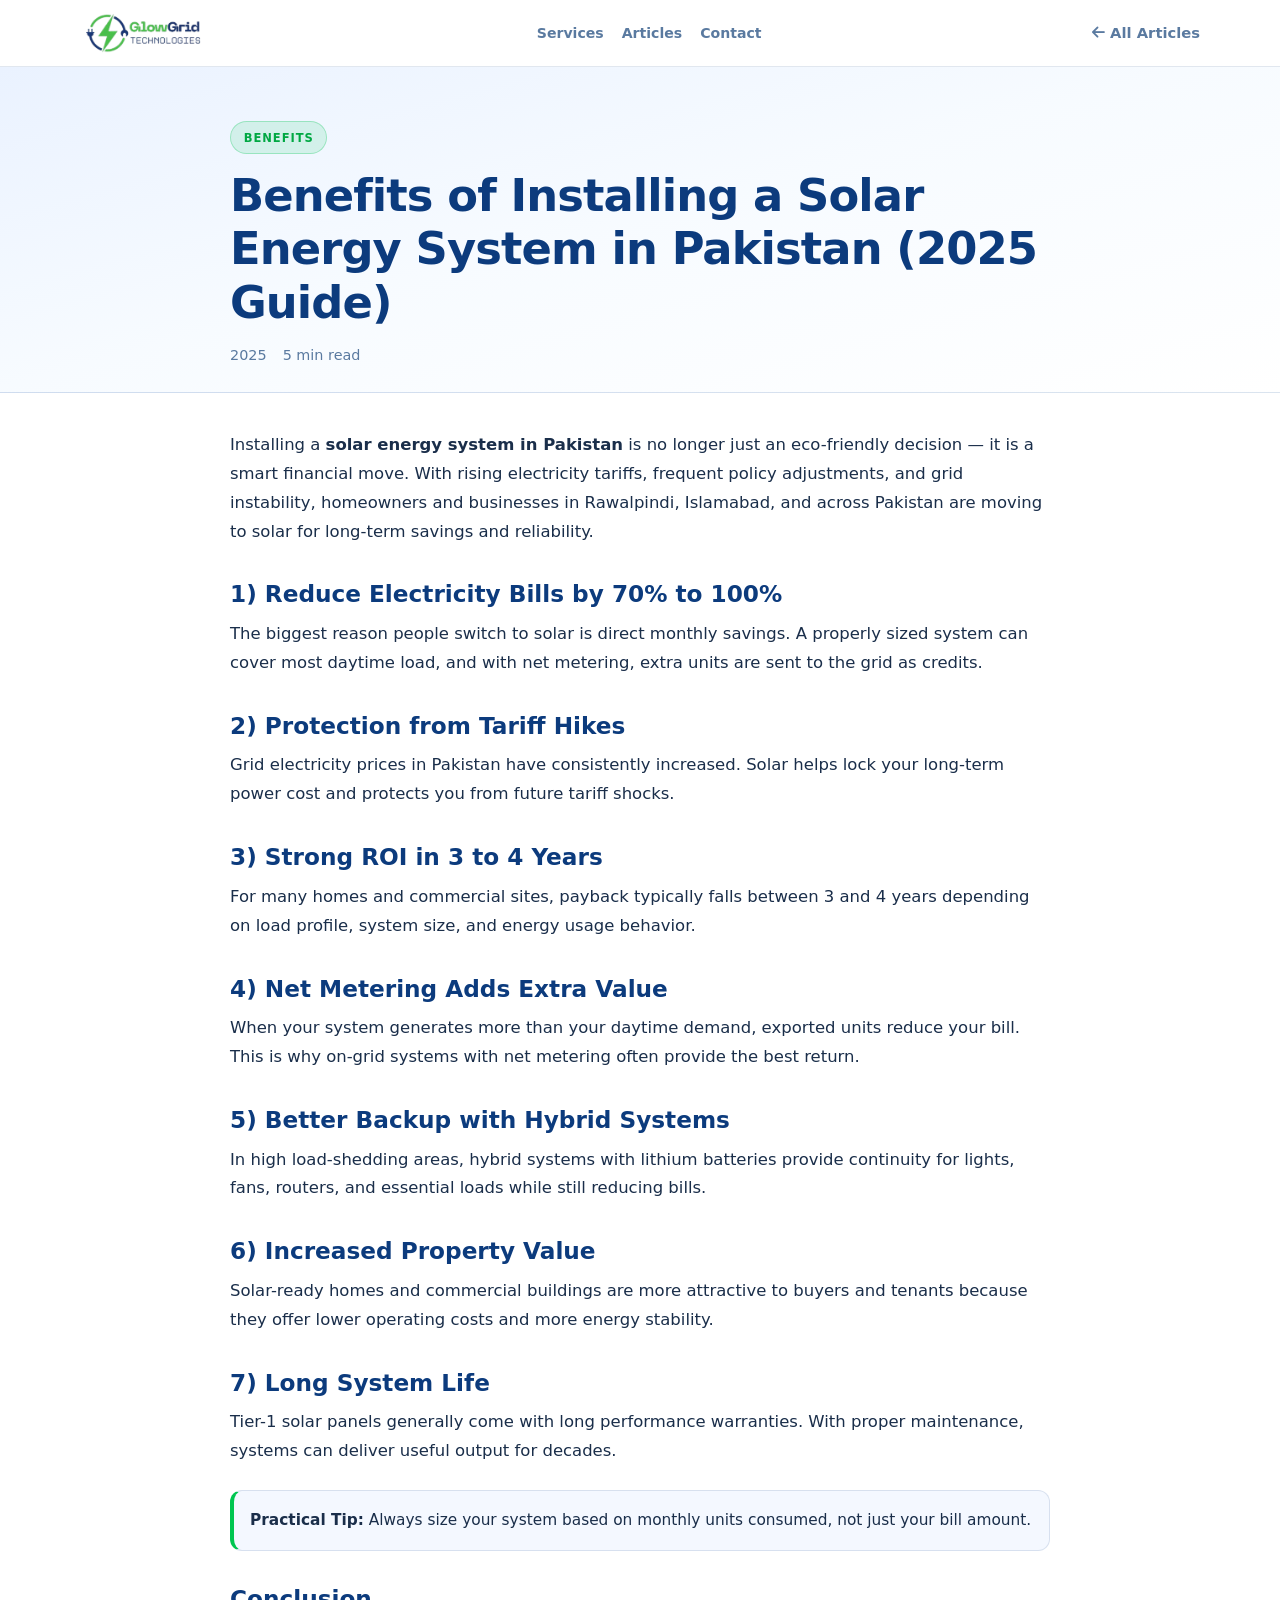
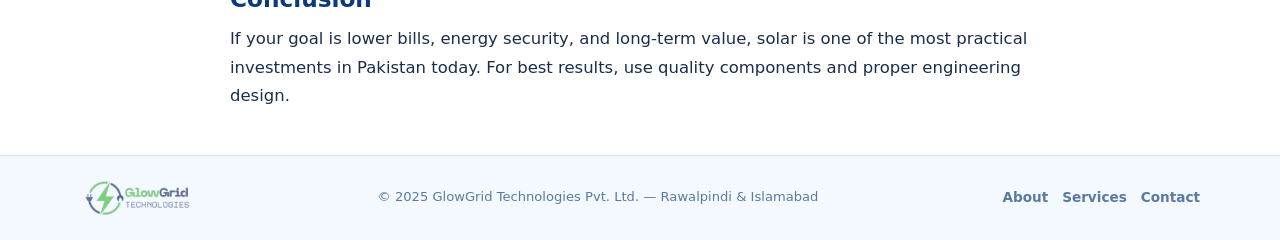
<file: benefits-of-solar-energy-system-in-pakistan-2025-guide.html>
<!DOCTYPE html>
<html lang="en">
<head>
  <meta charset="UTF-8" />
  <meta name="viewport" content="width=device-width, initial-scale=1.0" />
  <title>Benefits of Installing a Solar Energy System in Pakistan (2025 Guide) | GlowGrid</title>
  <meta name="description" content="Discover the top benefits of installing a solar energy system in Pakistan in 2025, including bill reduction, ROI, net metering income, and long-term energy security." />
  <link rel="canonical" href="https://glowgridtechnologies.com/blog/benefits-of-solar-energy-system-in-pakistan-2025-guide.html" />
    <link href="https://cdnjs.cloudflare.com/ajax/libs/font-awesome/6.5.0/css/all.min.css" rel="stylesheet">
  <link rel="stylesheet" href="blog.css">
  <style>
    .topbar-nav { display:flex; gap:18px; align-items:center; }
    .topbar-nav a { font-size:0.88rem; font-weight:600; color:var(--muted); transition:color 0.2s; }
    .topbar-nav a:hover { color:var(--primary); }
    @media(max-width:640px) {
      .topbar-nav { display:none; }
      .topbar-inner { flex-wrap:nowrap; }
      .brand img { height:32px !important; }
      .back-link { font-size:0.8rem; white-space:nowrap; }
    }
  </style>
</head>
<body>
  <header class="topbar">
    <div class="container topbar-inner">
      <a class="brand" href="../index.html">
        <img src="../cropped-GlowGrid-1.png" alt="GlowGrid Technologies" style="height:40px;width:auto;">
      </a>
      <nav class="topbar-nav">
        <a href="../index.html#services">Services</a>
        <a href="../index.html#blog">Articles</a>
        <a href="../index.html#contact">Contact</a>
      </nav>
      <a class="back-link" href="../index.html#blog"><i class="fas fa-arrow-left"></i> All Articles</a>
    </div>
  </header>
<section class="hero"><div class="narrow"><span class="category">Benefits</span><h1>Benefits of Installing a Solar Energy System in Pakistan (2025 Guide)</h1><div class="meta"><span>2025</span><span>5 min read</span></div></div></section>
<main class="content"><article class="narrow">
<p>Installing a <strong>solar energy system in Pakistan</strong> is no longer just an eco-friendly decision — it is a smart financial move. With rising electricity tariffs, frequent policy adjustments, and grid instability, homeowners and businesses in Rawalpindi, Islamabad, and across Pakistan are moving to solar for long-term savings and reliability.</p>
<h2>1) Reduce Electricity Bills by 70% to 100%</h2>
<p>The biggest reason people switch to solar is direct monthly savings. A properly sized system can cover most daytime load, and with net metering, extra units are sent to the grid as credits.</p>
<h2>2) Protection from Tariff Hikes</h2>
<p>Grid electricity prices in Pakistan have consistently increased. Solar helps lock your long-term power cost and protects you from future tariff shocks.</p>
<h2>3) Strong ROI in 3 to 4 Years</h2>
<p>For many homes and commercial sites, payback typically falls between 3 and 4 years depending on load profile, system size, and energy usage behavior.</p>
<h2>4) Net Metering Adds Extra Value</h2>
<p>When your system generates more than your daytime demand, exported units reduce your bill. This is why on-grid systems with net metering often provide the best return.</p>
<h2>5) Better Backup with Hybrid Systems</h2>
<p>In high load-shedding areas, hybrid systems with lithium batteries provide continuity for lights, fans, routers, and essential loads while still reducing bills.</p>
<h2>6) Increased Property Value</h2>
<p>Solar-ready homes and commercial buildings are more attractive to buyers and tenants because they offer lower operating costs and more energy stability.</p>
<h2>7) Long System Life</h2>
<p>Tier-1 solar panels generally come with long performance warranties. With proper maintenance, systems can deliver useful output for decades.</p>
<div class="callout"><strong>Practical Tip:</strong> Always size your system based on monthly units consumed, not just your bill amount.</div>
<h2>Conclusion</h2>
<p>If your goal is lower bills, energy security, and long-term value, solar is one of the most practical investments in Pakistan today. For best results, use quality components and proper engineering design.</p>
</article></main>
  <footer class="site-footer">
    <div class="container" style="display:flex;flex-wrap:wrap;justify-content:space-between;align-items:center;gap:12px;">
      <a href="../index.html">
        <img src="../cropped-GlowGrid-1.png" alt="GlowGrid Technologies" style="height:36px;width:auto;opacity:0.7;">
      </a>
      <div style="font-size:0.82rem;">&copy; 2025 GlowGrid Technologies Pvt. Ltd. &mdash; Rawalpindi &amp; Islamabad</div>
      <div style="display:flex;gap:14px;font-size:0.85rem;">
        <a href="../index.html#about">About</a>
        <a href="../index.html#services">Services</a>
        <a href="../index.html#contact">Contact</a>
      </div>
    </div>
  </footer>
</body>
</html>
</file>
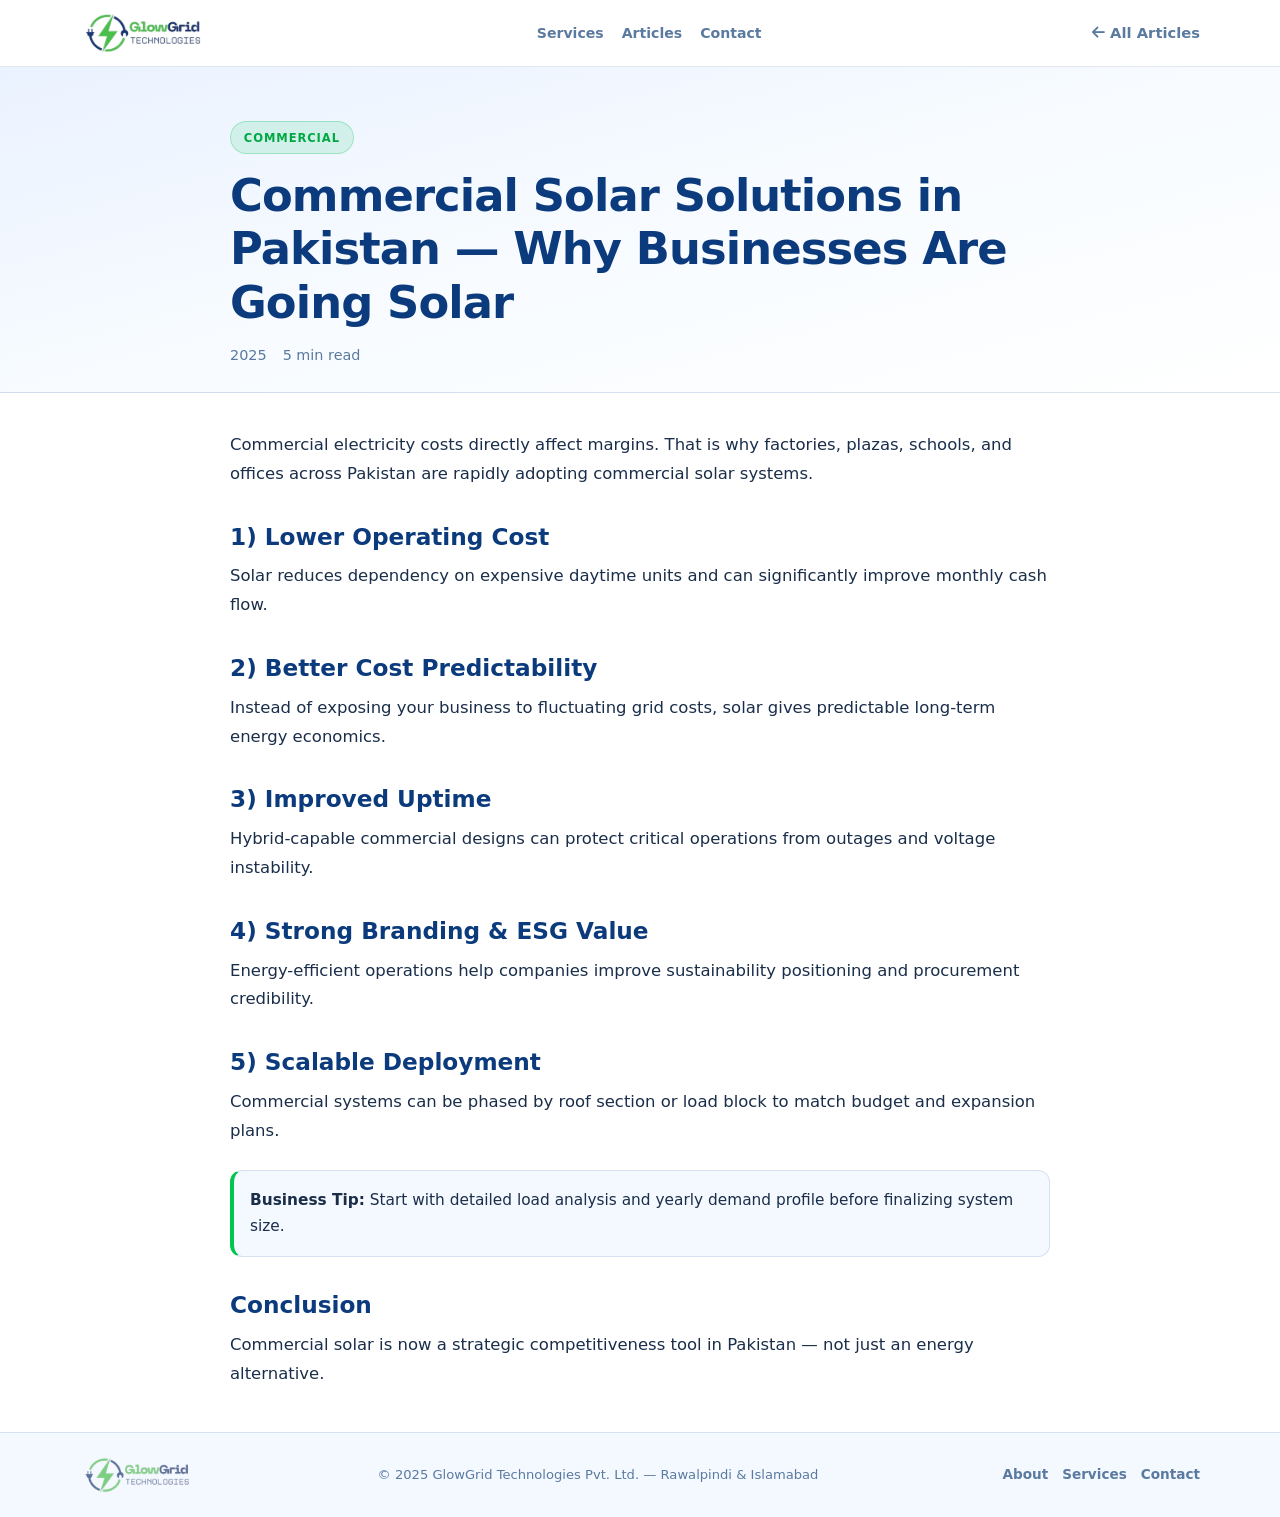
<file: commercial-solar-solutions-in-pakistan-why-businesses-are-going-solar.html>
<!DOCTYPE html>
<html lang="en">
<head>
  <meta charset="UTF-8" />
  <meta name="viewport" content="width=device-width, initial-scale=1.0" />
  <title>Commercial Solar Solutions in Pakistan — Why Businesses Are Going Solar | GlowGrid</title>
  <meta name="description" content="Learn why commercial businesses in Pakistan are investing in solar to reduce operating costs, improve energy reliability, and strengthen long-term profitability." />
  <link rel="canonical" href="https://glowgridtechnologies.com/blog/commercial-solar-solutions-in-pakistan-why-businesses-are-going-solar.html" />
    <link href="https://cdnjs.cloudflare.com/ajax/libs/font-awesome/6.5.0/css/all.min.css" rel="stylesheet">
  <link rel="stylesheet" href="blog.css">
  <style>
    .topbar-nav { display:flex; gap:18px; align-items:center; }
    .topbar-nav a { font-size:0.88rem; font-weight:600; color:var(--muted); transition:color 0.2s; }
    .topbar-nav a:hover { color:var(--primary); }
    @media(max-width:640px) {
      .topbar-nav { display:none; }
      .topbar-inner { flex-wrap:nowrap; }
      .brand img { height:32px !important; }
      .back-link { font-size:0.8rem; white-space:nowrap; }
    }
  </style>
</head>
<body>
  <header class="topbar">
    <div class="container topbar-inner">
      <a class="brand" href="../index.html">
        <img src="../cropped-GlowGrid-1.png" alt="GlowGrid Technologies" style="height:40px;width:auto;">
      </a>
      <nav class="topbar-nav">
        <a href="../index.html#services">Services</a>
        <a href="../index.html#blog">Articles</a>
        <a href="../index.html#contact">Contact</a>
      </nav>
      <a class="back-link" href="../index.html#blog"><i class="fas fa-arrow-left"></i> All Articles</a>
    </div>
  </header>
<section class="hero"><div class="narrow"><span class="category">Commercial</span><h1>Commercial Solar Solutions in Pakistan — Why Businesses Are Going Solar</h1><div class="meta"><span>2025</span><span>5 min read</span></div></div></section>
<main class="content"><article class="narrow">
<p>Commercial electricity costs directly affect margins. That is why factories, plazas, schools, and offices across Pakistan are rapidly adopting commercial solar systems.</p>
<h2>1) Lower Operating Cost</h2>
<p>Solar reduces dependency on expensive daytime units and can significantly improve monthly cash flow.</p>
<h2>2) Better Cost Predictability</h2>
<p>Instead of exposing your business to fluctuating grid costs, solar gives predictable long-term energy economics.</p>
<h2>3) Improved Uptime</h2>
<p>Hybrid-capable commercial designs can protect critical operations from outages and voltage instability.</p>
<h2>4) Strong Branding & ESG Value</h2>
<p>Energy-efficient operations help companies improve sustainability positioning and procurement credibility.</p>
<h2>5) Scalable Deployment</h2>
<p>Commercial systems can be phased by roof section or load block to match budget and expansion plans.</p>
<div class="callout"><strong>Business Tip:</strong> Start with detailed load analysis and yearly demand profile before finalizing system size.</div>
<h2>Conclusion</h2>
<p>Commercial solar is now a strategic competitiveness tool in Pakistan — not just an energy alternative.</p>
</article></main>
  <footer class="site-footer">
    <div class="container" style="display:flex;flex-wrap:wrap;justify-content:space-between;align-items:center;gap:12px;">
      <a href="../index.html">
        <img src="../cropped-GlowGrid-1.png" alt="GlowGrid Technologies" style="height:36px;width:auto;opacity:0.7;">
      </a>
      <div style="font-size:0.82rem;">&copy; 2025 GlowGrid Technologies Pvt. Ltd. &mdash; Rawalpindi &amp; Islamabad</div>
      <div style="display:flex;gap:14px;font-size:0.85rem;">
        <a href="../index.html#about">About</a>
        <a href="../index.html#services">Services</a>
        <a href="../index.html#contact">Contact</a>
      </div>
    </div>
  </footer>
</body>
</html>
</file>
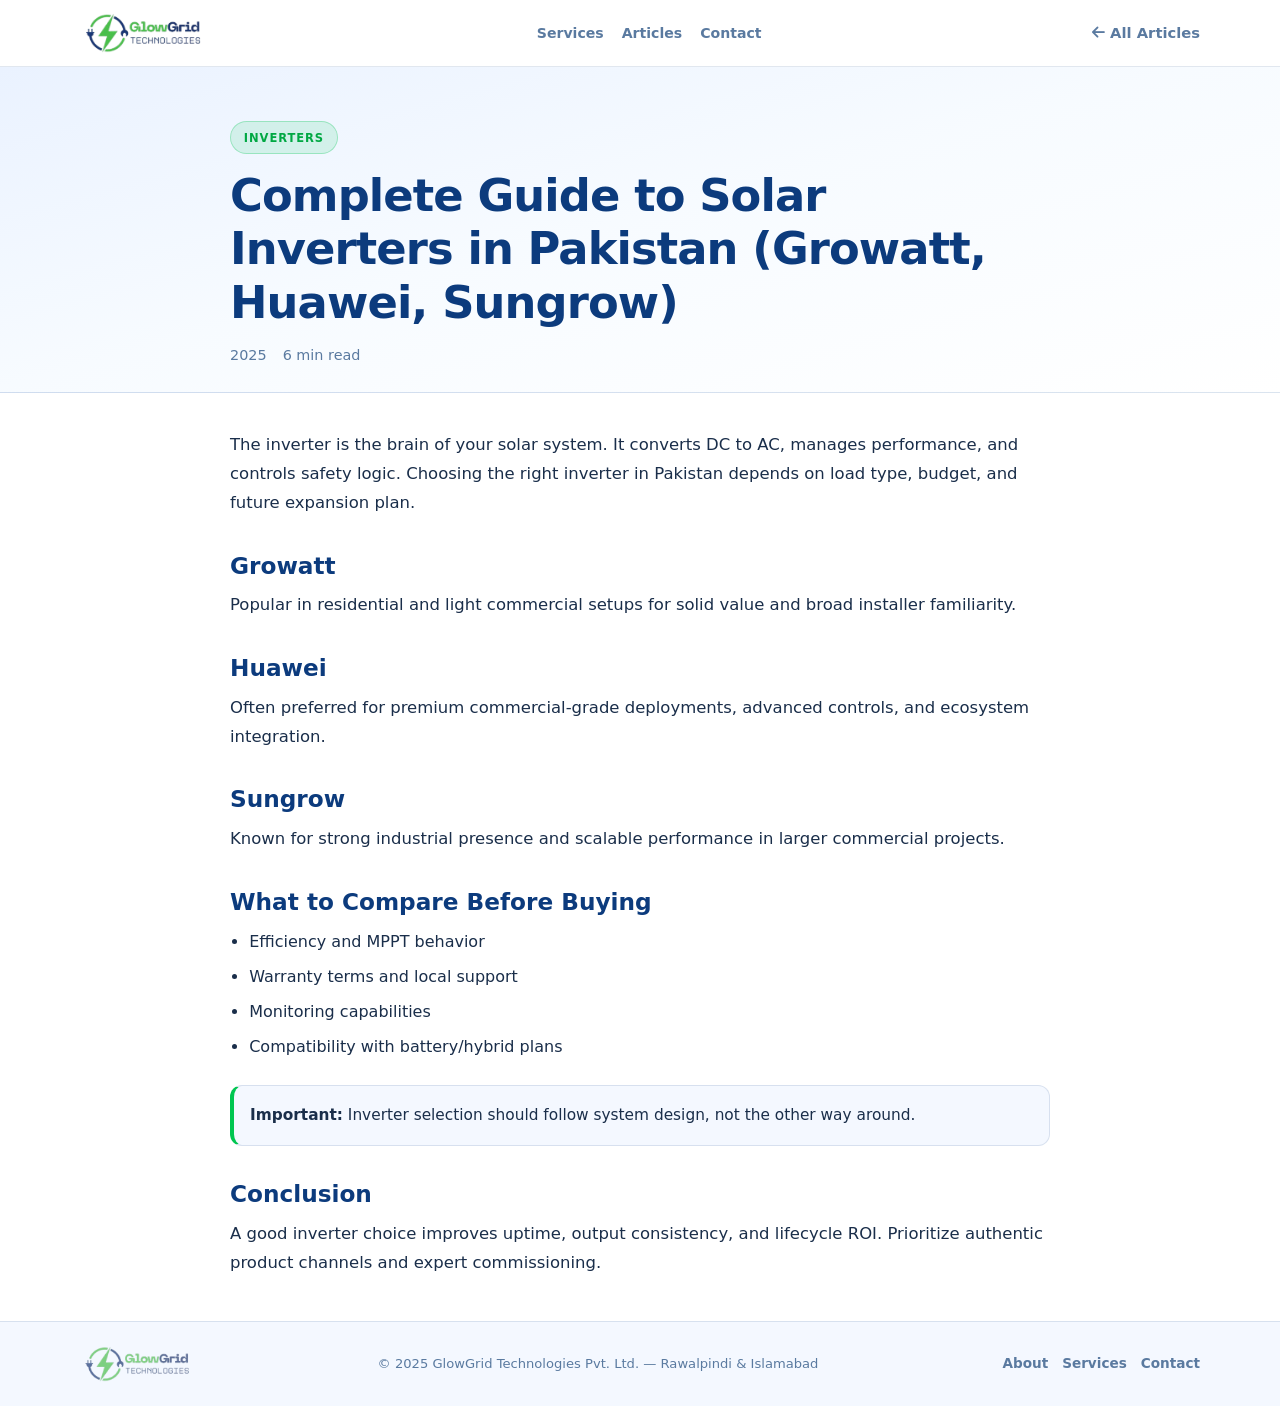
<file: complete-guide-to-solar-inverters-in-pakistan-growatt-huawei-sungrow.html>
<!DOCTYPE html>
<html lang="en">
<head>
  <meta charset="UTF-8" />
  <meta name="viewport" content="width=device-width, initial-scale=1.0" />
  <title>Complete Guide to Solar Inverters in Pakistan (Growatt, Huawei, Sungrow) | GlowGrid</title>
  <meta name="description" content="A practical guide to choosing solar inverters in Pakistan, including Growatt, Huawei, and Sungrow for residential and commercial projects." />
  <link rel="canonical" href="https://glowgridtechnologies.com/blog/complete-guide-to-solar-inverters-in-pakistan-growatt-huawei-sungrow.html" />
    <link href="https://cdnjs.cloudflare.com/ajax/libs/font-awesome/6.5.0/css/all.min.css" rel="stylesheet">
  <link rel="stylesheet" href="blog.css">
  <style>
    .topbar-nav { display:flex; gap:18px; align-items:center; }
    .topbar-nav a { font-size:0.88rem; font-weight:600; color:var(--muted); transition:color 0.2s; }
    .topbar-nav a:hover { color:var(--primary); }
    @media(max-width:640px) {
      .topbar-nav { display:none; }
      .topbar-inner { flex-wrap:nowrap; }
      .brand img { height:32px !important; }
      .back-link { font-size:0.8rem; white-space:nowrap; }
    }
  </style>
</head>
<body>
  <header class="topbar">
    <div class="container topbar-inner">
      <a class="brand" href="../index.html">
        <img src="../cropped-GlowGrid-1.png" alt="GlowGrid Technologies" style="height:40px;width:auto;">
      </a>
      <nav class="topbar-nav">
        <a href="../index.html#services">Services</a>
        <a href="../index.html#blog">Articles</a>
        <a href="../index.html#contact">Contact</a>
      </nav>
      <a class="back-link" href="../index.html#blog"><i class="fas fa-arrow-left"></i> All Articles</a>
    </div>
  </header>
<section class="hero"><div class="narrow"><span class="category">Inverters</span><h1>Complete Guide to Solar Inverters in Pakistan (Growatt, Huawei, Sungrow)</h1><div class="meta"><span>2025</span><span>6 min read</span></div></div></section>
<main class="content"><article class="narrow">
<p>The inverter is the brain of your solar system. It converts DC to AC, manages performance, and controls safety logic. Choosing the right inverter in Pakistan depends on load type, budget, and future expansion plan.</p>
<h2>Growatt</h2>
<p>Popular in residential and light commercial setups for solid value and broad installer familiarity.</p>
<h2>Huawei</h2>
<p>Often preferred for premium commercial-grade deployments, advanced controls, and ecosystem integration.</p>
<h2>Sungrow</h2>
<p>Known for strong industrial presence and scalable performance in larger commercial projects.</p>
<h2>What to Compare Before Buying</h2>
<ul>
  <li>Efficiency and MPPT behavior</li>
  <li>Warranty terms and local support</li>
  <li>Monitoring capabilities</li>
  <li>Compatibility with battery/hybrid plans</li>
</ul>
<div class="callout"><strong>Important:</strong> Inverter selection should follow system design, not the other way around.</div>
<h2>Conclusion</h2>
<p>A good inverter choice improves uptime, output consistency, and lifecycle ROI. Prioritize authentic product channels and expert commissioning.</p>
</article></main>
  <footer class="site-footer">
    <div class="container" style="display:flex;flex-wrap:wrap;justify-content:space-between;align-items:center;gap:12px;">
      <a href="../index.html">
        <img src="../cropped-GlowGrid-1.png" alt="GlowGrid Technologies" style="height:36px;width:auto;opacity:0.7;">
      </a>
      <div style="font-size:0.82rem;">&copy; 2025 GlowGrid Technologies Pvt. Ltd. &mdash; Rawalpindi &amp; Islamabad</div>
      <div style="display:flex;gap:14px;font-size:0.85rem;">
        <a href="../index.html#about">About</a>
        <a href="../index.html#services">Services</a>
        <a href="../index.html#contact">Contact</a>
      </div>
    </div>
  </footer>
</body>
</html>
</file>
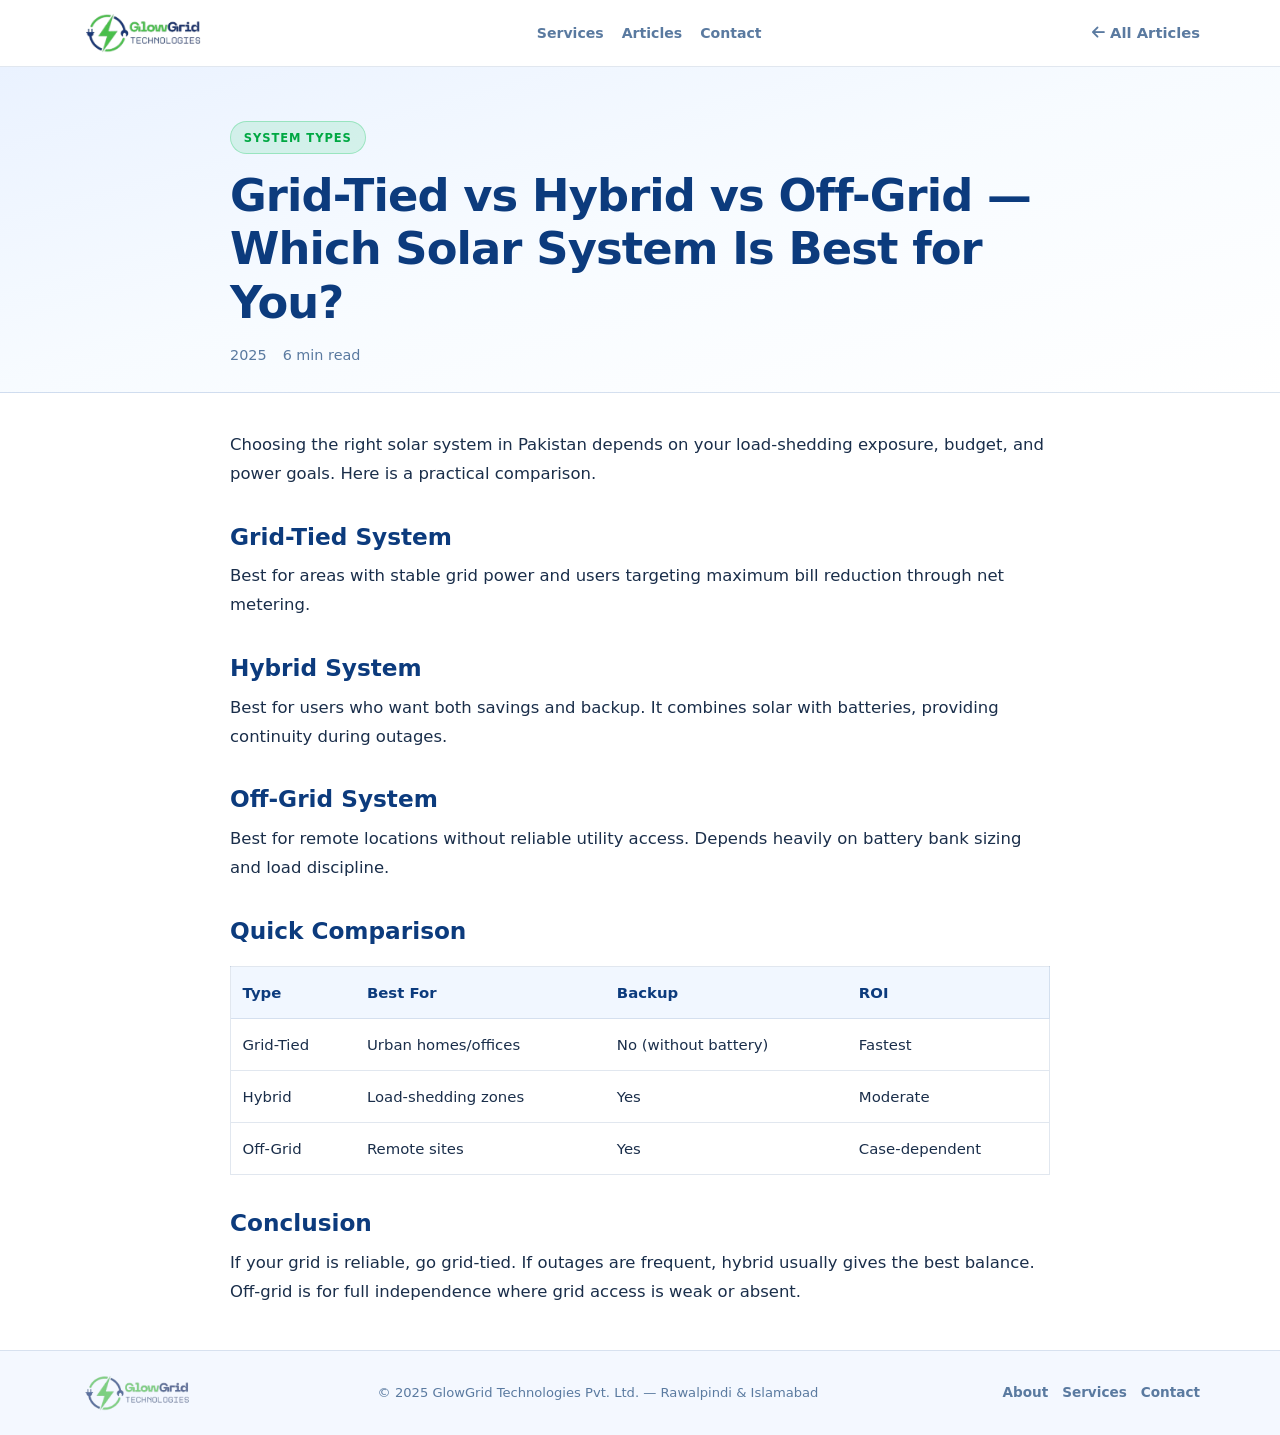
<file: grid-tied-vs-hybrid-vs-off-grid-which-solar-system-is-best-for-you.html>
<!DOCTYPE html>
<html lang="en">
<head>
  <meta charset="UTF-8" />
  <meta name="viewport" content="width=device-width, initial-scale=1.0" />
  <title>Grid-Tied vs Hybrid vs Off-Grid — Which Solar System Is Best for You? | GlowGrid</title>
  <meta name="description" content="Compare grid-tied, hybrid, and off-grid solar systems in Pakistan by cost, ROI, backup capability, and ideal use case for homes and businesses." />
  <link rel="canonical" href="https://glowgridtechnologies.com/blog/grid-tied-vs-hybrid-vs-off-grid-which-solar-system-is-best-for-you.html" />
    <link href="https://cdnjs.cloudflare.com/ajax/libs/font-awesome/6.5.0/css/all.min.css" rel="stylesheet">
  <link rel="stylesheet" href="blog.css">
  <style>
    .topbar-nav { display:flex; gap:18px; align-items:center; }
    .topbar-nav a { font-size:0.88rem; font-weight:600; color:var(--muted); transition:color 0.2s; }
    .topbar-nav a:hover { color:var(--primary); }
    @media(max-width:640px) {
      .topbar-nav { display:none; }
      .topbar-inner { flex-wrap:nowrap; }
      .brand img { height:32px !important; }
      .back-link { font-size:0.8rem; white-space:nowrap; }
    }
  </style>
</head>
<body>
  <header class="topbar">
    <div class="container topbar-inner">
      <a class="brand" href="../index.html">
        <img src="../cropped-GlowGrid-1.png" alt="GlowGrid Technologies" style="height:40px;width:auto;">
      </a>
      <nav class="topbar-nav">
        <a href="../index.html#services">Services</a>
        <a href="../index.html#blog">Articles</a>
        <a href="../index.html#contact">Contact</a>
      </nav>
      <a class="back-link" href="../index.html#blog"><i class="fas fa-arrow-left"></i> All Articles</a>
    </div>
  </header>
<section class="hero"><div class="narrow"><span class="category">System Types</span><h1>Grid-Tied vs Hybrid vs Off-Grid — Which Solar System Is Best for You?</h1><div class="meta"><span>2025</span><span>6 min read</span></div></div></section>
<main class="content"><article class="narrow">
<p>Choosing the right solar system in Pakistan depends on your load-shedding exposure, budget, and power goals. Here is a practical comparison.</p>
<h2>Grid-Tied System</h2>
<p>Best for areas with stable grid power and users targeting maximum bill reduction through net metering.</p>
<h2>Hybrid System</h2>
<p>Best for users who want both savings and backup. It combines solar with batteries, providing continuity during outages.</p>
<h2>Off-Grid System</h2>
<p>Best for remote locations without reliable utility access. Depends heavily on battery bank sizing and load discipline.</p>
<h2>Quick Comparison</h2>
<div class="table-wrap">
<table>
<thead><tr><th>Type</th><th>Best For</th><th>Backup</th><th>ROI</th></tr></thead>
<tbody>
<tr><td>Grid-Tied</td><td>Urban homes/offices</td><td>No (without battery)</td><td>Fastest</td></tr>
<tr><td>Hybrid</td><td>Load-shedding zones</td><td>Yes</td><td>Moderate</td></tr>
<tr><td>Off-Grid</td><td>Remote sites</td><td>Yes</td><td>Case-dependent</td></tr>
</tbody>
</table>
</div>
<h2>Conclusion</h2>
<p>If your grid is reliable, go grid-tied. If outages are frequent, hybrid usually gives the best balance. Off-grid is for full independence where grid access is weak or absent.</p>
</article></main>
  <footer class="site-footer">
    <div class="container" style="display:flex;flex-wrap:wrap;justify-content:space-between;align-items:center;gap:12px;">
      <a href="../index.html">
        <img src="../cropped-GlowGrid-1.png" alt="GlowGrid Technologies" style="height:36px;width:auto;opacity:0.7;">
      </a>
      <div style="font-size:0.82rem;">&copy; 2025 GlowGrid Technologies Pvt. Ltd. &mdash; Rawalpindi &amp; Islamabad</div>
      <div style="display:flex;gap:14px;font-size:0.85rem;">
        <a href="../index.html#about">About</a>
        <a href="../index.html#services">Services</a>
        <a href="../index.html#contact">Contact</a>
      </div>
    </div>
  </footer>
</body>
</html>
</file>
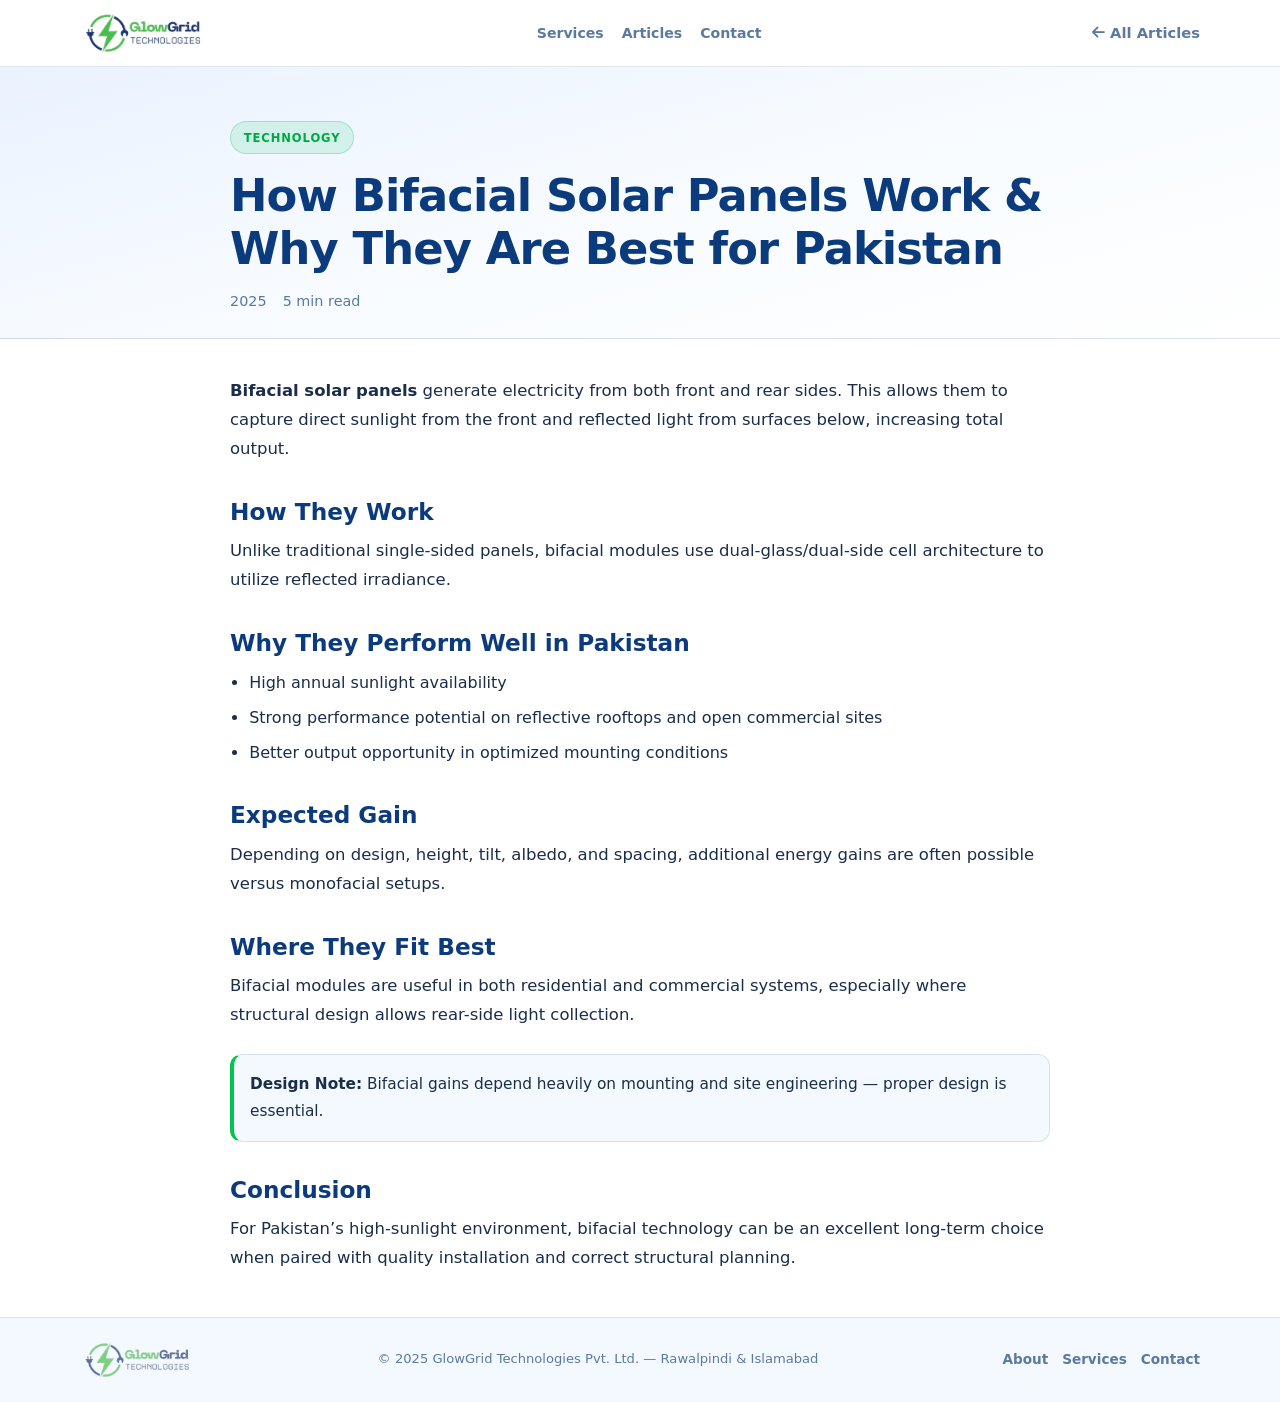
<file: how-bifacial-solar-panels-work-and-why-they-are-best-for-pakistan.html>
<!DOCTYPE html>
<html lang="en">
<head>
  <meta charset="UTF-8" />
  <meta name="viewport" content="width=device-width, initial-scale=1.0" />
  <title>How Bifacial Solar Panels Work & Why They Are Best for Pakistan | GlowGrid</title>
  <meta name="description" content="Learn how bifacial solar panels work, why they produce more energy, and how Pakistan’s sunlight conditions make them a strong choice for modern systems." />
  <link rel="canonical" href="https://glowgridtechnologies.com/blog/how-bifacial-solar-panels-work-and-why-they-are-best-for-pakistan.html" />
    <link href="https://cdnjs.cloudflare.com/ajax/libs/font-awesome/6.5.0/css/all.min.css" rel="stylesheet">
  <link rel="stylesheet" href="blog.css">
  <style>
    .topbar-nav { display:flex; gap:18px; align-items:center; }
    .topbar-nav a { font-size:0.88rem; font-weight:600; color:var(--muted); transition:color 0.2s; }
    .topbar-nav a:hover { color:var(--primary); }
    @media(max-width:640px) {
      .topbar-nav { display:none; }
      .topbar-inner { flex-wrap:nowrap; }
      .brand img { height:32px !important; }
      .back-link { font-size:0.8rem; white-space:nowrap; }
    }
  </style>
</head>
<body>
  <header class="topbar">
    <div class="container topbar-inner">
      <a class="brand" href="../index.html">
        <img src="../cropped-GlowGrid-1.png" alt="GlowGrid Technologies" style="height:40px;width:auto;">
      </a>
      <nav class="topbar-nav">
        <a href="../index.html#services">Services</a>
        <a href="../index.html#blog">Articles</a>
        <a href="../index.html#contact">Contact</a>
      </nav>
      <a class="back-link" href="../index.html#blog"><i class="fas fa-arrow-left"></i> All Articles</a>
    </div>
  </header>
<section class="hero"><div class="narrow"><span class="category">Technology</span><h1>How Bifacial Solar Panels Work & Why They Are Best for Pakistan</h1><div class="meta"><span>2025</span><span>5 min read</span></div></div></section>
<main class="content"><article class="narrow">
<p><strong>Bifacial solar panels</strong> generate electricity from both front and rear sides. This allows them to capture direct sunlight from the front and reflected light from surfaces below, increasing total output.</p>
<h2>How They Work</h2>
<p>Unlike traditional single-sided panels, bifacial modules use dual-glass/dual-side cell architecture to utilize reflected irradiance.</p>
<h2>Why They Perform Well in Pakistan</h2>
<ul>
  <li>High annual sunlight availability</li>
  <li>Strong performance potential on reflective rooftops and open commercial sites</li>
  <li>Better output opportunity in optimized mounting conditions</li>
</ul>
<h2>Expected Gain</h2>
<p>Depending on design, height, tilt, albedo, and spacing, additional energy gains are often possible versus monofacial setups.</p>
<h2>Where They Fit Best</h2>
<p>Bifacial modules are useful in both residential and commercial systems, especially where structural design allows rear-side light collection.</p>
<div class="callout"><strong>Design Note:</strong> Bifacial gains depend heavily on mounting and site engineering — proper design is essential.</div>
<h2>Conclusion</h2>
<p>For Pakistan’s high-sunlight environment, bifacial technology can be an excellent long-term choice when paired with quality installation and correct structural planning.</p>
</article></main>
  <footer class="site-footer">
    <div class="container" style="display:flex;flex-wrap:wrap;justify-content:space-between;align-items:center;gap:12px;">
      <a href="../index.html">
        <img src="../cropped-GlowGrid-1.png" alt="GlowGrid Technologies" style="height:36px;width:auto;opacity:0.7;">
      </a>
      <div style="font-size:0.82rem;">&copy; 2025 GlowGrid Technologies Pvt. Ltd. &mdash; Rawalpindi &amp; Islamabad</div>
      <div style="display:flex;gap:14px;font-size:0.85rem;">
        <a href="../index.html#about">About</a>
        <a href="../index.html#services">Services</a>
        <a href="../index.html#contact">Contact</a>
      </div>
    </div>
  </footer>
</body>
</html>
</file>
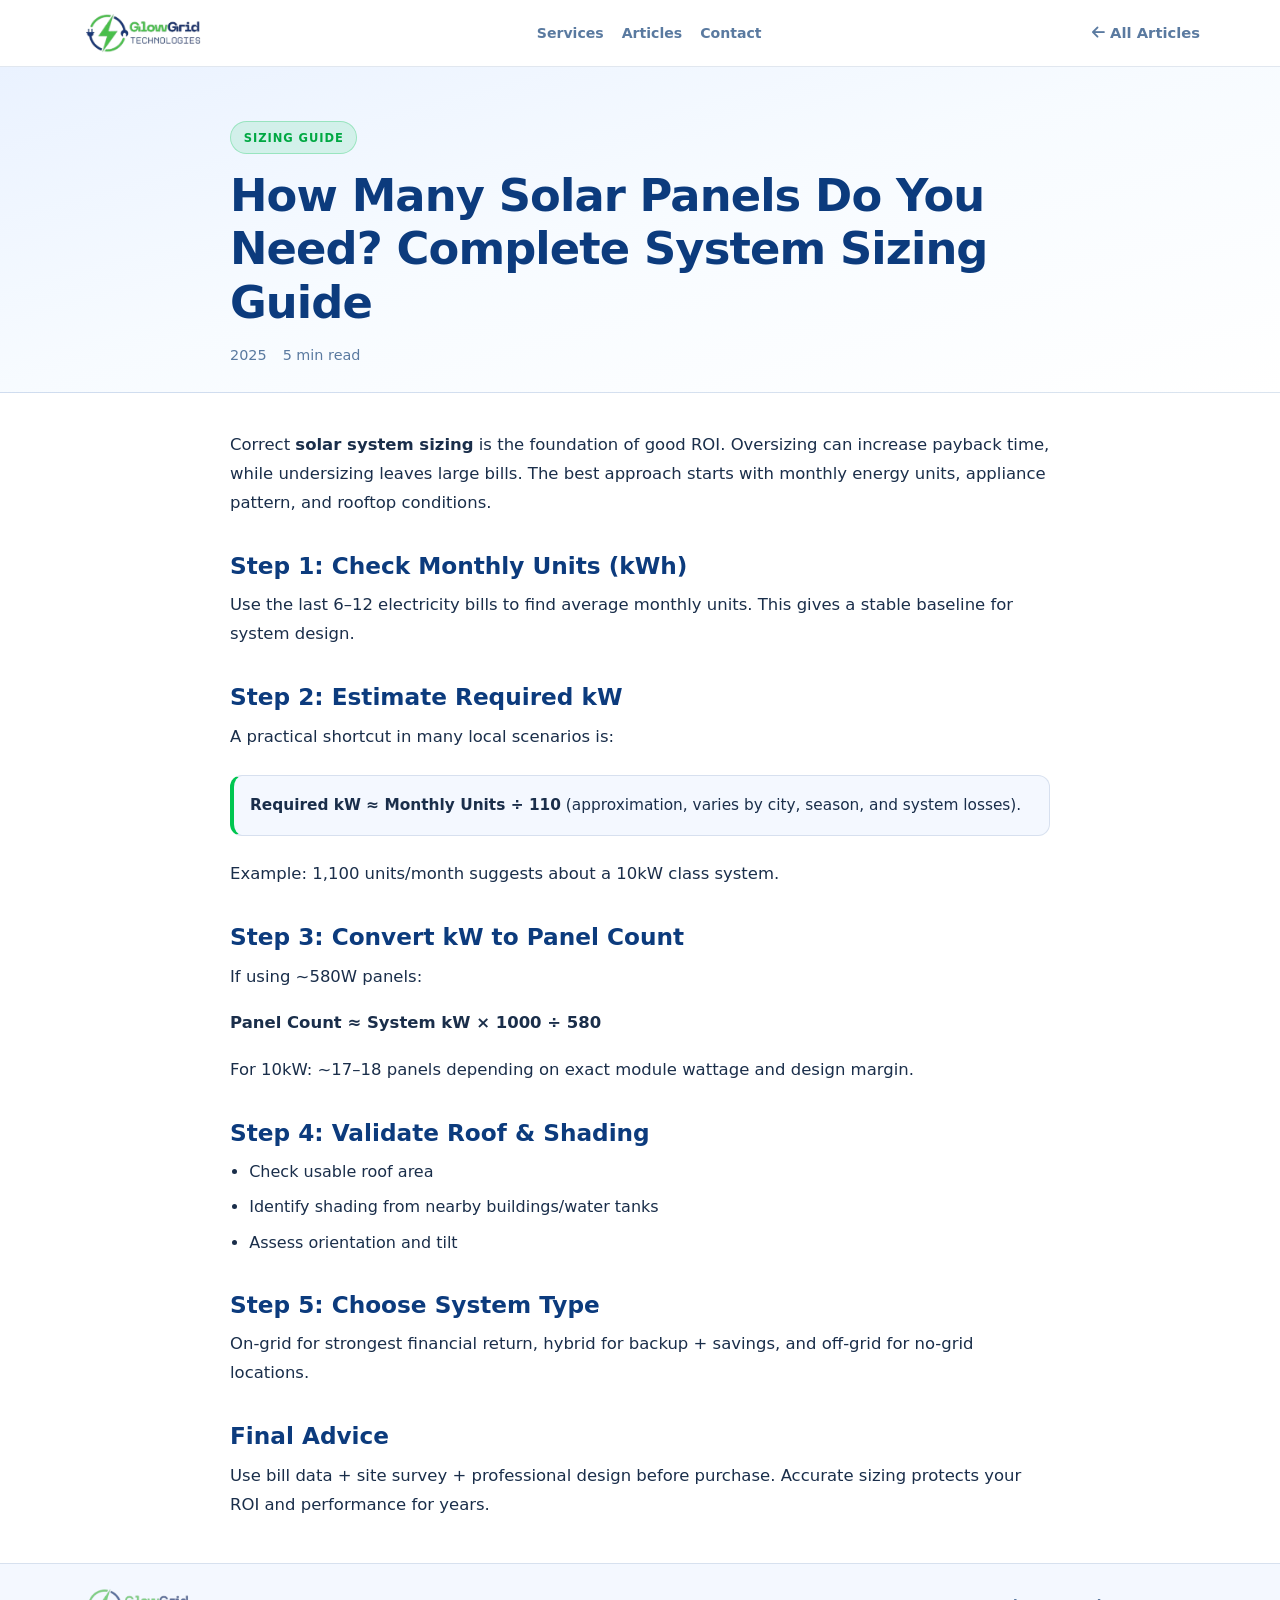
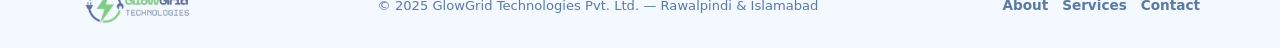
<file: how-many-solar-panels-do-you-need-complete-system-sizing-guide.html>
<!DOCTYPE html>
<html lang="en">
<head>
  <meta charset="UTF-8" />
  <meta name="viewport" content="width=device-width, initial-scale=1.0" />
  <title>How Many Solar Panels Do You Need? Complete System Sizing Guide | GlowGrid</title>
  <meta name="description" content="Learn how to calculate solar system size in Pakistan using monthly units, roof space, panel wattage, and load profile for accurate residential and commercial sizing." />
  <link rel="canonical" href="https://glowgridtechnologies.com/blog/how-many-solar-panels-do-you-need-complete-system-sizing-guide.html" />
    <link href="https://cdnjs.cloudflare.com/ajax/libs/font-awesome/6.5.0/css/all.min.css" rel="stylesheet">
  <link rel="stylesheet" href="blog.css">
  <style>
    .topbar-nav { display:flex; gap:18px; align-items:center; }
    .topbar-nav a { font-size:0.88rem; font-weight:600; color:var(--muted); transition:color 0.2s; }
    .topbar-nav a:hover { color:var(--primary); }
    @media(max-width:640px) {
      .topbar-nav { display:none; }
      .topbar-inner { flex-wrap:nowrap; }
      .brand img { height:32px !important; }
      .back-link { font-size:0.8rem; white-space:nowrap; }
    }
  </style>
</head>
<body>
  <header class="topbar">
    <div class="container topbar-inner">
      <a class="brand" href="../index.html">
        <img src="../cropped-GlowGrid-1.png" alt="GlowGrid Technologies" style="height:40px;width:auto;">
      </a>
      <nav class="topbar-nav">
        <a href="../index.html#services">Services</a>
        <a href="../index.html#blog">Articles</a>
        <a href="../index.html#contact">Contact</a>
      </nav>
      <a class="back-link" href="../index.html#blog"><i class="fas fa-arrow-left"></i> All Articles</a>
    </div>
  </header>
<section class="hero"><div class="narrow"><span class="category">Sizing Guide</span><h1>How Many Solar Panels Do You Need? Complete System Sizing Guide</h1><div class="meta"><span>2025</span><span>5 min read</span></div></div></section>
<main class="content"><article class="narrow">
<p>Correct <strong>solar system sizing</strong> is the foundation of good ROI. Oversizing can increase payback time, while undersizing leaves large bills. The best approach starts with monthly energy units, appliance pattern, and rooftop conditions.</p>
<h2>Step 1: Check Monthly Units (kWh)</h2>
<p>Use the last 6–12 electricity bills to find average monthly units. This gives a stable baseline for system design.</p>
<h2>Step 2: Estimate Required kW</h2>
<p>A practical shortcut in many local scenarios is:</p>
<div class="callout"><strong>Required kW ≈ Monthly Units ÷ 110</strong> (approximation, varies by city, season, and system losses).</div>
<p>Example: 1,100 units/month suggests about a 10kW class system.</p>
<h2>Step 3: Convert kW to Panel Count</h2>
<p>If using ~580W panels:</p>
<p><strong>Panel Count ≈ System kW × 1000 ÷ 580</strong></p>
<p>For 10kW: ~17–18 panels depending on exact module wattage and design margin.</p>
<h2>Step 4: Validate Roof & Shading</h2>
<ul>
  <li>Check usable roof area</li>
  <li>Identify shading from nearby buildings/water tanks</li>
  <li>Assess orientation and tilt</li>
</ul>
<h2>Step 5: Choose System Type</h2>
<p>On-grid for strongest financial return, hybrid for backup + savings, and off-grid for no-grid locations.</p>
<h2>Final Advice</h2>
<p>Use bill data + site survey + professional design before purchase. Accurate sizing protects your ROI and performance for years.</p>
</article></main>
  <footer class="site-footer">
    <div class="container" style="display:flex;flex-wrap:wrap;justify-content:space-between;align-items:center;gap:12px;">
      <a href="../index.html">
        <img src="../cropped-GlowGrid-1.png" alt="GlowGrid Technologies" style="height:36px;width:auto;opacity:0.7;">
      </a>
      <div style="font-size:0.82rem;">&copy; 2025 GlowGrid Technologies Pvt. Ltd. &mdash; Rawalpindi &amp; Islamabad</div>
      <div style="display:flex;gap:14px;font-size:0.85rem;">
        <a href="../index.html#about">About</a>
        <a href="../index.html#services">Services</a>
        <a href="../index.html#contact">Contact</a>
      </div>
    </div>
  </footer>
</body>
</html>
</file>
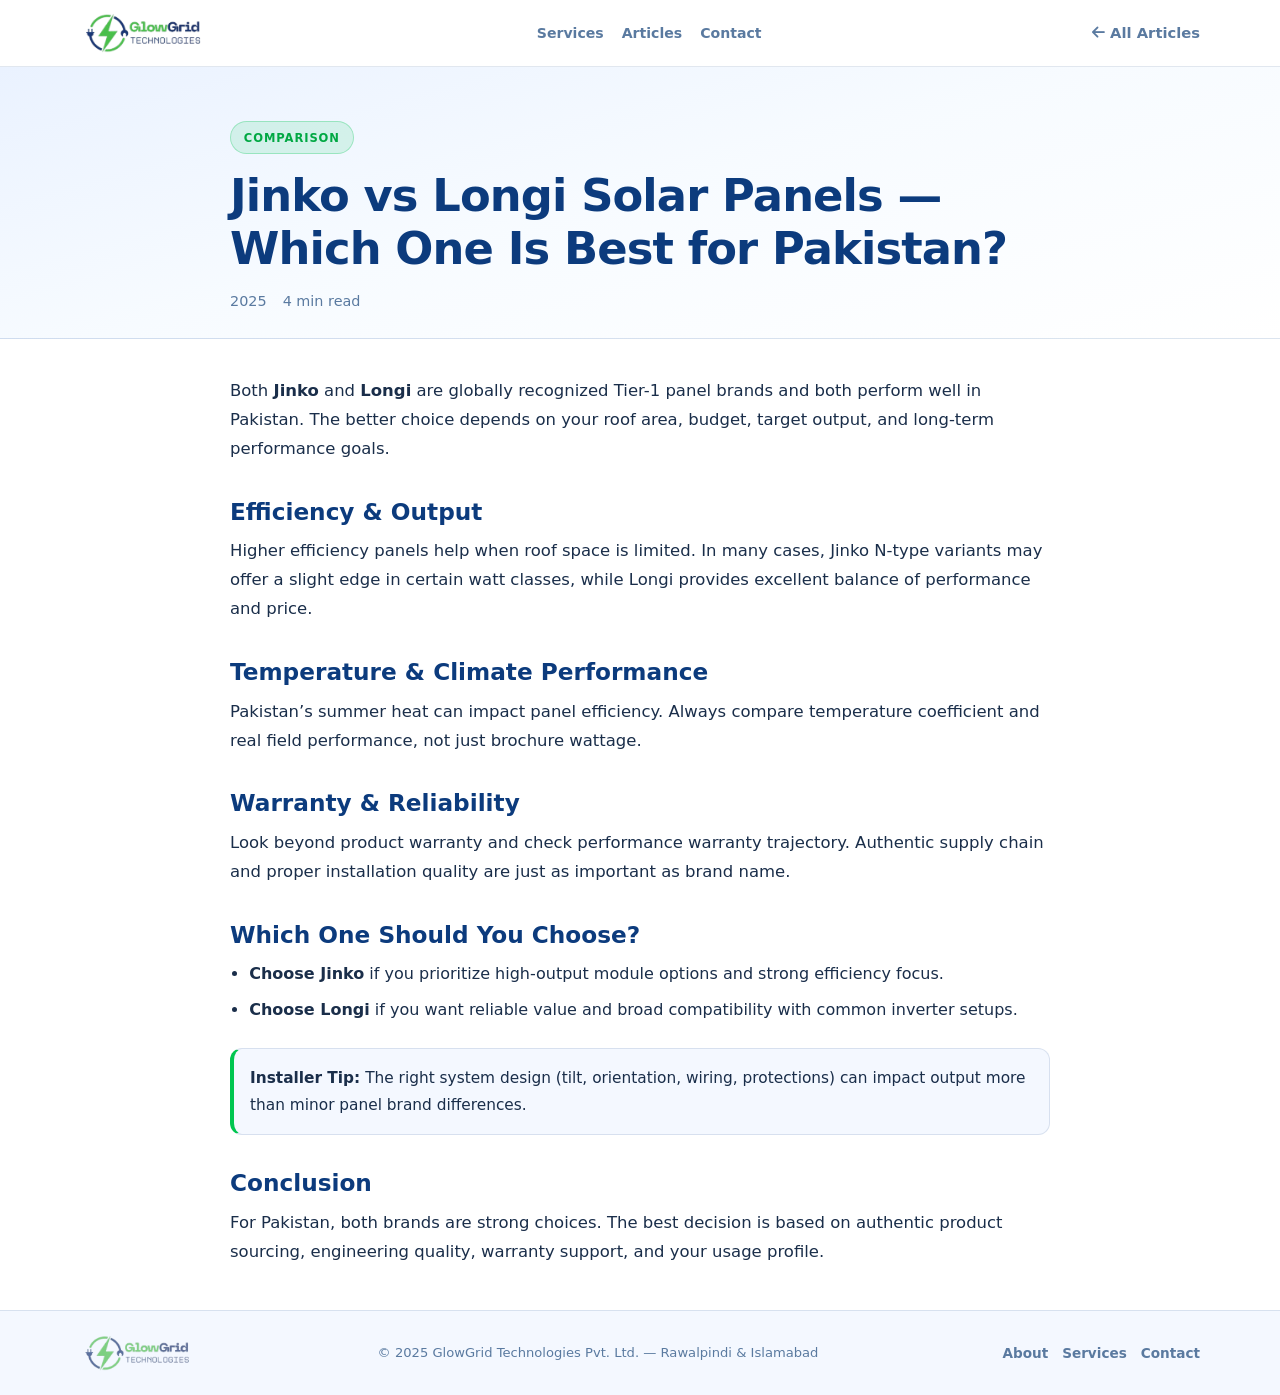
<file: jinko-vs-longi-solar-panels-which-one-is-best-for-pakistan.html>
<!DOCTYPE html>
<html lang="en">
<head>
  <meta charset="UTF-8" />
  <meta name="viewport" content="width=device-width, initial-scale=1.0" />
  <title>Jinko vs Longi Solar Panels — Which One Is Best for Pakistan? | GlowGrid</title>
  <meta name="description" content="Compare Jinko vs Longi solar panels for Pakistan: efficiency, reliability, warranty, heat performance, and which brand suits residential or commercial systems." />
  <link rel="canonical" href="https://glowgridtechnologies.com/blog/jinko-vs-longi-solar-panels-which-one-is-best-for-pakistan.html" />
    <link href="https://cdnjs.cloudflare.com/ajax/libs/font-awesome/6.5.0/css/all.min.css" rel="stylesheet">
  <link rel="stylesheet" href="blog.css">
  <style>
    .topbar-nav { display:flex; gap:18px; align-items:center; }
    .topbar-nav a { font-size:0.88rem; font-weight:600; color:var(--muted); transition:color 0.2s; }
    .topbar-nav a:hover { color:var(--primary); }
    @media(max-width:640px) {
      .topbar-nav { display:none; }
      .topbar-inner { flex-wrap:nowrap; }
      .brand img { height:32px !important; }
      .back-link { font-size:0.8rem; white-space:nowrap; }
    }
  </style>
</head>
<body>
  <header class="topbar">
    <div class="container topbar-inner">
      <a class="brand" href="../index.html">
        <img src="../cropped-GlowGrid-1.png" alt="GlowGrid Technologies" style="height:40px;width:auto;">
      </a>
      <nav class="topbar-nav">
        <a href="../index.html#services">Services</a>
        <a href="../index.html#blog">Articles</a>
        <a href="../index.html#contact">Contact</a>
      </nav>
      <a class="back-link" href="../index.html#blog"><i class="fas fa-arrow-left"></i> All Articles</a>
    </div>
  </header>
<section class="hero"><div class="narrow"><span class="category">Comparison</span><h1>Jinko vs Longi Solar Panels — Which One Is Best for Pakistan?</h1><div class="meta"><span>2025</span><span>4 min read</span></div></div></section>
<main class="content"><article class="narrow">
<p>Both <strong>Jinko</strong> and <strong>Longi</strong> are globally recognized Tier-1 panel brands and both perform well in Pakistan. The better choice depends on your roof area, budget, target output, and long-term performance goals.</p>
<h2>Efficiency & Output</h2>
<p>Higher efficiency panels help when roof space is limited. In many cases, Jinko N-type variants may offer a slight edge in certain watt classes, while Longi provides excellent balance of performance and price.</p>
<h2>Temperature & Climate Performance</h2>
<p>Pakistan’s summer heat can impact panel efficiency. Always compare temperature coefficient and real field performance, not just brochure wattage.</p>
<h2>Warranty & Reliability</h2>
<p>Look beyond product warranty and check performance warranty trajectory. Authentic supply chain and proper installation quality are just as important as brand name.</p>
<h2>Which One Should You Choose?</h2>
<ul>
  <li><strong>Choose Jinko</strong> if you prioritize high-output module options and strong efficiency focus.</li>
  <li><strong>Choose Longi</strong> if you want reliable value and broad compatibility with common inverter setups.</li>
</ul>
<div class="callout"><strong>Installer Tip:</strong> The right system design (tilt, orientation, wiring, protections) can impact output more than minor panel brand differences.</div>
<h2>Conclusion</h2>
<p>For Pakistan, both brands are strong choices. The best decision is based on authentic product sourcing, engineering quality, warranty support, and your usage profile.</p>
</article></main>
  <footer class="site-footer">
    <div class="container" style="display:flex;flex-wrap:wrap;justify-content:space-between;align-items:center;gap:12px;">
      <a href="../index.html">
        <img src="../cropped-GlowGrid-1.png" alt="GlowGrid Technologies" style="height:36px;width:auto;opacity:0.7;">
      </a>
      <div style="font-size:0.82rem;">&copy; 2025 GlowGrid Technologies Pvt. Ltd. &mdash; Rawalpindi &amp; Islamabad</div>
      <div style="display:flex;gap:14px;font-size:0.85rem;">
        <a href="../index.html#about">About</a>
        <a href="../index.html#services">Services</a>
        <a href="../index.html#contact">Contact</a>
      </div>
    </div>
  </footer>
</body>
</html>
</file>
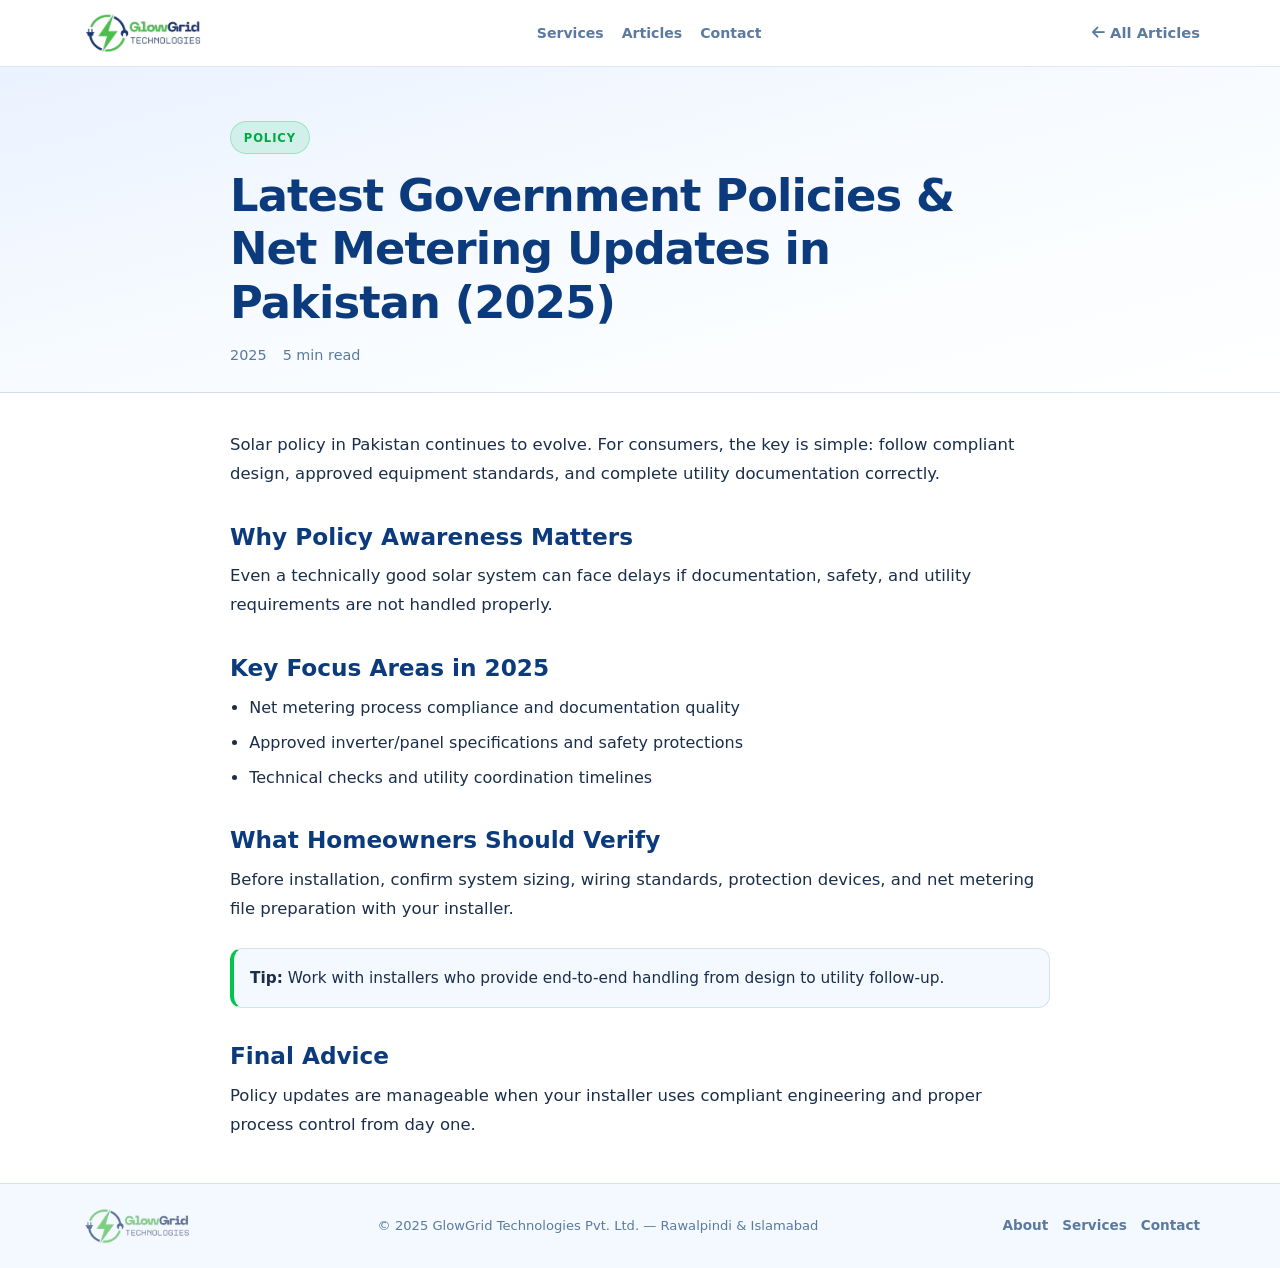
<file: latest-government-policies-and-net-metering-updates-in-pakistan-2025.html>
<!DOCTYPE html>
<html lang="en">
<head>
  <meta charset="UTF-8" />
  <meta name="viewport" content="width=device-width, initial-scale=1.0" />
  <title>Latest Government Policies & Net Metering Updates in Pakistan (2025) | GlowGrid</title>
  <meta name="description" content="Understand the latest 2025 solar and net metering policy environment in Pakistan, including compliance, approvals, and what consumers should check before installation." />
  <link rel="canonical" href="https://glowgridtechnologies.com/blog/latest-government-policies-and-net-metering-updates-in-pakistan-2025.html" />
    <link href="https://cdnjs.cloudflare.com/ajax/libs/font-awesome/6.5.0/css/all.min.css" rel="stylesheet">
  <link rel="stylesheet" href="blog.css">
  <style>
    .topbar-nav { display:flex; gap:18px; align-items:center; }
    .topbar-nav a { font-size:0.88rem; font-weight:600; color:var(--muted); transition:color 0.2s; }
    .topbar-nav a:hover { color:var(--primary); }
    @media(max-width:640px) {
      .topbar-nav { display:none; }
      .topbar-inner { flex-wrap:nowrap; }
      .brand img { height:32px !important; }
      .back-link { font-size:0.8rem; white-space:nowrap; }
    }
  </style>
</head>
<body>
  <header class="topbar">
    <div class="container topbar-inner">
      <a class="brand" href="../index.html">
        <img src="../cropped-GlowGrid-1.png" alt="GlowGrid Technologies" style="height:40px;width:auto;">
      </a>
      <nav class="topbar-nav">
        <a href="../index.html#services">Services</a>
        <a href="../index.html#blog">Articles</a>
        <a href="../index.html#contact">Contact</a>
      </nav>
      <a class="back-link" href="../index.html#blog"><i class="fas fa-arrow-left"></i> All Articles</a>
    </div>
  </header>
<section class="hero"><div class="narrow"><span class="category">Policy</span><h1>Latest Government Policies & Net Metering Updates in Pakistan (2025)</h1><div class="meta"><span>2025</span><span>5 min read</span></div></div></section>
<main class="content"><article class="narrow">
<p>Solar policy in Pakistan continues to evolve. For consumers, the key is simple: follow compliant design, approved equipment standards, and complete utility documentation correctly.</p>
<h2>Why Policy Awareness Matters</h2>
<p>Even a technically good solar system can face delays if documentation, safety, and utility requirements are not handled properly.</p>
<h2>Key Focus Areas in 2025</h2>
<ul>
  <li>Net metering process compliance and documentation quality</li>
  <li>Approved inverter/panel specifications and safety protections</li>
  <li>Technical checks and utility coordination timelines</li>
</ul>
<h2>What Homeowners Should Verify</h2>
<p>Before installation, confirm system sizing, wiring standards, protection devices, and net metering file preparation with your installer.</p>
<div class="callout"><strong>Tip:</strong> Work with installers who provide end-to-end handling from design to utility follow-up.</div>
<h2>Final Advice</h2>
<p>Policy updates are manageable when your installer uses compliant engineering and proper process control from day one.</p>
</article></main>
  <footer class="site-footer">
    <div class="container" style="display:flex;flex-wrap:wrap;justify-content:space-between;align-items:center;gap:12px;">
      <a href="../index.html">
        <img src="../cropped-GlowGrid-1.png" alt="GlowGrid Technologies" style="height:36px;width:auto;opacity:0.7;">
      </a>
      <div style="font-size:0.82rem;">&copy; 2025 GlowGrid Technologies Pvt. Ltd. &mdash; Rawalpindi &amp; Islamabad</div>
      <div style="display:flex;gap:14px;font-size:0.85rem;">
        <a href="../index.html#about">About</a>
        <a href="../index.html#services">Services</a>
        <a href="../index.html#contact">Contact</a>
      </div>
    </div>
  </footer>
</body>
</html>
</file>
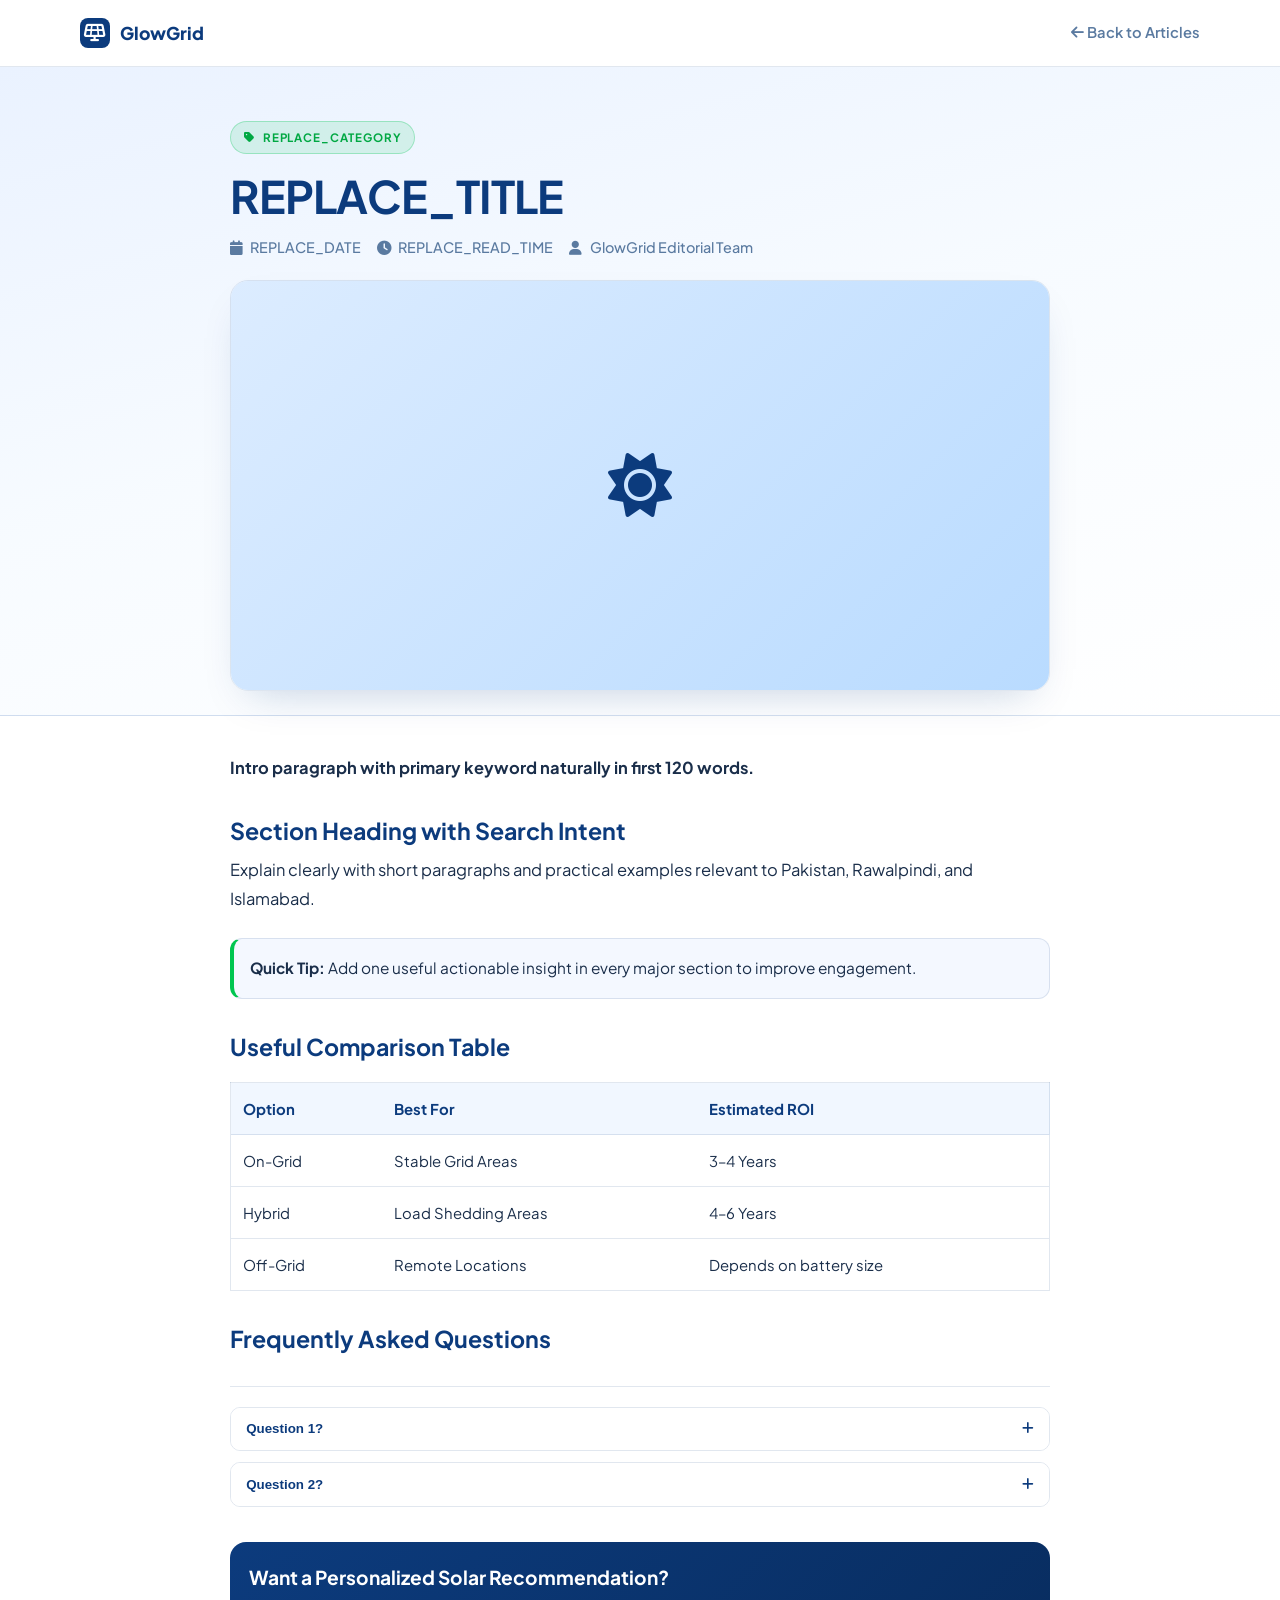
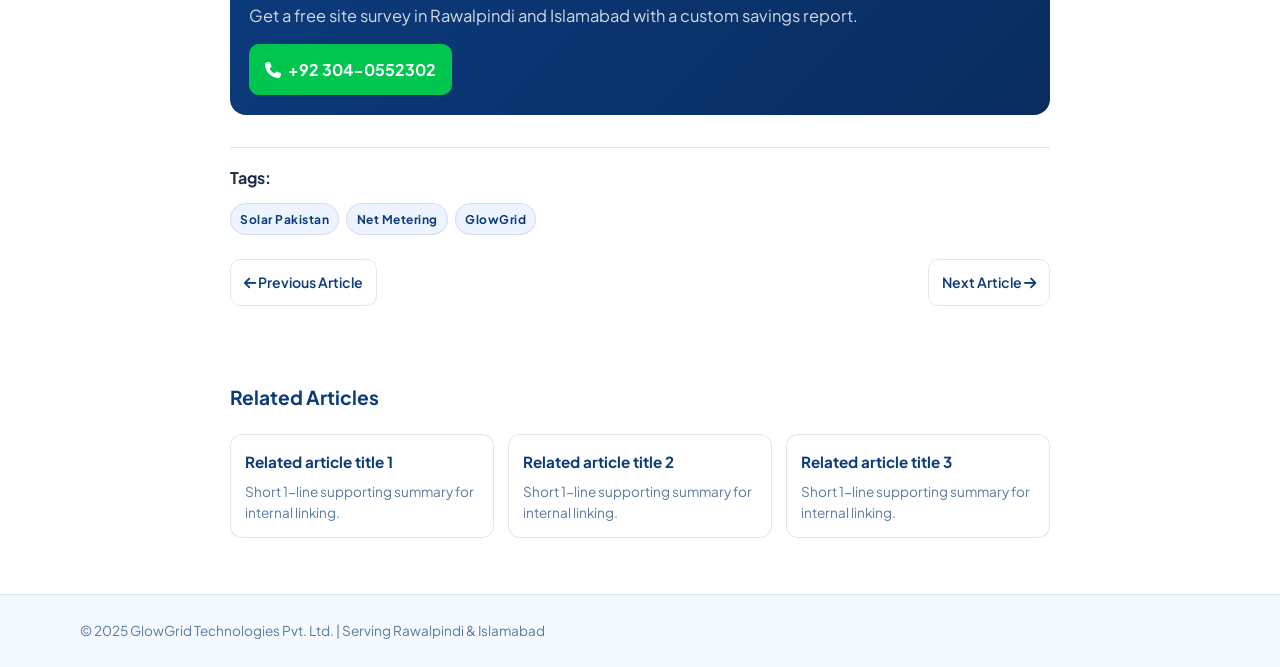
<file: post-template.html>
<!DOCTYPE html>
<html lang="en">
<head>
  <meta charset="UTF-8" />
  <meta name="viewport" content="width=device-width, initial-scale=1.0" />

  <!-- Primary SEO -->
  <title>REPLACE_TITLE | GlowGrid Technologies</title>
  <meta name="description" content="REPLACE_META_DESCRIPTION" />
  <meta name="keywords" content="solar energy Pakistan, net metering Pakistan, solar panels Islamabad, solar panels Rawalpindi, GlowGrid Technologies" />
  <meta name="author" content="GlowGrid Editorial Team" />
  <link rel="canonical" href="https://glowgridtechnologies.com/blog/REPLACE_SLUG.html" />

  <!-- Open Graph -->
  <meta property="og:type" content="article" />
  <meta property="og:title" content="REPLACE_TITLE" />
  <meta property="og:description" content="REPLACE_META_DESCRIPTION" />
  <meta property="og:url" content="https://glowgridtechnologies.com/blog/REPLACE_SLUG.html" />
  <meta property="og:site_name" content="GlowGrid Technologies" />
  <meta property="og:image" content="https://glowgridtechnologies.com/assets/blog/REPLACE_IMAGE.jpg" />

  <!-- Twitter -->
  <meta name="twitter:card" content="summary_large_image" />
  <meta name="twitter:title" content="REPLACE_TITLE" />
  <meta name="twitter:description" content="REPLACE_META_DESCRIPTION" />
  <meta name="twitter:image" content="https://glowgridtechnologies.com/assets/blog/REPLACE_IMAGE.jpg" />

  <link rel="preconnect" href="https://fonts.googleapis.com">
  <link rel="preconnect" href="https://fonts.gstatic.com" crossorigin>
  <link href="https://fonts.googleapis.com/css2?family=Plus+Jakarta+Sans:wght@400;500;600;700;800&display=swap" rel="stylesheet">
  <link href="https://cdnjs.cloudflare.com/ajax/libs/font-awesome/6.5.0/css/all.min.css" rel="stylesheet">
  <link rel="stylesheet" href="blog.css">

  <!-- Schema.org -->
  <script type="application/ld+json">
  {
    "@context":"https://schema.org",
    "@type":"BlogPosting",
    "headline":"REPLACE_TITLE",
    "description":"REPLACE_META_DESCRIPTION",
    "image":"https://glowgridtechnologies.com/assets/blog/REPLACE_IMAGE.jpg",
    "author":{"@type":"Organization","name":"GlowGrid Technologies"},
    "publisher":{
      "@type":"Organization",
      "name":"GlowGrid Technologies",
      "logo":{"@type":"ImageObject","url":"https://glowgridtechnologies.com/assets/logo.png"}
    },
    "datePublished":"2025-01-01",
    "dateModified":"2026-04-16",
    "mainEntityOfPage":{"@type":"WebPage","@id":"https://glowgridtechnologies.com/blog/REPLACE_SLUG.html"}
  }
  </script>
</head>
<body>
  <header class="topbar">
    <div class="container topbar-inner">
      <a class="brand" href="../glowgrid_enhanced.html">
        <i class="fas fa-solar-panel"></i> GlowGrid
      </a>
      <a class="back-link" href="../glowgrid_enhanced.html#blog"><i class="fas fa-arrow-left"></i> Back to Articles</a>
    </div>
  </header>

  <section class="hero">
    <div class="narrow">
      <span class="category"><i class="fas fa-tag"></i> REPLACE_CATEGORY</span>
      <h1>REPLACE_TITLE</h1>
      <div class="meta">
        <span><i class="fas fa-calendar"></i> REPLACE_DATE</span>
        <span><i class="fas fa-clock"></i> REPLACE_READ_TIME</span>
        <span><i class="fas fa-user"></i> GlowGrid Editorial Team</span>
      </div>

      <!-- Option A: real image -->
      <!-- <div class="feature-image-wrap"><img class="feature-image" src="../assets/blog/REPLACE_IMAGE.jpg" alt="REPLACE_ALT_TEXT"></div> -->

      <!-- Option B: placeholder gradient icon -->
      <div class="feature-image-wrap">
        <div class="feature-placeholder"><i class="fas fa-sun"></i></div>
      </div>
    </div>
  </section>

  <main class="content">
    <article class="narrow">
      <p><strong>Intro paragraph with primary keyword naturally in first 120 words.</strong></p>

      <h2>Section Heading with Search Intent</h2>
      <p>Explain clearly with short paragraphs and practical examples relevant to Pakistan, Rawalpindi, and Islamabad.</p>

      <div class="callout">
        <strong>Quick Tip:</strong> Add one useful actionable insight in every major section to improve engagement.
      </div>

      <h2>Useful Comparison Table</h2>
      <div class="table-wrap">
        <table>
          <thead>
            <tr><th>Option</th><th>Best For</th><th>Estimated ROI</th></tr>
          </thead>
          <tbody>
            <tr><td>On-Grid</td><td>Stable Grid Areas</td><td>3–4 Years</td></tr>
            <tr><td>Hybrid</td><td>Load Shedding Areas</td><td>4–6 Years</td></tr>
            <tr><td>Off-Grid</td><td>Remote Locations</td><td>Depends on battery size</td></tr>
          </tbody>
        </table>
      </div>

      <h2>Frequently Asked Questions</h2>
      <section class="faq" aria-label="FAQ">
        <div class="faq-item">
          <button class="faq-q" type="button">Question 1? <i class="fas fa-plus"></i></button>
          <div class="faq-a">Answer in 2–4 concise lines with local context.</div>
        </div>
        <div class="faq-item">
          <button class="faq-q" type="button">Question 2? <i class="fas fa-plus"></i></button>
          <div class="faq-a">Answer with practical recommendation and realistic expectation.</div>
        </div>
      </section>

      <div class="cta">
        <h3>Want a Personalized Solar Recommendation?</h3>
        <p>Get a free site survey in Rawalpindi and Islamabad with a custom savings report.</p>
        <a class="btn" href="tel:+923040552302"><i class="fas fa-phone"></i> +92 304-0552302</a>
      </div>

      <div class="post-footer">
        <strong>Tags:</strong>
        <div class="tags">
          <span class="tag">Solar Pakistan</span>
          <span class="tag">Net Metering</span>
          <span class="tag">GlowGrid</span>
        </div>

        <nav class="bottom-nav" aria-label="Post navigation">
          <a href="previous-post.html"><i class="fas fa-arrow-left"></i> Previous Article</a>
          <a href="next-post.html">Next Article <i class="fas fa-arrow-right"></i></a>
        </nav>
      </div>
    </article>
  </main>

  <section class="related">
    <div class="narrow">
      <h3>Related Articles</h3>
      <div class="related-grid">
        <a class="related-card" href="related-1.html">
          <h4>Related article title 1</h4>
          <p>Short 1-line supporting summary for internal linking.</p>
        </a>
        <a class="related-card" href="related-2.html">
          <h4>Related article title 2</h4>
          <p>Short 1-line supporting summary for internal linking.</p>
        </a>
        <a class="related-card" href="related-3.html">
          <h4>Related article title 3</h4>
          <p>Short 1-line supporting summary for internal linking.</p>
        </a>
      </div>
    </div>
  </section>

  <footer class="site-footer">
    <div class="container">
      © 2025 GlowGrid Technologies Pvt. Ltd. | Serving Rawalpindi & Islamabad
    </div>
  </footer>

  <script>
    document.querySelectorAll('.faq-q').forEach(btn=>{
      btn.addEventListener('click',()=>{
        const item=btn.closest('.faq-item');
        item.classList.toggle('open');
        const icon=btn.querySelector('i');
        icon.classList.toggle('fa-plus');
        icon.classList.toggle('fa-minus');
      });
    });
  </script>
</body>
</html>
</file>
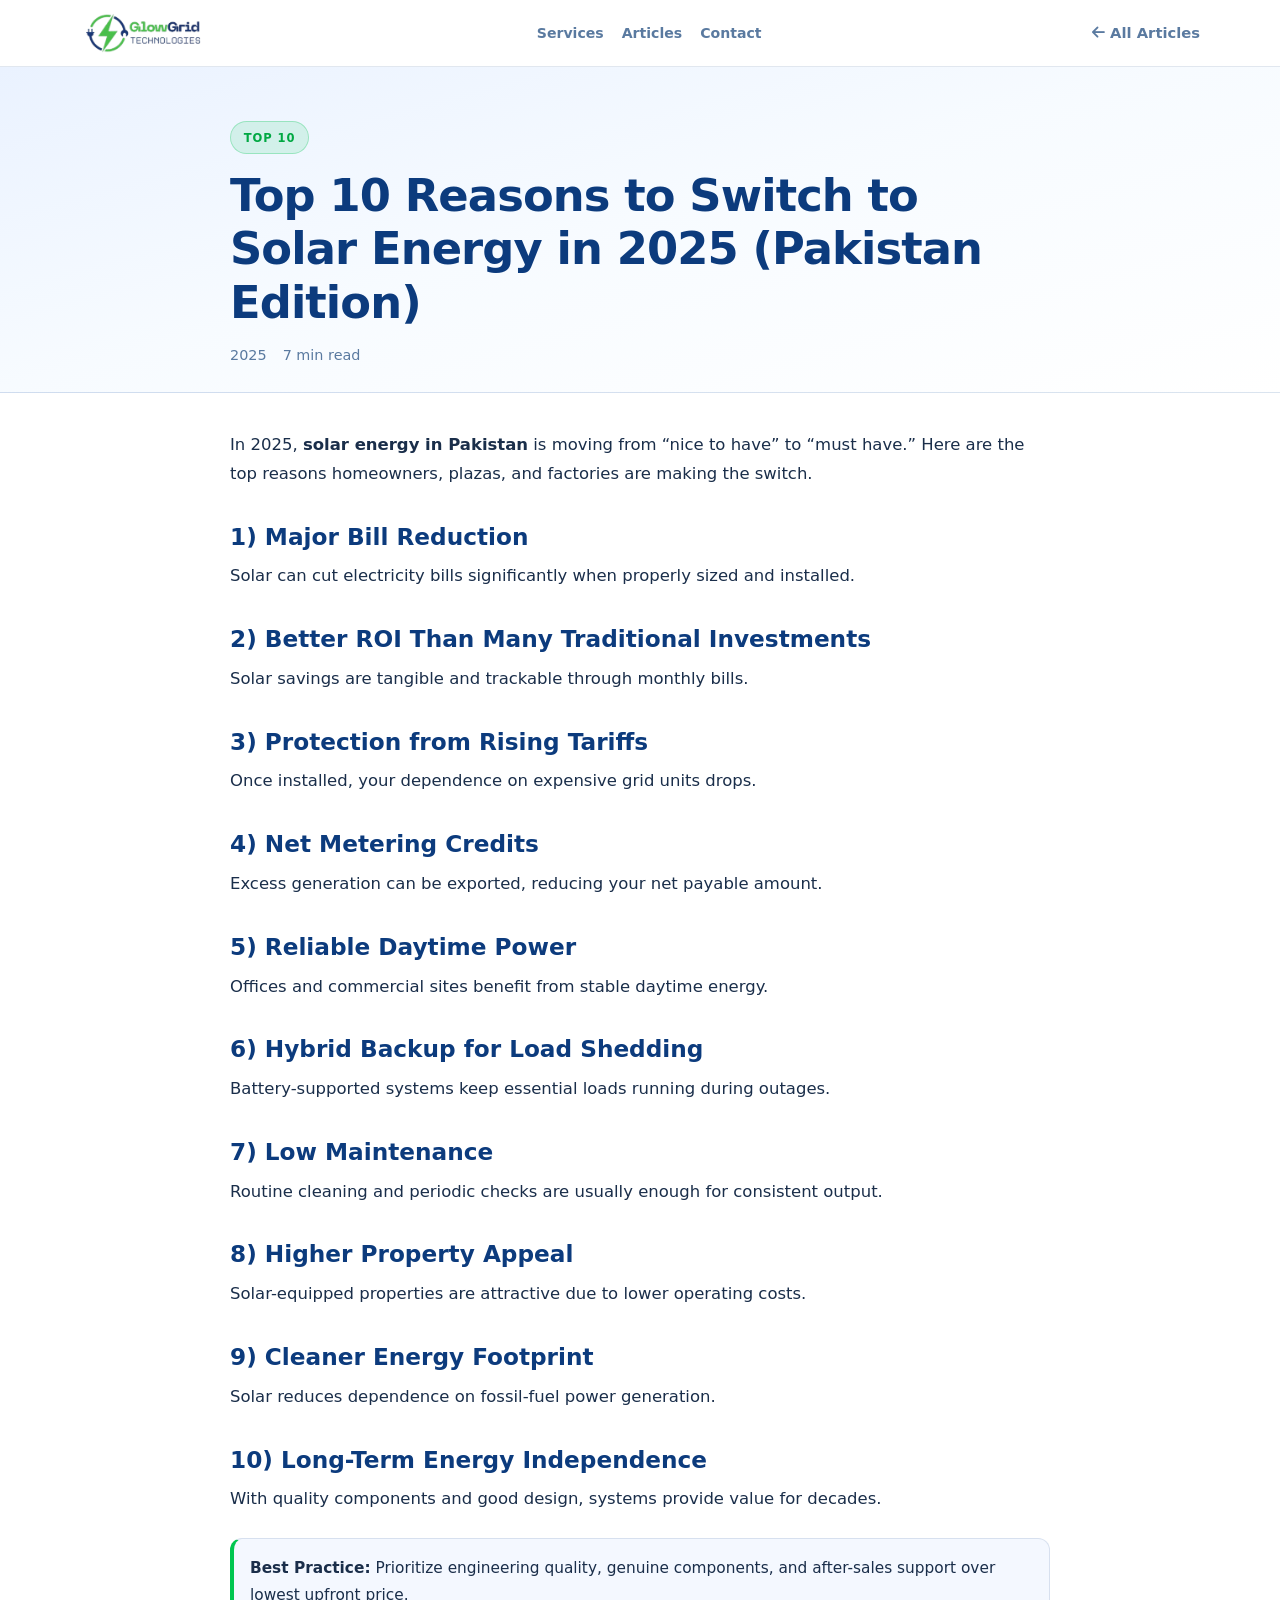
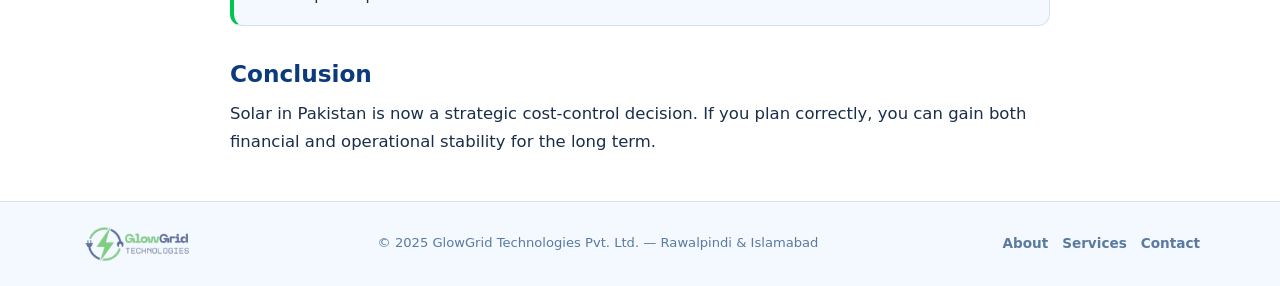
<file: top-10-reasons-to-switch-to-solar-energy-in-2025-pakistan-edition.html>
<!DOCTYPE html>
<html lang="en">
<head>
  <meta charset="UTF-8" />
  <meta name="viewport" content="width=device-width, initial-scale=1.0" />
  <title>Top 10 Reasons to Switch to Solar Energy in 2025 (Pakistan Edition) | GlowGrid</title>
  <meta name="description" content="Explore the top 10 reasons Pakistan homeowners and businesses are switching to solar in 2025, from bill savings and backup power to better ROI and sustainability." />
  <link rel="canonical" href="https://glowgridtechnologies.com/blog/top-10-reasons-to-switch-to-solar-energy-in-2025-pakistan-edition.html" />
    <link href="https://cdnjs.cloudflare.com/ajax/libs/font-awesome/6.5.0/css/all.min.css" rel="stylesheet">
  <link rel="stylesheet" href="blog.css">
  <style>
    .topbar-nav { display:flex; gap:18px; align-items:center; }
    .topbar-nav a { font-size:0.88rem; font-weight:600; color:var(--muted); transition:color 0.2s; }
    .topbar-nav a:hover { color:var(--primary); }
    @media(max-width:640px) {
      .topbar-nav { display:none; }
      .topbar-inner { flex-wrap:nowrap; }
      .brand img { height:32px !important; }
      .back-link { font-size:0.8rem; white-space:nowrap; }
    }
  </style>
</head>
<body>
  <header class="topbar">
    <div class="container topbar-inner">
      <a class="brand" href="../index.html">
        <img src="../cropped-GlowGrid-1.png" alt="GlowGrid Technologies" style="height:40px;width:auto;">
      </a>
      <nav class="topbar-nav">
        <a href="../index.html#services">Services</a>
        <a href="../index.html#blog">Articles</a>
        <a href="../index.html#contact">Contact</a>
      </nav>
      <a class="back-link" href="../index.html#blog"><i class="fas fa-arrow-left"></i> All Articles</a>
    </div>
  </header>
<section class="hero"><div class="narrow"><span class="category">Top 10</span><h1>Top 10 Reasons to Switch to Solar Energy in 2025 (Pakistan Edition)</h1><div class="meta"><span>2025</span><span>7 min read</span></div></div></section>
<main class="content"><article class="narrow">
<p>In 2025, <strong>solar energy in Pakistan</strong> is moving from “nice to have” to “must have.” Here are the top reasons homeowners, plazas, and factories are making the switch.</p>
<h2>1) Major Bill Reduction</h2><p>Solar can cut electricity bills significantly when properly sized and installed.</p>
<h2>2) Better ROI Than Many Traditional Investments</h2><p>Solar savings are tangible and trackable through monthly bills.</p>
<h2>3) Protection from Rising Tariffs</h2><p>Once installed, your dependence on expensive grid units drops.</p>
<h2>4) Net Metering Credits</h2><p>Excess generation can be exported, reducing your net payable amount.</p>
<h2>5) Reliable Daytime Power</h2><p>Offices and commercial sites benefit from stable daytime energy.</p>
<h2>6) Hybrid Backup for Load Shedding</h2><p>Battery-supported systems keep essential loads running during outages.</p>
<h2>7) Low Maintenance</h2><p>Routine cleaning and periodic checks are usually enough for consistent output.</p>
<h2>8) Higher Property Appeal</h2><p>Solar-equipped properties are attractive due to lower operating costs.</p>
<h2>9) Cleaner Energy Footprint</h2><p>Solar reduces dependence on fossil-fuel power generation.</p>
<h2>10) Long-Term Energy Independence</h2><p>With quality components and good design, systems provide value for decades.</p>
<div class="callout"><strong>Best Practice:</strong> Prioritize engineering quality, genuine components, and after-sales support over lowest upfront price.</div>
<h2>Conclusion</h2>
<p>Solar in Pakistan is now a strategic cost-control decision. If you plan correctly, you can gain both financial and operational stability for the long term.</p>
</article></main>
  <footer class="site-footer">
    <div class="container" style="display:flex;flex-wrap:wrap;justify-content:space-between;align-items:center;gap:12px;">
      <a href="../index.html">
        <img src="../cropped-GlowGrid-1.png" alt="GlowGrid Technologies" style="height:36px;width:auto;opacity:0.7;">
      </a>
      <div style="font-size:0.82rem;">&copy; 2025 GlowGrid Technologies Pvt. Ltd. &mdash; Rawalpindi &amp; Islamabad</div>
      <div style="display:flex;gap:14px;font-size:0.85rem;">
        <a href="../index.html#about">About</a>
        <a href="../index.html#services">Services</a>
        <a href="../index.html#contact">Contact</a>
      </div>
    </div>
  </footer>
</body>
</html>
</file>
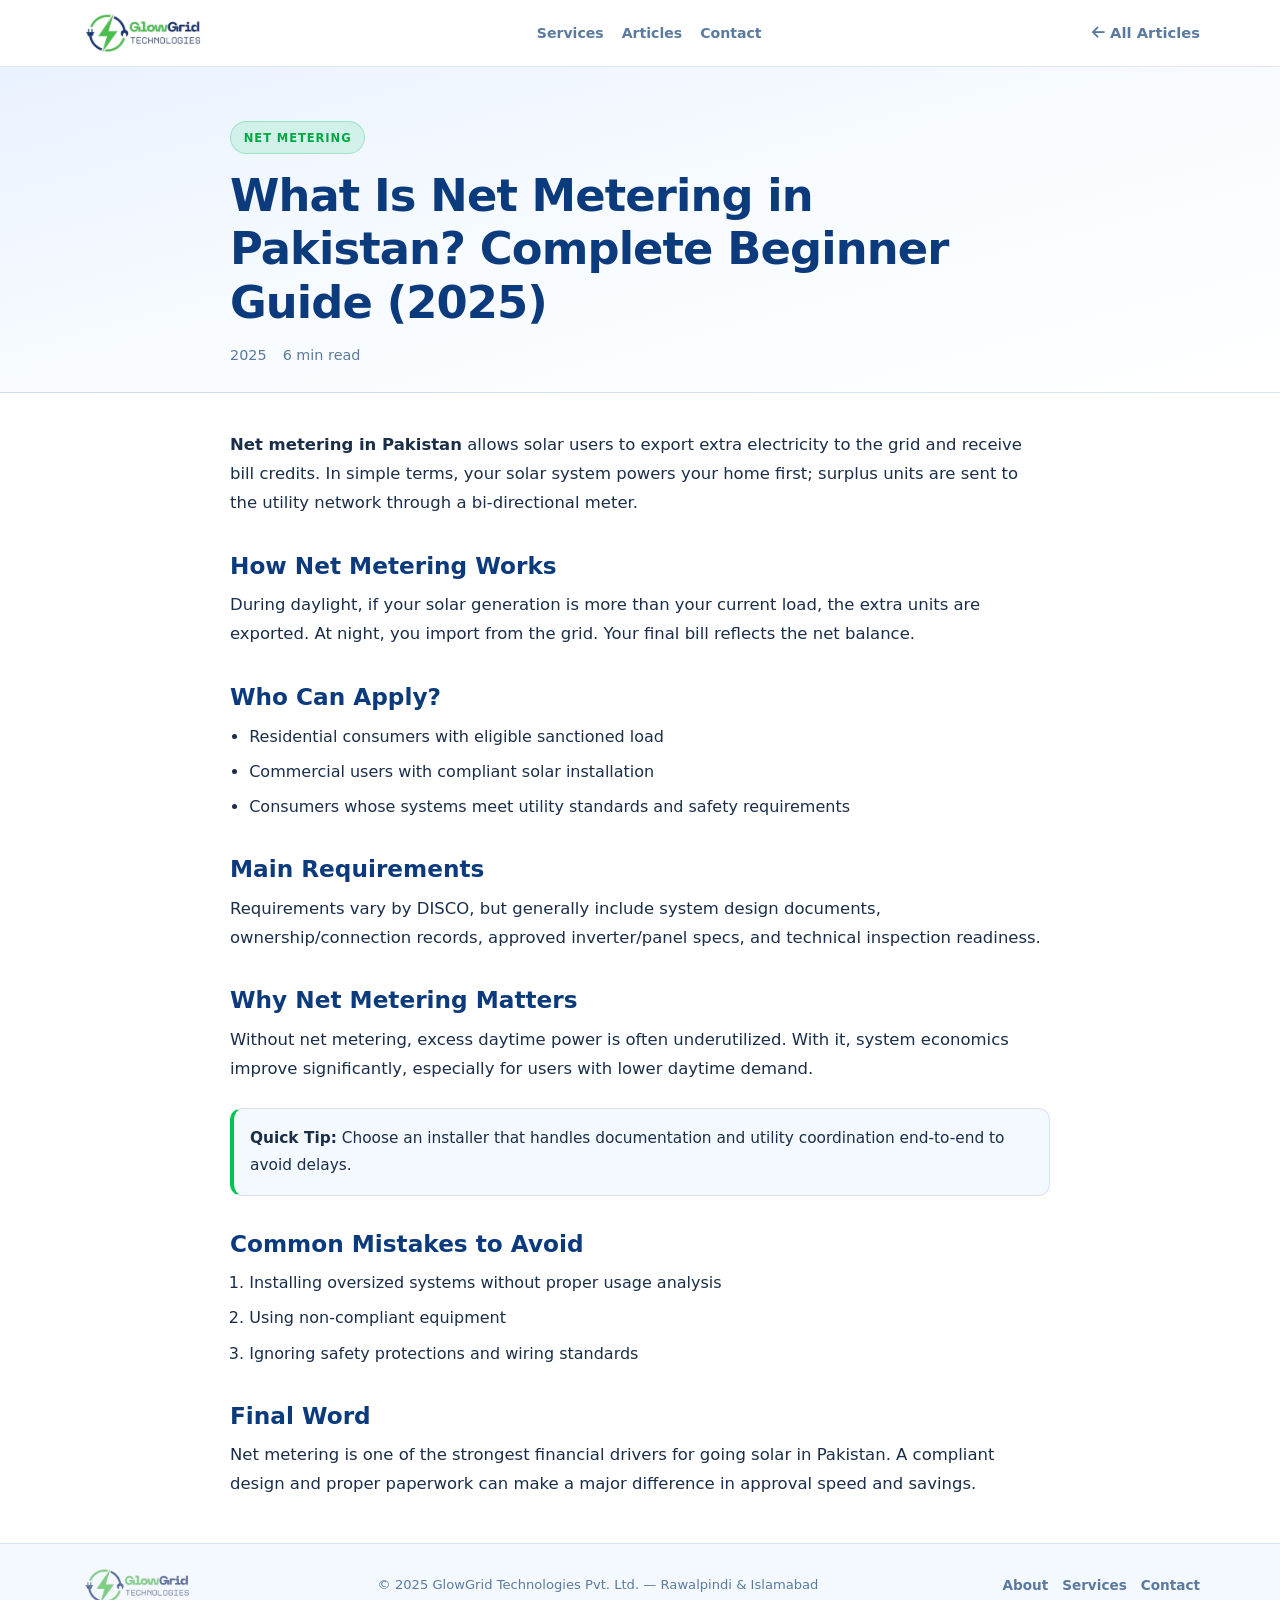
<file: what-is-net-metering-in-pakistan-complete-beginner-guide-2025.html>
<!DOCTYPE html>
<html lang="en">
<head>
  <meta charset="UTF-8" />
  <meta name="viewport" content="width=device-width, initial-scale=1.0" />
  <title>What Is Net Metering in Pakistan? Complete Beginner Guide (2025) | GlowGrid</title>
  <meta name="description" content="Learn how net metering in Pakistan works in 2025, who is eligible, required documents, and how homeowners and businesses can reduce electricity bills." />
  <link rel="canonical" href="https://glowgridtechnologies.com/blog/what-is-net-metering-in-pakistan-complete-beginner-guide-2025.html" />
    <link href="https://cdnjs.cloudflare.com/ajax/libs/font-awesome/6.5.0/css/all.min.css" rel="stylesheet">
  <link rel="stylesheet" href="blog.css">
  <style>
    .topbar-nav { display:flex; gap:18px; align-items:center; }
    .topbar-nav a { font-size:0.88rem; font-weight:600; color:var(--muted); transition:color 0.2s; }
    .topbar-nav a:hover { color:var(--primary); }
    @media(max-width:640px) {
      .topbar-nav { display:none; }
      .topbar-inner { flex-wrap:nowrap; }
      .brand img { height:32px !important; }
      .back-link { font-size:0.8rem; white-space:nowrap; }
    }
  </style>
</head>
<body>
  <header class="topbar">
    <div class="container topbar-inner">
      <a class="brand" href="../index.html">
        <img src="../cropped-GlowGrid-1.png" alt="GlowGrid Technologies" style="height:40px;width:auto;">
      </a>
      <nav class="topbar-nav">
        <a href="../index.html#services">Services</a>
        <a href="../index.html#blog">Articles</a>
        <a href="../index.html#contact">Contact</a>
      </nav>
      <a class="back-link" href="../index.html#blog"><i class="fas fa-arrow-left"></i> All Articles</a>
    </div>
  </header>
<section class="hero"><div class="narrow"><span class="category">Net Metering</span><h1>What Is Net Metering in Pakistan? Complete Beginner Guide (2025)</h1><div class="meta"><span>2025</span><span>6 min read</span></div></div></section>
<main class="content"><article class="narrow">
<p><strong>Net metering in Pakistan</strong> allows solar users to export extra electricity to the grid and receive bill credits. In simple terms, your solar system powers your home first; surplus units are sent to the utility network through a bi-directional meter.</p>
<h2>How Net Metering Works</h2>
<p>During daylight, if your solar generation is more than your current load, the extra units are exported. At night, you import from the grid. Your final bill reflects the net balance.</p>
<h2>Who Can Apply?</h2>
<ul>
  <li>Residential consumers with eligible sanctioned load</li>
  <li>Commercial users with compliant solar installation</li>
  <li>Consumers whose systems meet utility standards and safety requirements</li>
</ul>
<h2>Main Requirements</h2>
<p>Requirements vary by DISCO, but generally include system design documents, ownership/connection records, approved inverter/panel specs, and technical inspection readiness.</p>
<h2>Why Net Metering Matters</h2>
<p>Without net metering, excess daytime power is often underutilized. With it, system economics improve significantly, especially for users with lower daytime demand.</p>
<div class="callout"><strong>Quick Tip:</strong> Choose an installer that handles documentation and utility coordination end-to-end to avoid delays.</div>
<h2>Common Mistakes to Avoid</h2>
<ol>
  <li>Installing oversized systems without proper usage analysis</li>
  <li>Using non-compliant equipment</li>
  <li>Ignoring safety protections and wiring standards</li>
</ol>
<h2>Final Word</h2>
<p>Net metering is one of the strongest financial drivers for going solar in Pakistan. A compliant design and proper paperwork can make a major difference in approval speed and savings.</p>
</article></main>
  <footer class="site-footer">
    <div class="container" style="display:flex;flex-wrap:wrap;justify-content:space-between;align-items:center;gap:12px;">
      <a href="../index.html">
        <img src="../cropped-GlowGrid-1.png" alt="GlowGrid Technologies" style="height:36px;width:auto;opacity:0.7;">
      </a>
      <div style="font-size:0.82rem;">&copy; 2025 GlowGrid Technologies Pvt. Ltd. &mdash; Rawalpindi &amp; Islamabad</div>
      <div style="display:flex;gap:14px;font-size:0.85rem;">
        <a href="../index.html#about">About</a>
        <a href="../index.html#services">Services</a>
        <a href="../index.html#contact">Contact</a>
      </div>
    </div>
  </footer>
</body>
</html>
</file>
<file: blog.css>
:root{
  --primary:#0C3B7D;
  --primary-dark:#082c5e;
  --accent:#00C650;
  --accent-dark:#00a843;
  --text:#1a2e4a;
  --muted:#5a7aa0;
  --bg:#ffffff;
  --bg-soft:#f4f8ff;
  --border:rgba(12,59,125,0.12);
  --shadow:0 18px 40px -20px rgba(12,59,125,0.25);
}
*{box-sizing:border-box}
html{scroll-behavior:smooth}
body{
  margin:0;
  font-family:'Plus Jakarta Sans',system-ui,-apple-system,Segoe UI,Roboto,sans-serif;
  color:var(--text);
  background:var(--bg);
  line-height:1.75;
}
img{max-width:100%;display:block}
a{color:var(--primary);text-decoration:none}
a:hover{color:var(--accent-dark)}

.container{width:min(1120px,92%);margin-inline:auto}
.narrow{width:min(820px,92%);margin-inline:auto}

.topbar{
  position:sticky;top:0;z-index:1000;
  backdrop-filter:blur(12px);
  background:rgba(255,255,255,0.88);
  border-bottom:1px solid var(--border);
}
.topbar-inner{
  display:flex;align-items:center;justify-content:space-between;
  min-height:66px;
}
.brand{
  display:flex;align-items:center;gap:.6rem;
  color:var(--primary);font-weight:800;font-size:1.1rem;
}
.brand i{
  width:30px;height:30px;border-radius:8px;
  display:grid;place-items:center;background:var(--primary);color:#fff;
}
.back-link{
  font-weight:600;font-size:.92rem;color:var(--muted)
}
.back-link:hover{color:var(--primary)}

.hero{
  background:linear-gradient(165deg,#eaf2ff 0%,#f7fbff 48%,#fff 100%);
  padding:54px 0 24px;
  border-bottom:1px solid var(--border);
}
.category{
  display:inline-flex;align-items:center;gap:.5rem;
  background:rgba(0,198,80,.12);
  color:var(--accent-dark);
  border:1px solid rgba(0,198,80,.28);
  border-radius:999px;
  padding:.35rem .8rem;
  font-size:.72rem;font-weight:700;letter-spacing:.08em;text-transform:uppercase;
}
.hero h1{
  margin:.9rem 0 .8rem;
  color:var(--primary);
  font-size:clamp(1.7rem,3.5vw,2.8rem);
  line-height:1.2;
  letter-spacing:-.02em;
}
.meta{
  display:flex;flex-wrap:wrap;gap:1rem;
  color:var(--muted);font-size:.9rem;font-weight:500;
}
.meta span{display:inline-flex;align-items:center;gap:.45rem}

.feature-image-wrap{
  margin-top:1.2rem;
  border-radius:18px;overflow:hidden;
  border:1px solid var(--border);
  box-shadow:var(--shadow);
}
.feature-image{
  aspect-ratio:16/8;
  width:100%;
  object-fit:cover;
}
.feature-placeholder{
  aspect-ratio:16/8;
  width:100%;
  display:grid;place-items:center;
  font-size:4rem;
  background:linear-gradient(135deg,#dcecff,#b9dbff);
  color:var(--primary);
}

.content{
  padding:38px 0 26px;
}
.content p{font-size:1.03rem;color:var(--text);margin:0 0 1.1rem}
.content h2{
  margin:2rem 0 .65rem;
  color:var(--primary);
  font-size:1.45rem;
  line-height:1.35;
}
.content h3{
  margin:1.6rem 0 .5rem;
  color:var(--primary-dark);
  font-size:1.18rem;
}
.content ul,.content ol{padding-left:1.2rem;margin:.2rem 0 1.1rem}
.content li{margin-bottom:.45rem}

.callout{
  margin:1.5rem 0;
  background:var(--bg-soft);
  border:1px solid var(--border);
  border-left:4px solid var(--accent);
  border-radius:12px;
  padding:1rem 1rem;
  font-size:.96rem;
}
.table-wrap{overflow:auto;margin:1.25rem 0}
table{
  width:100%;
  border-collapse:collapse;
  min-width:620px;
  border:1px solid var(--border);
}
th,td{
  padding:.78rem .72rem;
  border-bottom:1px solid var(--border);
  text-align:left;
  font-size:.93rem;
}
th{background:#f1f7ff;color:var(--primary)}

.faq{
  margin-top:2rem;
  border-top:1px solid var(--border);
  padding-top:1.2rem;
}
.faq-item{
  border:1px solid var(--border);
  border-radius:10px;
  margin-bottom:.7rem;
  overflow:hidden;
}
.faq-q{
  width:100%;text-align:left;background:#fff;border:0;
  padding:.86rem .95rem;font-weight:700;color:var(--primary);
  display:flex;justify-content:space-between;align-items:center;cursor:pointer;
}
.faq-a{
  display:none;padding:0 .95rem .95rem;color:var(--text);font-size:.95rem
}
.faq-item.open .faq-a{display:block}

.post-footer{
  margin-top:2rem;
  padding-top:1rem;
  border-top:1px solid var(--border);
}
.tags{display:flex;flex-wrap:wrap;gap:.45rem;margin:.7rem 0 0}
.tag{
  font-size:.75rem;font-weight:700;letter-spacing:.04em;
  padding:.3rem .58rem;border-radius:999px;
  background:#eef4ff;color:var(--primary);border:1px solid var(--border)
}

.cta{
  margin:2.2rem 0 1rem;
  background:linear-gradient(135deg,var(--primary),var(--primary-dark));
  border-radius:16px;
  color:#fff;
  padding:1.2rem;
}
.cta h3{color:#fff;margin:0 0 .45rem;font-size:1.2rem}
.cta p{color:rgba(255,255,255,.82);margin:0 0 .85rem}
.cta .btn{
  display:inline-flex;align-items:center;gap:.45rem;
  background:var(--accent);color:#fff;font-weight:700;
  padding:.72rem 1rem;border-radius:10px
}
.cta .btn:hover{background:var(--accent-dark);color:#fff}

.related{
  padding:30px 0 56px;
}
.related h3{color:var(--primary);font-size:1.2rem}
.related-grid{
  display:grid;grid-template-columns:repeat(3,1fr);gap:14px;
}
.related-card{
  border:1px solid var(--border);
  border-radius:12px;padding:.9rem;background:#fff;
}
.related-card h4{
  margin:.2rem 0 .5rem;
  color:var(--primary);font-size:.95rem;line-height:1.35
}
.related-card p{margin:0;color:var(--muted);font-size:.85rem;line-height:1.55}

.bottom-nav{
  display:flex;justify-content:space-between;gap:10px;
  margin-top:1.5rem;flex-wrap:wrap
}
.bottom-nav a{
  border:1px solid var(--border);
  padding:.62rem .82rem;border-radius:10px;
  font-size:.88rem;font-weight:600;color:var(--primary)
}
.bottom-nav a:hover{border-color:rgba(0,198,80,.45);color:var(--accent-dark)}

.site-footer{
  border-top:1px solid var(--border);
  padding:20px 0 30px;color:var(--muted);font-size:.85rem
}

/* Tablet */
@media (max-width:991px){
  .hero{padding:42px 0 20px}
  .content{padding:30px 0 20px}
  .related-grid{grid-template-columns:repeat(2,1fr)}
}

/* Mobile */
@media (max-width:640px){
  .topbar-inner{min-height:60px}
  .brand{font-size:1rem}
  .hero h1{font-size:1.65rem}
  .meta{gap:.65rem .9rem;font-size:.84rem}
  .content p{font-size:.98rem}
  .content h2{font-size:1.25rem}
  .content h3{font-size:1.07rem}
  .cta{padding:1rem}
  .related-grid{grid-template-columns:1fr}
}
/* ===== LOGO IN TOPBAR ===== */
.topbar-inner {
  gap: 16px;
}
.brand img {
  height: 40px;
  width: auto;
  display: block;
}
/* Make site footer look better */
.site-footer {
  background: #f4f8ff;
  border-top: 1px solid var(--border);
  padding: 24px 0;
}
.site-footer a {
  color: var(--muted);
  font-size: 0.85rem;
  font-weight: 600;
  transition: color 0.2s;
}
.site-footer a:hover { color: var(--primary); }

/* Responsive improvements for blog */
@media (max-width: 768px) {
  .related-grid { grid-template-columns: 1fr 1fr; }
  .container { padding-left: 18px; padding-right: 18px; }
  .narrow { width: 92%; }
}
@media (max-width: 480px) {
  .related-grid { grid-template-columns: 1fr; }
  .hero { padding: 36px 0 18px; }
  .hero h1 { font-size: 1.5rem; }
  .cta { padding: 1rem; }
  .bottom-nav { flex-direction: column; }
  .bottom-nav a { text-align: center; }
  .topbar-inner { min-height: 56px; }
  .brand img { height: 32px !important; }
}
</file>
